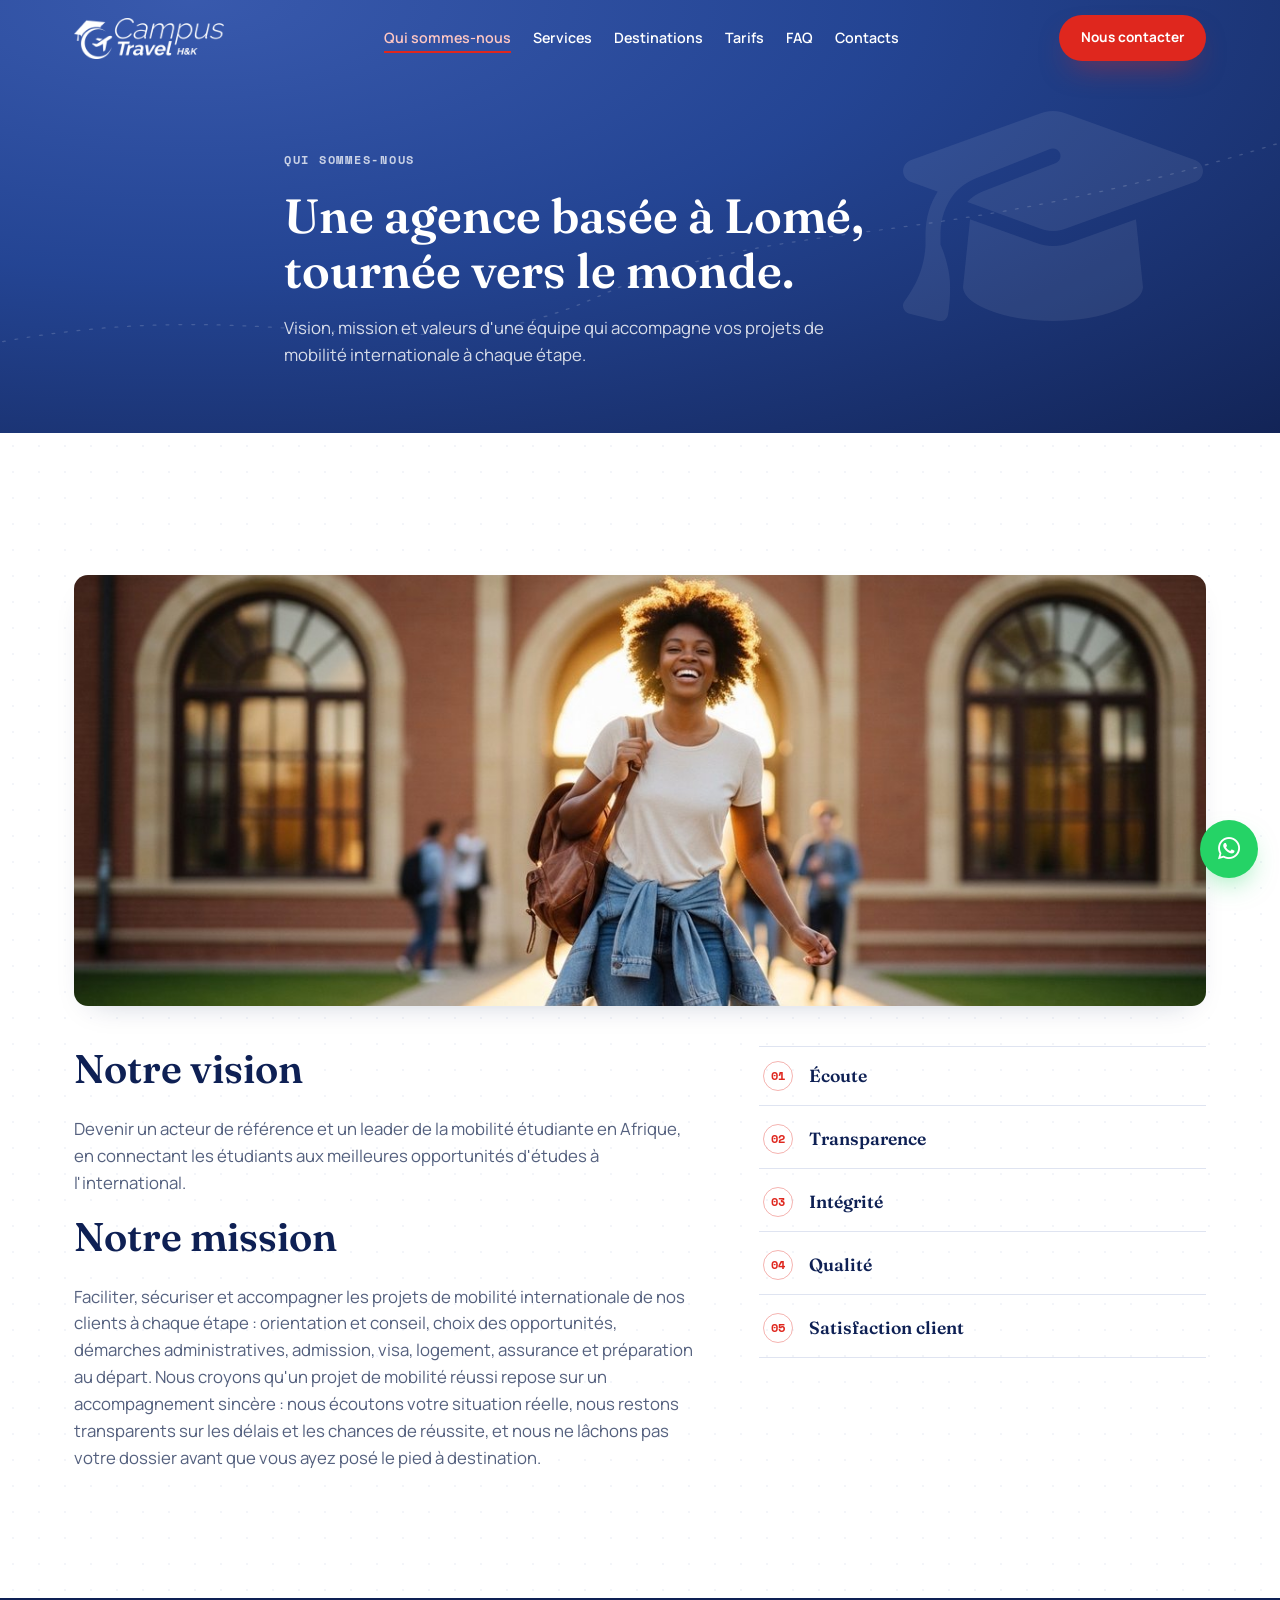
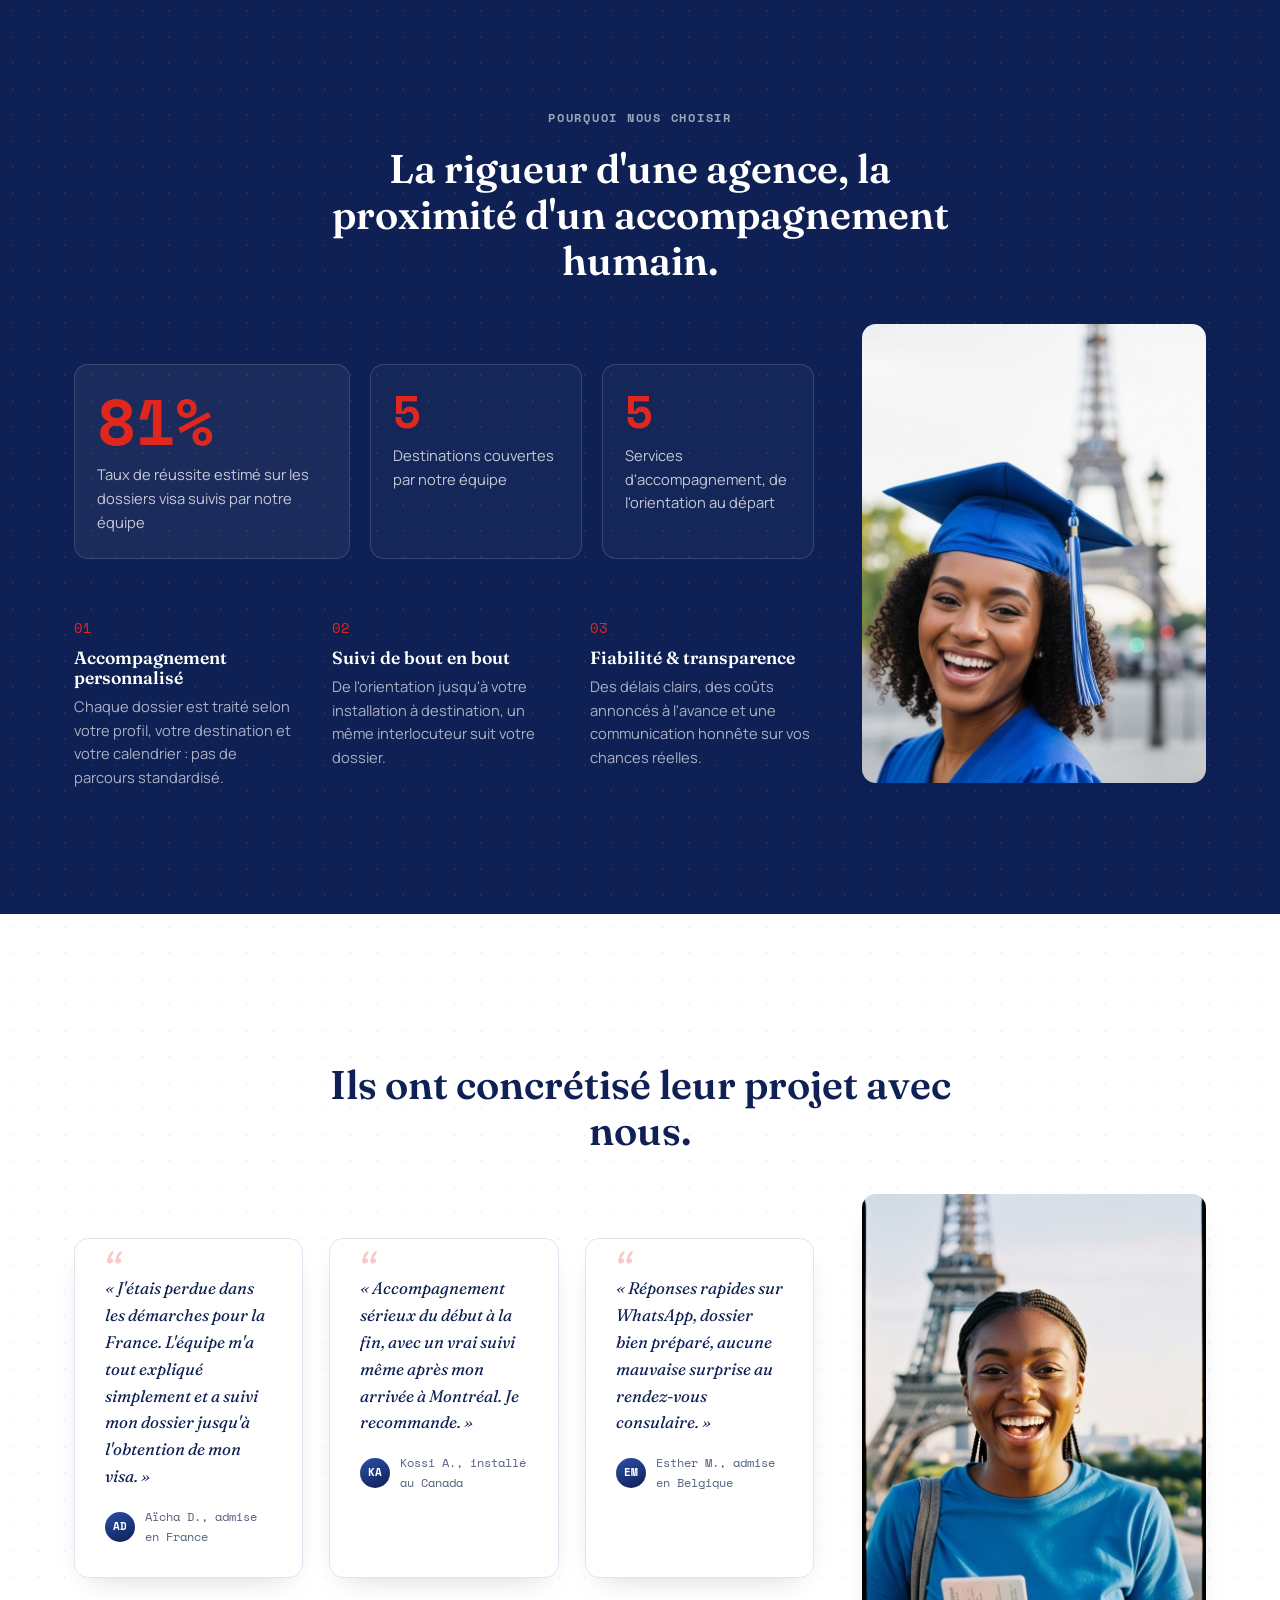
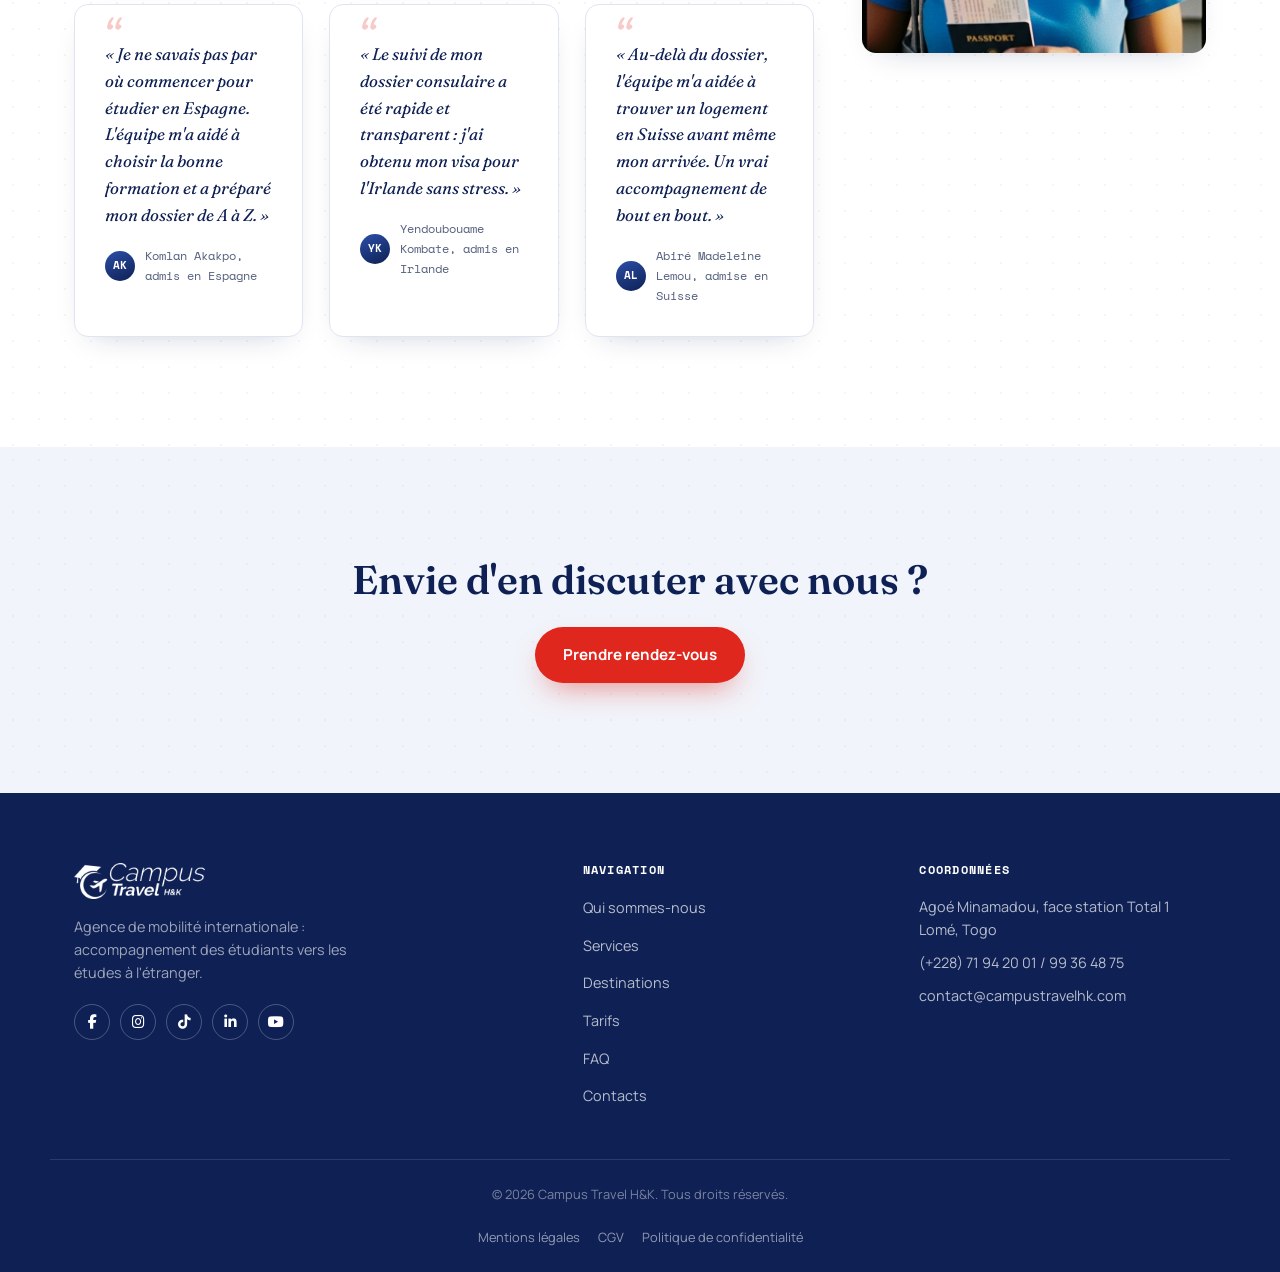
<file: a-propos.html>
<!DOCTYPE html>
<html lang="fr">
<head>
<meta charset="UTF-8">
<meta name="viewport" content="width=device-width, initial-scale=1.0">
<title>Qui sommes-nous · Campus Travel H&amp;K</title>
<meta name="description" content="Découvrez Campus Travel H&K : vision, mission, valeurs, notre taux de réussite visa et les témoignages de nos clients accompagnés vers l'étranger.">
<meta name="author" content="Campus Travel H&K">

<meta property="og:type" content="website">
<meta property="og:title" content="Qui sommes-nous · Campus Travel H&K">
<meta property="og:description" content="Vision, mission, valeurs et engagements d'une agence de mobilité internationale.">
<meta property="og:image" content="https://campustravelhk.com/assets/og-image.jpg">
<meta property="og:image:width" content="1200">
<meta property="og:image:height" content="630">
<meta property="og:locale" content="fr_FR">

<link rel="icon" type="image/png" href="assets/favicon.png">

<link rel="preconnect" href="https://fonts.googleapis.com">
<link rel="preconnect" href="https://fonts.gstatic.com" crossorigin>
<link href="https://fonts.googleapis.com/css2?family=Fraunces:opsz,wght@9..144,400;9..144,500;9..144,600;9..144,700&family=Manrope:wght@400;500;600;700;800&family=Space+Mono:wght@400;700&family=Caveat:wght@600;700&display=swap" rel="stylesheet">

<link rel="stylesheet" href="https://cdnjs.cloudflare.com/ajax/libs/font-awesome/6.5.1/css/all.min.css" integrity="sha512-DTOQO9RWCH3ppGqcWaEA1BIZOC6xxalwEsw9c2QQeAIftl+Vegovlnee1c9QX4TctnWMn13TZye+giMm8e2LwA==" crossorigin="anonymous" referrerpolicy="no-referrer">
<link rel="stylesheet" href="css/style.css">
</head>
<body>

<a class="skip-link" href="#main">Aller au contenu</a>

<!-- header -->
<header class="site-header" id="siteHeader">
  <div class="wrap header-inner">
    <a href="index.html" class="brand">
      <img src="assets/logo.png" alt="Campus Travel H&amp;K" class="brand-mark" width="150" height="41">
    </a>

    <nav class="main-nav" id="mainNav" aria-label="Navigation principale">
      <ul>
        <li><a href="a-propos.html" aria-current="page">Qui sommes-nous</a></li>
        <li><a href="services.html">Services</a></li>
        <li><a href="destinations.html">Destinations</a></li>
        <li><a href="tarifs.html">Tarifs</a></li>
        <li><a href="faq.html">FAQ</a></li>
        <li><a href="contact.html">Contacts</a></li>
      </ul>
      <a href="contact.html" class="btn btn-primary nav-cta-mobile">Nous contacter</a>
    </nav>

    <div class="header-actions">
      <a href="contact.html" class="btn btn-primary btn-sm">Nous contacter</a>
      <button class="nav-toggle" id="navToggle" aria-expanded="false" aria-controls="mainNav" aria-label="Ouvrir le menu">
        <span></span><span></span><span></span>
      </button>
    </div>
  </div>
</header>

<main id="main">

  <!-- en-tete de page -->
  <section class="page-header">
    <div class="hero-bg" aria-hidden="true">
      <svg class="route-lines" viewBox="0 0 1200 700" preserveAspectRatio="none">
        <path d="M-20,560 C260,460 380,620 560,480 C740,340 860,420 1220,220" />
      </svg>
    </div>
    <i class="page-header-icon fa-solid fa-graduation-cap" aria-hidden="true"></i>
    <div class="wrap">
      <p class="eyebrow eyebrow-light" data-reveal>Qui sommes-nous</p>
      <h1 data-reveal>Une agence basée à Lomé, tournée vers le monde.</h1>
      <p class="page-header-sub" data-reveal>Vision, mission et valeurs d'une équipe qui accompagne vos projets de mobilité internationale à chaque étape.</p>
    </div>
  </section>

  <!-- vision / mission -->
  <section class="section">
    <div class="wrap">
      <div class="about-photo" data-reveal>
        <img src="assets/photos/about-campus.jpg" alt="Étudiante souriante traversant le campus, sac à dos sur l'épaule" loading="lazy" width="1200" height="654">
      </div>

      <div class="about-grid">
        <div class="about-text" data-reveal>
          <h2>Notre vision</h2>
          <p>
            Devenir un acteur de référence et un leader de la mobilité étudiante en Afrique, en connectant
            les étudiants aux meilleures opportunités d'études à l'international.
          </p>
          <h2>Notre mission</h2>
          <p>
            Faciliter, sécuriser et accompagner les projets de mobilité internationale de nos clients à
            chaque étape : orientation et conseil, choix des opportunités, démarches administratives,
            admission, visa, logement, assurance et préparation au départ. Nous croyons qu'un projet de
            mobilité réussi repose sur un accompagnement sincère : nous écoutons votre situation réelle,
            nous restons transparents sur les délais et les chances de réussite, et nous ne lâchons pas
            votre dossier avant que vous ayez posé le pied à destination.
          </p>
        </div>

        <ul class="values-list" data-reveal>
          <li><span class="value-num">01</span><span>Écoute</span></li>
          <li><span class="value-num">02</span><span>Transparence</span></li>
          <li><span class="value-num">03</span><span>Intégrité</span></li>
          <li><span class="value-num">04</span><span>Qualité</span></li>
          <li><span class="value-num">05</span><span>Satisfaction client</span></li>
        </ul>
      </div>
    </div>
  </section>

  <!-- pourquoi nous -->
  <section class="section section-dark" id="pourquoi">
    <div class="wrap">
      <div class="text-center">
        <p class="eyebrow eyebrow-light" data-reveal>Pourquoi nous choisir</p>
        <h2 class="h-light" data-reveal>La rigueur d'une agence, la proximité d'un accompagnement humain.</h2>
      </div>

      <div class="split-layout">
        <div class="split-content">
          <div class="stats-row" data-reveal>
            <div class="stat-tile stat-tile-main">
              <span class="stat-number" data-target="96" data-suffix="%">96%</span>
              <p class="stat-label">Taux de réussite estimé sur les dossiers visa suivis par notre équipe</p>
            </div>
            <div class="stat-tile">
              <span class="stat-number" data-target="6">6</span>
              <p class="stat-label">Destinations couvertes par notre équipe</p>
            </div>
            <div class="stat-tile">
              <span class="stat-number" data-target="6">6</span>
              <p class="stat-label">Services d'accompagnement, de l'orientation au départ</p>
            </div>
          </div>

          <div class="reasons-grid" data-reveal>
            <div class="reason">
              <span class="reason-num">01</span>
              <h3>Accompagnement personnalisé</h3>
              <p>Chaque dossier est traité selon votre profil, votre destination et votre calendrier : pas de parcours standardisé.</p>
            </div>
            <div class="reason">
              <span class="reason-num">02</span>
              <h3>Suivi de bout en bout</h3>
              <p>De l'orientation jusqu'à votre installation à destination, un même interlocuteur suit votre dossier.</p>
            </div>
            <div class="reason">
              <span class="reason-num">03</span>
              <h3>Fiabilité &amp; transparence</h3>
              <p>Des délais clairs, des coûts annoncés à l'avance et une communication honnête sur vos chances réelles.</p>
            </div>
          </div>
        </div>

        <figure class="split-photo" data-reveal>
          <img src="assets/photos/success-graduate-eiffel.jpg" alt="Jeune diplômée souriante, tour Eiffel en arrière-plan, après un accompagnement réussi vers la France" loading="lazy" width="700" height="1283">
        </figure>
      </div>
    </div>
  </section>

  <!-- temoignages -->
  <section class="section" id="temoignages">
    <div class="wrap">
      <div class="text-center">
        <p class="eyebrow" data-reveal>Témoignages</p>
        <h2 data-reveal>Ils ont concrétisé leur projet avec nous.</h2>
      </div>

      <div class="split-layout">
        <div class="split-content">
          <div class="cards-grid testimonials-grid">
            <blockquote class="testimonial" data-reveal>
              <p>« J'étais perdue dans les démarches pour la France. L'équipe m'a tout expliqué simplement et a suivi mon dossier jusqu'à l'obtention de mon visa. »</p>
              <footer><span class="avatar-initials" aria-hidden="true">AD</span> Aïcha D., admise en France</footer>
            </blockquote>
            <blockquote class="testimonial" data-reveal>
              <p>« Accompagnement sérieux du début à la fin, avec un vrai suivi même après mon arrivée à Montréal. Je recommande. »</p>
              <footer><span class="avatar-initials" aria-hidden="true">KA</span> Kossi A., installé au Canada</footer>
            </blockquote>
            <blockquote class="testimonial" data-reveal>
              <p>« Réponses rapides sur WhatsApp, dossier bien préparé, aucune mauvaise surprise au rendez-vous consulaire. »</p>
              <footer><span class="avatar-initials" aria-hidden="true">EM</span> Esther M., admise en Belgique</footer>
            </blockquote>
            <blockquote class="testimonial" data-reveal>
              <p>« Je ne savais pas par où commencer pour étudier en Espagne. L'équipe m'a aidé à choisir la bonne formation et a préparé mon dossier de A à Z. »</p>
              <footer><span class="avatar-initials" aria-hidden="true">AK</span> Komlan Akakpo, admis en Espagne</footer>
            </blockquote>
            <blockquote class="testimonial" data-reveal>
              <p>« Le suivi de mon dossier consulaire a été rapide et transparent : j'ai obtenu mon visa pour l'Irlande sans stress. »</p>
              <footer><span class="avatar-initials" aria-hidden="true">YK</span> Yendoubouame Kombate, admis en Irlande</footer>
            </blockquote>
            <blockquote class="testimonial" data-reveal>
              <p>« Au-delà du dossier, l'équipe m'a aidée à trouver un logement en Suisse avant même mon arrivée. Un vrai accompagnement de bout en bout. »</p>
              <footer><span class="avatar-initials" aria-hidden="true">AL</span> Abiré Madeleine Lemou, admise en Suisse</footer>
            </blockquote>
          </div>
        </div>
        <figure class="split-photo" data-reveal>
          <img src="assets/photos/apropos-temoignage.jpg" alt="Jeune voyageuse joyeuse, passeport en main, tour Eiffel en arrière-plan" loading="lazy" width="700" height="1283">
        </figure>
      </div>
    </div>
  </section>

  <!-- cta -->
  <section class="section section-alt text-center">
    <div class="wrap">
      <h2>Envie d'en discuter avec nous ?</h2>
      <a href="contact.html" class="btn btn-primary">Prendre rendez-vous</a>
    </div>
  </section>

</main>

<!-- footer -->
<footer class="site-footer">
  <div class="wrap footer-inner">
    <div class="footer-brand">
      <a href="index.html" class="brand brand-footer">
        <img src="assets/logo-white.png" alt="Campus Travel H&amp;K" class="brand-mark brand-mark-footer" width="131" height="36">
      </a>
      <p>Agence de mobilité internationale : accompagnement des étudiants vers les études à l'étranger.</p>
      <div class="social-row">
        <a href="https://www.facebook.com/share/1EqnQUUzoS/" aria-label="Facebook" class="social-icon" target="_blank" rel="noopener"><i class="fa-brands fa-facebook-f" aria-hidden="true"></i></a>
        <a href="https://www.instagram.com/campustravel_hk/" aria-label="Instagram" class="social-icon" target="_blank" rel="noopener"><i class="fa-brands fa-instagram" aria-hidden="true"></i></a>
        <a href="https://www.tiktok.com/@campustravel_hk" aria-label="TikTok" class="social-icon" target="_blank" rel="noopener"><i class="fa-brands fa-tiktok" aria-hidden="true"></i></a>
        <a href="https://www.linkedin.com/company/campus-travel-h-k" aria-label="LinkedIn" class="social-icon" target="_blank" rel="noopener"><i class="fa-brands fa-linkedin-in" aria-hidden="true"></i></a>
        <a href="https://www.youtube.com/@campustravel_hk" aria-label="YouTube" class="social-icon" target="_blank" rel="noopener"><i class="fa-brands fa-youtube" aria-hidden="true"></i></a>
      </div>
    </div>

    <div class="footer-links">
      <h3>Navigation</h3>
      <ul>
        <li><a href="a-propos.html">Qui sommes-nous</a></li>
        <li><a href="services.html">Services</a></li>
        <li><a href="destinations.html">Destinations</a></li>
        <li><a href="tarifs.html">Tarifs</a></li>
        <li><a href="faq.html">FAQ</a></li>
        <li><a href="contact.html">Contacts</a></li>
      </ul>
    </div>

    <div class="footer-contact">
      <h3>Coordonnées</h3>
      <p>Agoé Minamadou, face station Total 1<br>Lomé, Togo</p>
      <p><a href="tel:+22871942001">(+228) 71 94 20 01</a> / <a href="tel:+22899364875">99 36 48 75</a></p>
      <p><a href="mailto:contact@campustravelhk.com">contact@campustravelhk.com</a></p>
    </div>
  </div>

  <div class="wrap footer-legal">
    <p>© <span id="year"></span> Campus Travel H&amp;K. Tous droits réservés.</p>
    <nav class="footer-legal-nav" aria-label="Mentions légales">
      <a href="mentions-legales.html">Mentions légales</a>
      <a href="cgv.html">CGV</a>
      <a href="confidentialite.html">Politique de confidentialité</a>
    </nav>
  </div>
</footer>

<!-- whatsapp flottant -->
<a class="whatsapp-float" href="https://wa.me/22899364875?text=Bonjour%20Campus%20Travel%20H%26K%2C%20je%20souhaite%20des%20informations%20sur%20mon%20projet%20de%20mobilit%C3%A9%20internationale." target="_blank" rel="noopener" aria-label="Contacter Campus Travel H&K sur WhatsApp">
  <i class="fa-brands fa-whatsapp" aria-hidden="true"></i>
</a>

<script src="js/script.js" defer></script>
</body>
</html>
</file>
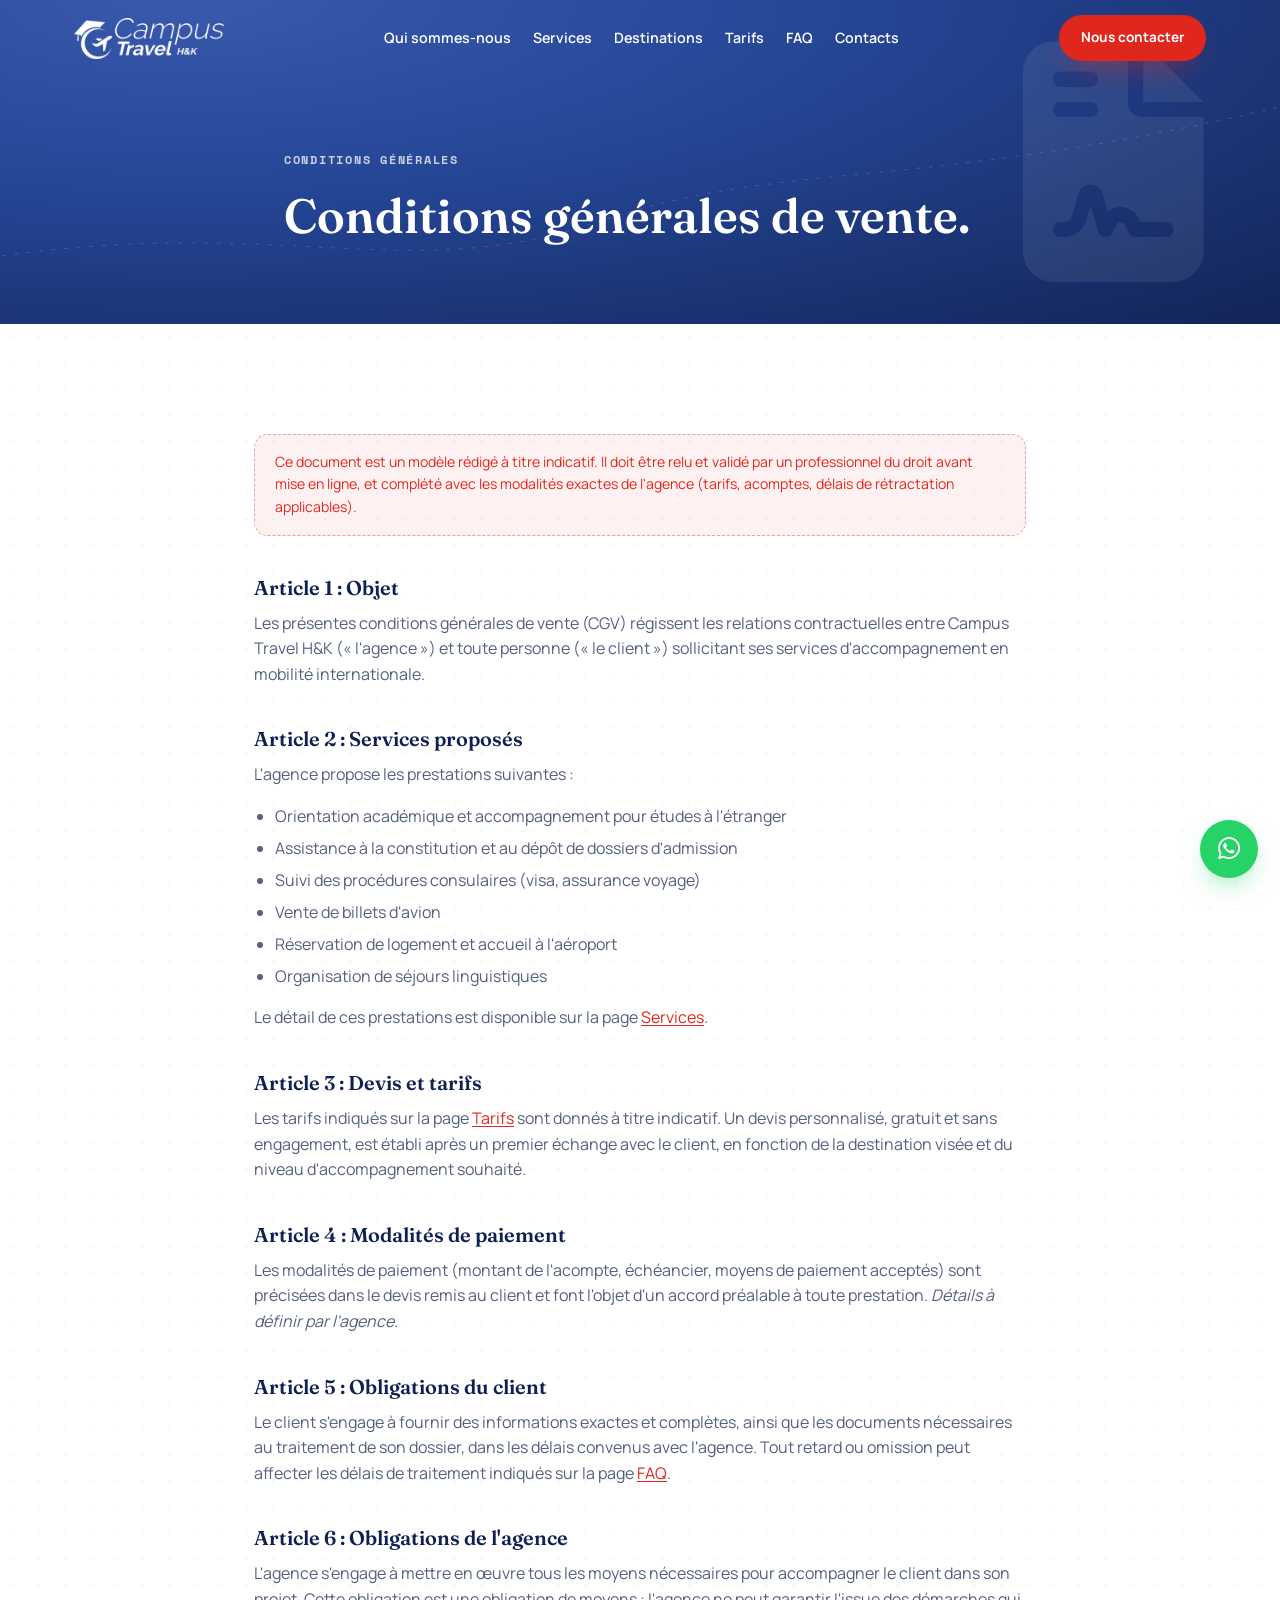
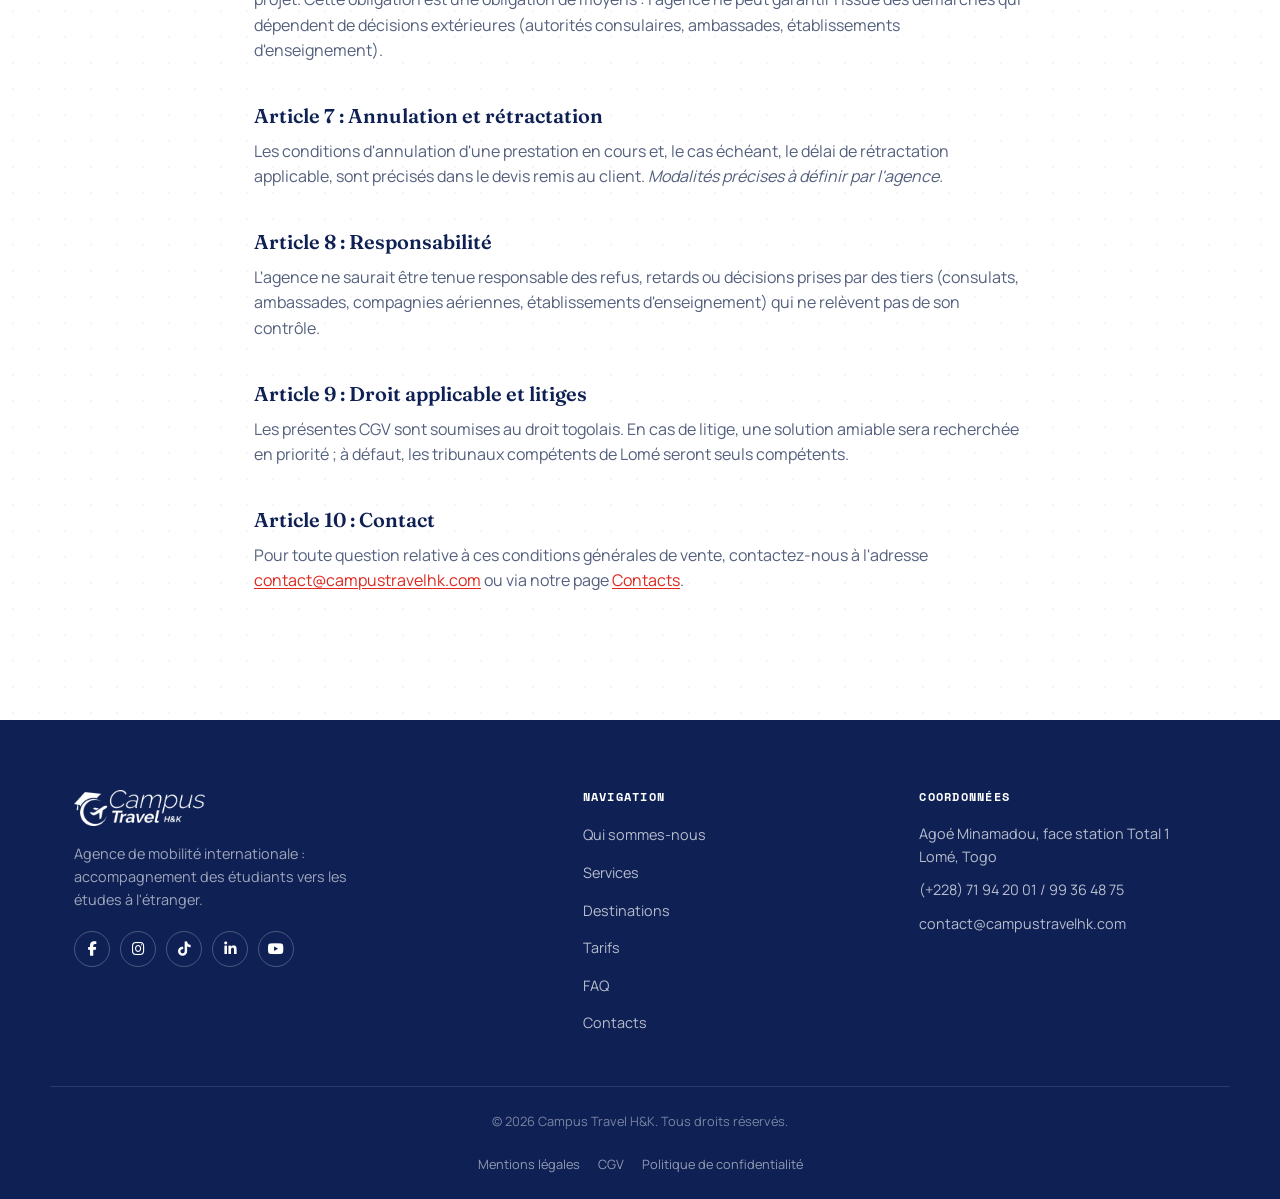
<file: cgv.html>
<!DOCTYPE html>
<html lang="fr">
<head>
<meta charset="UTF-8">
<meta name="viewport" content="width=device-width, initial-scale=1.0">
<title>Conditions générales de vente · Campus Travel H&amp;K</title>
<meta name="description" content="Conditions générales de vente des prestations d'accompagnement de Campus Travel H&K.">
<meta name="robots" content="noindex, follow">
<meta name="author" content="Campus Travel H&K">

<meta property="og:type" content="website">
<meta property="og:title" content="Conditions générales de vente · Campus Travel H&K">
<meta property="og:description" content="Conditions générales de vente des prestations d'accompagnement de Campus Travel H&K.">
<meta property="og:image" content="https://campustravelhk.com/assets/og-image.jpg">
<meta property="og:image:width" content="1200">
<meta property="og:image:height" content="630">
<meta property="og:locale" content="fr_FR">

<link rel="icon" type="image/png" href="assets/favicon.png">

<link rel="preconnect" href="https://fonts.googleapis.com">
<link rel="preconnect" href="https://fonts.gstatic.com" crossorigin>
<link href="https://fonts.googleapis.com/css2?family=Fraunces:opsz,wght@9..144,400;9..144,500;9..144,600;9..144,700&family=Manrope:wght@400;500;600;700;800&family=Space+Mono:wght@400;700&family=Caveat:wght@600;700&display=swap" rel="stylesheet">

<link rel="stylesheet" href="https://cdnjs.cloudflare.com/ajax/libs/font-awesome/6.5.1/css/all.min.css" integrity="sha512-DTOQO9RWCH3ppGqcWaEA1BIZOC6xxalwEsw9c2QQeAIftl+Vegovlnee1c9QX4TctnWMn13TZye+giMm8e2LwA==" crossorigin="anonymous" referrerpolicy="no-referrer">
<link rel="stylesheet" href="css/style.css">
</head>
<body>

<a class="skip-link" href="#main">Aller au contenu</a>

<!-- header -->
<header class="site-header" id="siteHeader">
  <div class="wrap header-inner">
    <a href="index.html" class="brand">
      <img src="assets/logo.png" alt="Campus Travel H&amp;K" class="brand-mark" width="150" height="41">
    </a>

    <nav class="main-nav" id="mainNav" aria-label="Navigation principale">
      <ul>
        <li><a href="a-propos.html">Qui sommes-nous</a></li>
        <li><a href="services.html">Services</a></li>
        <li><a href="destinations.html">Destinations</a></li>
        <li><a href="tarifs.html">Tarifs</a></li>
        <li><a href="faq.html">FAQ</a></li>
        <li><a href="contact.html">Contacts</a></li>
      </ul>
      <a href="contact.html" class="btn btn-primary nav-cta-mobile">Nous contacter</a>
    </nav>

    <div class="header-actions">
      <a href="contact.html" class="btn btn-primary btn-sm">Nous contacter</a>
      <button class="nav-toggle" id="navToggle" aria-expanded="false" aria-controls="mainNav" aria-label="Ouvrir le menu">
        <span></span><span></span><span></span>
      </button>
    </div>
  </div>
</header>

<main id="main">

  <!-- en-tete de page -->
  <section class="page-header">
    <div class="hero-bg" aria-hidden="true">
      <svg class="route-lines" viewBox="0 0 1200 700" preserveAspectRatio="none">
        <path d="M-20,560 C260,460 380,620 560,480 C740,340 860,420 1220,220" />
      </svg>
    </div>
    <i class="page-header-icon fa-solid fa-file-contract" aria-hidden="true"></i>
    <div class="wrap">
      <p class="eyebrow eyebrow-light" data-reveal>Conditions générales</p>
      <h1 data-reveal>Conditions générales de vente.</h1>
    </div>
  </section>

  <!-- contenu -->
  <section class="section">
    <div class="wrap wrap-narrow">
      <p class="legal-disclaimer">
        Ce document est un modèle rédigé à titre indicatif. Il doit être relu et validé par un
        professionnel du droit avant mise en ligne, et complété avec les modalités exactes de
        l'agence (tarifs, acomptes, délais de rétractation applicables).
      </p>

      <div class="legal-content">
        <h2>Article 1 : Objet</h2>
        <p>
          Les présentes conditions générales de vente (CGV) régissent les relations contractuelles
          entre Campus Travel H&amp;K (« l'agence ») et toute personne (« le client ») sollicitant
          ses services d'accompagnement en mobilité internationale.
        </p>

        <h2>Article 2 : Services proposés</h2>
        <p>L'agence propose les prestations suivantes :</p>
        <ul>
          <li>Orientation académique et accompagnement pour études à l'étranger</li>
          <li>Assistance à la constitution et au dépôt de dossiers d'admission</li>
          <li>Suivi des procédures consulaires (visa, assurance voyage)</li>
          <li>Vente de billets d'avion</li>
          <li>Réservation de logement et accueil à l'aéroport</li>
          <li>Organisation de séjours linguistiques</li>
        </ul>
        <p>Le détail de ces prestations est disponible sur la page <a href="services.html">Services</a>.</p>

        <h2>Article 3 : Devis et tarifs</h2>
        <p>
          Les tarifs indiqués sur la page <a href="tarifs.html">Tarifs</a> sont donnés à titre
          indicatif. Un devis personnalisé, gratuit et sans engagement, est établi après un premier
          échange avec le client, en fonction de la destination visée et du niveau d'accompagnement
          souhaité.
        </p>

        <h2>Article 4 : Modalités de paiement</h2>
        <p>
          Les modalités de paiement (montant de l'acompte, échéancier, moyens de paiement acceptés)
          sont précisées dans le devis remis au client et font l'objet d'un accord préalable à toute
          prestation. <em>Détails à définir par l'agence.</em>
        </p>

        <h2>Article 5 : Obligations du client</h2>
        <p>
          Le client s'engage à fournir des informations exactes et complètes, ainsi que les documents
          nécessaires au traitement de son dossier, dans les délais convenus avec l'agence. Tout
          retard ou omission peut affecter les délais de traitement indiqués sur la page
          <a href="faq.html">FAQ</a>.
        </p>

        <h2>Article 6 : Obligations de l'agence</h2>
        <p>
          L'agence s'engage à mettre en œuvre tous les moyens nécessaires pour accompagner le client
          dans son projet. Cette obligation est une obligation de moyens : l'agence ne peut garantir
          l'issue des démarches qui dépendent de décisions extérieures (autorités consulaires,
          ambassades, établissements d'enseignement).
        </p>

        <h2>Article 7 : Annulation et rétractation</h2>
        <p>
          Les conditions d'annulation d'une prestation en cours et, le cas échéant, le délai de
          rétractation applicable, sont précisés dans le devis remis au client.
          <em>Modalités précises à définir par l'agence.</em>
        </p>

        <h2>Article 8 : Responsabilité</h2>
        <p>
          L'agence ne saurait être tenue responsable des refus, retards ou décisions prises par des
          tiers (consulats, ambassades, compagnies aériennes, établissements d'enseignement) qui ne
          relèvent pas de son contrôle.
        </p>

        <h2>Article 9 : Droit applicable et litiges</h2>
        <p>
          Les présentes CGV sont soumises au droit togolais. En cas de litige, une solution amiable
          sera recherchée en priorité ; à défaut, les tribunaux compétents de Lomé seront seuls
          compétents.
        </p>

        <h2>Article 10 : Contact</h2>
        <p>
          Pour toute question relative à ces conditions générales de vente, contactez-nous à
          l'adresse <a href="mailto:contact@campustravelhk.com">contact@campustravelhk.com</a> ou via
          notre page <a href="contact.html">Contacts</a>.
        </p>
      </div>
    </div>
  </section>

</main>

<!-- footer -->
<footer class="site-footer">
  <div class="wrap footer-inner">
    <div class="footer-brand">
      <a href="index.html" class="brand brand-footer">
        <img src="assets/logo-white.png" alt="Campus Travel H&amp;K" class="brand-mark brand-mark-footer" width="131" height="36">
      </a>
      <p>Agence de mobilité internationale : accompagnement des étudiants vers les études à l'étranger.</p>
      <div class="social-row">
        <a href="https://www.facebook.com/share/1EqnQUUzoS/" aria-label="Facebook" class="social-icon" target="_blank" rel="noopener"><i class="fa-brands fa-facebook-f" aria-hidden="true"></i></a>
        <a href="https://www.instagram.com/campustravel_hk/" aria-label="Instagram" class="social-icon" target="_blank" rel="noopener"><i class="fa-brands fa-instagram" aria-hidden="true"></i></a>
        <a href="https://www.tiktok.com/@campustravel_hk" aria-label="TikTok" class="social-icon" target="_blank" rel="noopener"><i class="fa-brands fa-tiktok" aria-hidden="true"></i></a>
        <a href="https://www.linkedin.com/company/campus-travel-h-k" aria-label="LinkedIn" class="social-icon" target="_blank" rel="noopener"><i class="fa-brands fa-linkedin-in" aria-hidden="true"></i></a>
        <a href="https://www.youtube.com/@campustravel_hk" aria-label="YouTube" class="social-icon" target="_blank" rel="noopener"><i class="fa-brands fa-youtube" aria-hidden="true"></i></a>
      </div>
    </div>

    <div class="footer-links">
      <h3>Navigation</h3>
      <ul>
        <li><a href="a-propos.html">Qui sommes-nous</a></li>
        <li><a href="services.html">Services</a></li>
        <li><a href="destinations.html">Destinations</a></li>
        <li><a href="tarifs.html">Tarifs</a></li>
        <li><a href="faq.html">FAQ</a></li>
        <li><a href="contact.html">Contacts</a></li>
      </ul>
    </div>

    <div class="footer-contact">
      <h3>Coordonnées</h3>
      <p>Agoé Minamadou, face station Total 1<br>Lomé, Togo</p>
      <p><a href="tel:+22871942001">(+228) 71 94 20 01</a> / <a href="tel:+22899364875">99 36 48 75</a></p>
      <p><a href="mailto:contact@campustravelhk.com">contact@campustravelhk.com</a></p>
    </div>
  </div>

  <div class="wrap footer-legal">
    <p>© <span id="year"></span> Campus Travel H&amp;K. Tous droits réservés.</p>
    <nav class="footer-legal-nav" aria-label="Mentions légales">
      <a href="mentions-legales.html">Mentions légales</a>
      <a href="cgv.html" aria-current="page">CGV</a>
      <a href="confidentialite.html">Politique de confidentialité</a>
    </nav>
  </div>
</footer>

<!-- whatsapp flottant -->
<a class="whatsapp-float" href="https://wa.me/22899364875?text=Bonjour%20Campus%20Travel%20H%26K%2C%20je%20souhaite%20des%20informations%20sur%20mon%20projet%20de%20mobilit%C3%A9%20internationale." target="_blank" rel="noopener" aria-label="Contacter Campus Travel H&K sur WhatsApp">
  <i class="fa-brands fa-whatsapp" aria-hidden="true"></i>
</a>

<script src="js/script.js" defer></script>
</body>
</html>
</file>
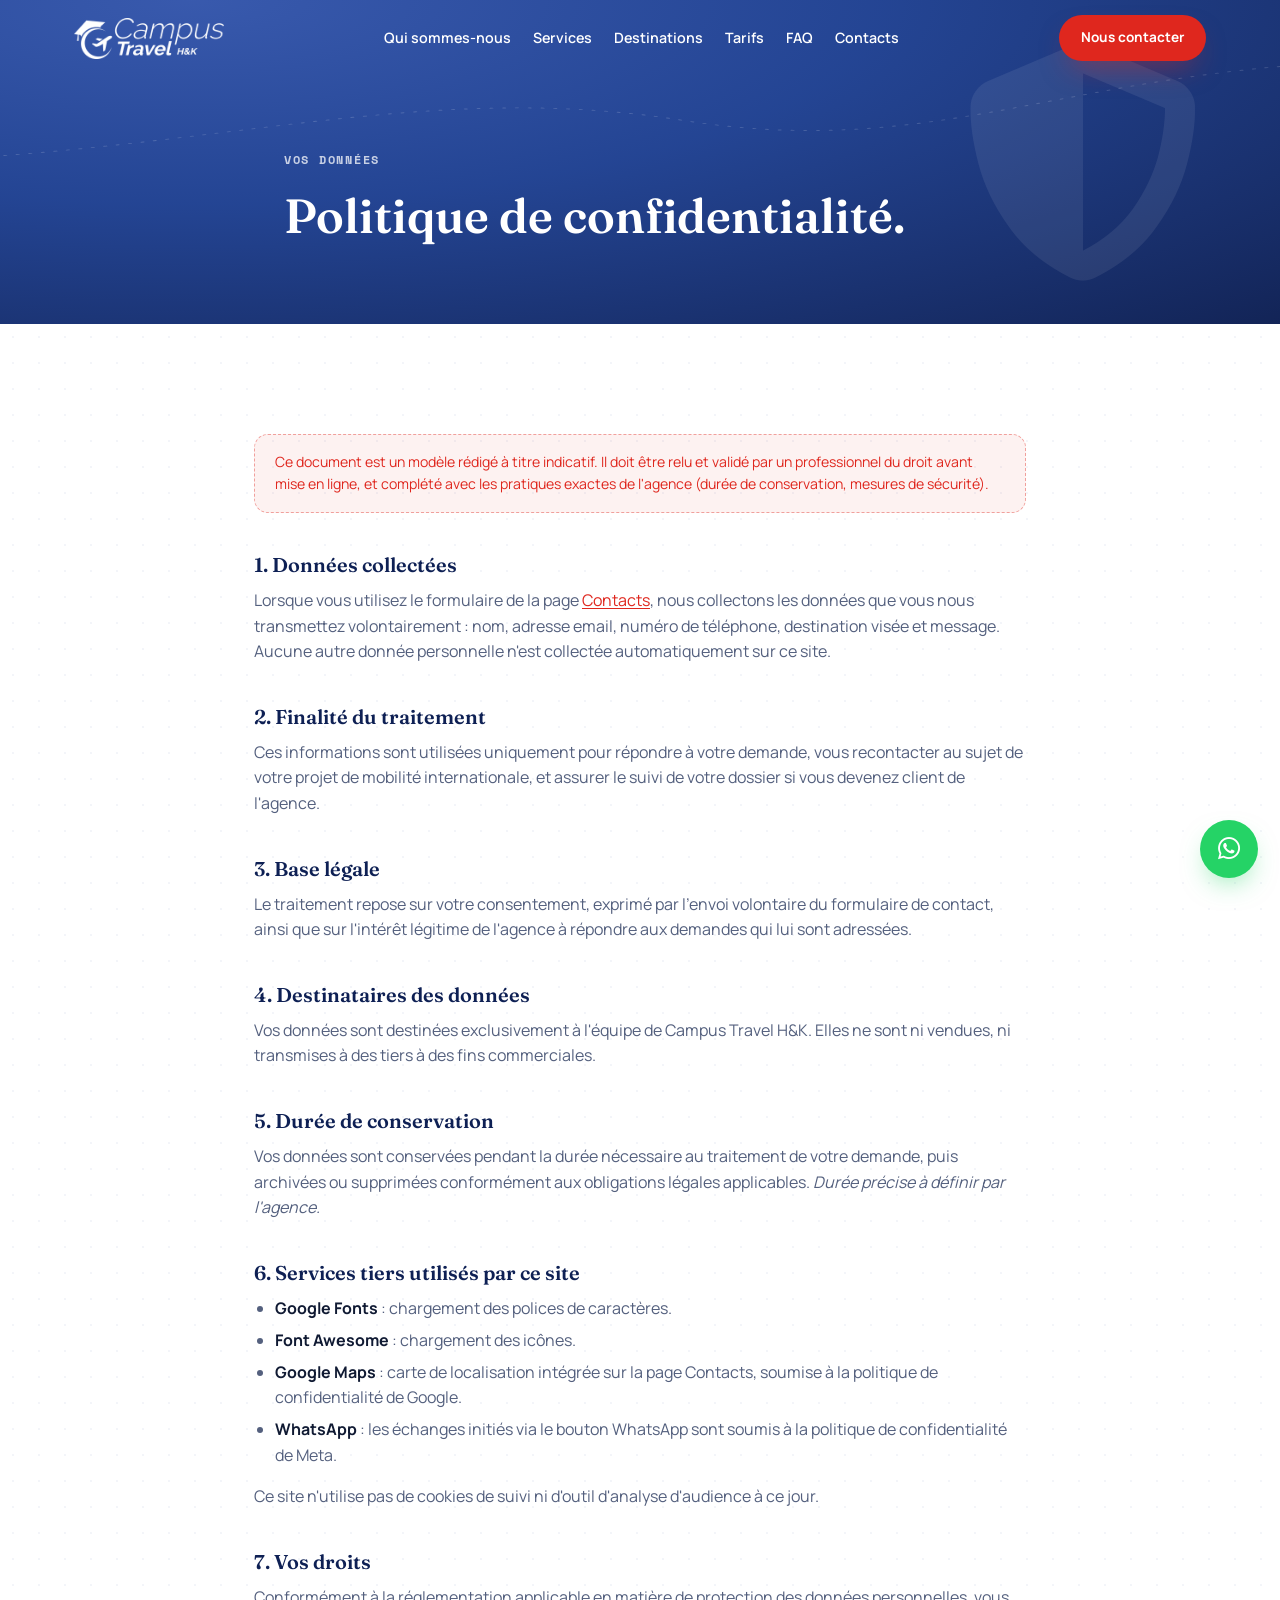
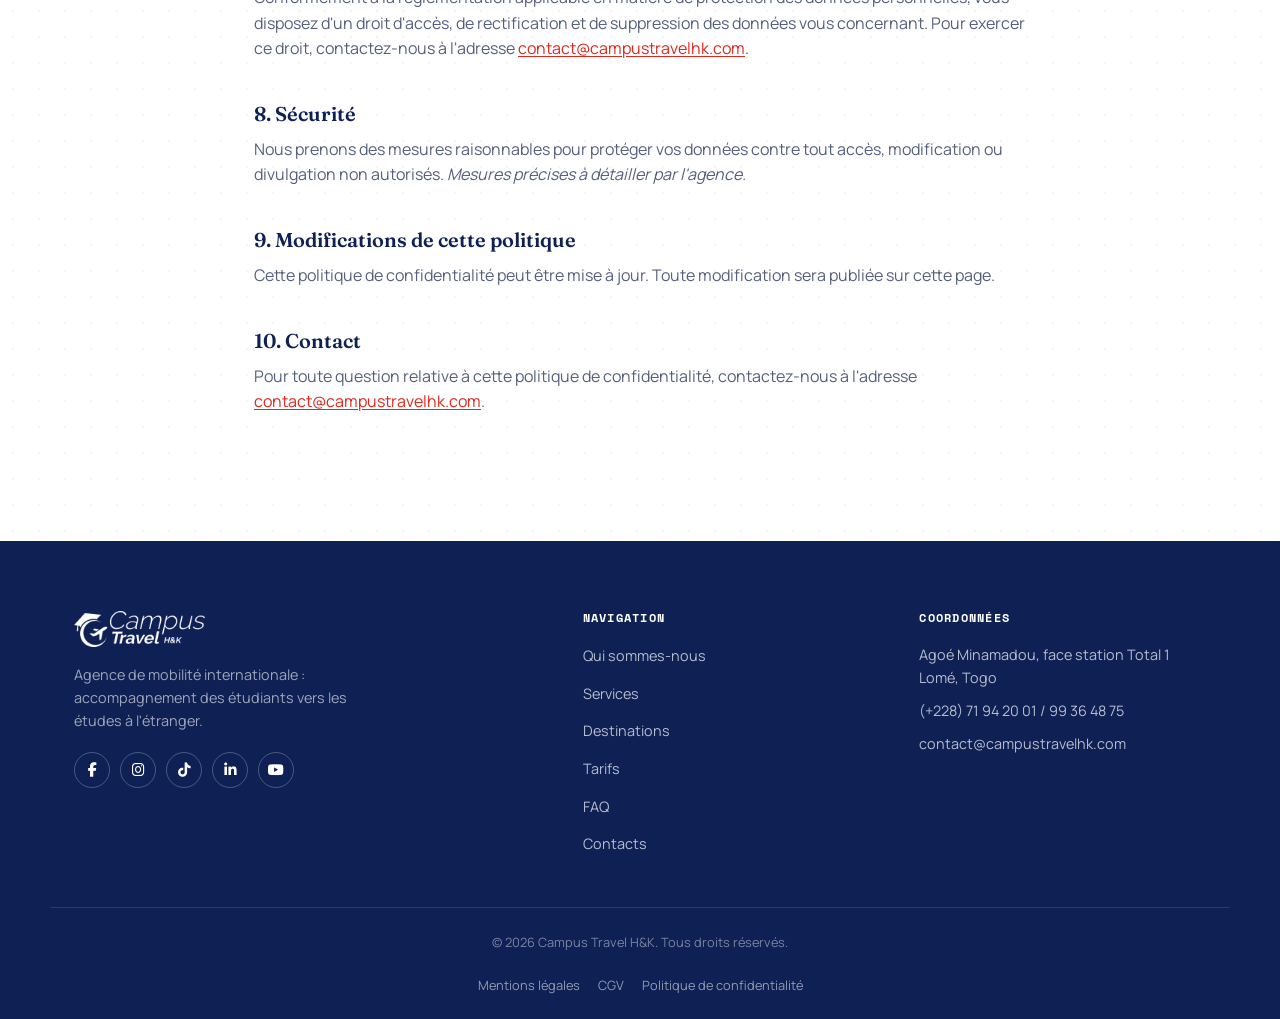
<file: confidentialite.html>
<!DOCTYPE html>
<html lang="fr">
<head>
<meta charset="UTF-8">
<meta name="viewport" content="width=device-width, initial-scale=1.0">
<title>Politique de confidentialité · Campus Travel H&amp;K</title>
<meta name="description" content="Politique de confidentialité du site Campus Travel H&K : données collectées, finalités, droits des utilisateurs.">
<meta name="robots" content="noindex, follow">
<meta name="author" content="Campus Travel H&K">

<meta property="og:type" content="website">
<meta property="og:title" content="Politique de confidentialité · Campus Travel H&K">
<meta property="og:description" content="Politique de confidentialité du site Campus Travel H&K : données collectées, finalités, droits des utilisateurs.">
<meta property="og:image" content="https://campustravelhk.com/assets/og-image.jpg">
<meta property="og:image:width" content="1200">
<meta property="og:image:height" content="630">
<meta property="og:locale" content="fr_FR">

<link rel="icon" type="image/png" href="assets/favicon.png">

<link rel="preconnect" href="https://fonts.googleapis.com">
<link rel="preconnect" href="https://fonts.gstatic.com" crossorigin>
<link href="https://fonts.googleapis.com/css2?family=Fraunces:opsz,wght@9..144,400;9..144,500;9..144,600;9..144,700&family=Manrope:wght@400;500;600;700;800&family=Space+Mono:wght@400;700&family=Caveat:wght@600;700&display=swap" rel="stylesheet">

<link rel="stylesheet" href="https://cdnjs.cloudflare.com/ajax/libs/font-awesome/6.5.1/css/all.min.css" integrity="sha512-DTOQO9RWCH3ppGqcWaEA1BIZOC6xxalwEsw9c2QQeAIftl+Vegovlnee1c9QX4TctnWMn13TZye+giMm8e2LwA==" crossorigin="anonymous" referrerpolicy="no-referrer">
<link rel="stylesheet" href="css/style.css">
</head>
<body>

<a class="skip-link" href="#main">Aller au contenu</a>

<!-- header -->
<header class="site-header" id="siteHeader">
  <div class="wrap header-inner">
    <a href="index.html" class="brand">
      <img src="assets/logo.png" alt="Campus Travel H&amp;K" class="brand-mark" width="150" height="41">
    </a>

    <nav class="main-nav" id="mainNav" aria-label="Navigation principale">
      <ul>
        <li><a href="a-propos.html">Qui sommes-nous</a></li>
        <li><a href="services.html">Services</a></li>
        <li><a href="destinations.html">Destinations</a></li>
        <li><a href="tarifs.html">Tarifs</a></li>
        <li><a href="faq.html">FAQ</a></li>
        <li><a href="contact.html">Contacts</a></li>
      </ul>
      <a href="contact.html" class="btn btn-primary nav-cta-mobile">Nous contacter</a>
    </nav>

    <div class="header-actions">
      <a href="contact.html" class="btn btn-primary btn-sm">Nous contacter</a>
      <button class="nav-toggle" id="navToggle" aria-expanded="false" aria-controls="mainNav" aria-label="Ouvrir le menu">
        <span></span><span></span><span></span>
      </button>
    </div>
  </div>
</header>

<main id="main">

  <!-- en-tete de page -->
  <section class="page-header">
    <div class="hero-bg" aria-hidden="true">
      <svg class="route-lines" viewBox="0 0 1200 700" preserveAspectRatio="none">
        <path d="M-20,340 C240,300 420,180 640,260 C860,340 980,180 1220,140" />
      </svg>
    </div>
    <i class="page-header-icon fa-solid fa-shield-halved" aria-hidden="true"></i>
    <div class="wrap">
      <p class="eyebrow eyebrow-light" data-reveal>Vos données</p>
      <h1 data-reveal>Politique de confidentialité.</h1>
    </div>
  </section>

  <!-- contenu -->
  <section class="section">
    <div class="wrap wrap-narrow">
      <p class="legal-disclaimer">
        Ce document est un modèle rédigé à titre indicatif. Il doit être relu et validé par un
        professionnel du droit avant mise en ligne, et complété avec les pratiques exactes de
        l'agence (durée de conservation, mesures de sécurité).
      </p>

      <div class="legal-content">
        <h2>1. Données collectées</h2>
        <p>
          Lorsque vous utilisez le formulaire de la page <a href="contact.html">Contacts</a>, nous
          collectons les données que vous nous transmettez volontairement : nom, adresse email,
          numéro de téléphone, destination visée et message. Aucune autre donnée personnelle n'est
          collectée automatiquement sur ce site.
        </p>

        <h2>2. Finalité du traitement</h2>
        <p>
          Ces informations sont utilisées uniquement pour répondre à votre demande, vous recontacter
          au sujet de votre projet de mobilité internationale, et assurer le suivi de votre dossier
          si vous devenez client de l'agence.
        </p>

        <h2>3. Base légale</h2>
        <p>
          Le traitement repose sur votre consentement, exprimé par l'envoi volontaire du formulaire
          de contact, ainsi que sur l'intérêt légitime de l'agence à répondre aux demandes qui lui
          sont adressées.
        </p>

        <h2>4. Destinataires des données</h2>
        <p>
          Vos données sont destinées exclusivement à l'équipe de Campus Travel H&amp;K. Elles ne sont
          ni vendues, ni transmises à des tiers à des fins commerciales.
        </p>

        <h2>5. Durée de conservation</h2>
        <p>
          Vos données sont conservées pendant la durée nécessaire au traitement de votre demande,
          puis archivées ou supprimées conformément aux obligations légales applicables.
          <em>Durée précise à définir par l'agence.</em>
        </p>

        <h2>6. Services tiers utilisés par ce site</h2>
        <ul>
          <li><strong>Google Fonts</strong> : chargement des polices de caractères.</li>
          <li><strong>Font Awesome</strong> : chargement des icônes.</li>
          <li><strong>Google Maps</strong> : carte de localisation intégrée sur la page Contacts, soumise à la politique de confidentialité de Google.</li>
          <li><strong>WhatsApp</strong> : les échanges initiés via le bouton WhatsApp sont soumis à la politique de confidentialité de Meta.</li>
        </ul>
        <p>Ce site n'utilise pas de cookies de suivi ni d'outil d'analyse d'audience à ce jour.</p>

        <h2>7. Vos droits</h2>
        <p>
          Conformément à la réglementation applicable en matière de protection des données
          personnelles, vous disposez d'un droit d'accès, de rectification et de suppression des
          données vous concernant. Pour exercer ce droit, contactez-nous à l'adresse
          <a href="mailto:contact@campustravelhk.com">contact@campustravelhk.com</a>.
        </p>

        <h2>8. Sécurité</h2>
        <p>
          Nous prenons des mesures raisonnables pour protéger vos données contre tout accès,
          modification ou divulgation non autorisés. <em>Mesures précises à détailler par l'agence.</em>
        </p>

        <h2>9. Modifications de cette politique</h2>
        <p>
          Cette politique de confidentialité peut être mise à jour. Toute modification sera publiée
          sur cette page.
        </p>

        <h2>10. Contact</h2>
        <p>
          Pour toute question relative à cette politique de confidentialité, contactez-nous à
          l'adresse <a href="mailto:contact@campustravelhk.com">contact@campustravelhk.com</a>.
        </p>
      </div>
    </div>
  </section>

</main>

<!-- footer -->
<footer class="site-footer">
  <div class="wrap footer-inner">
    <div class="footer-brand">
      <a href="index.html" class="brand brand-footer">
        <img src="assets/logo-white.png" alt="Campus Travel H&amp;K" class="brand-mark brand-mark-footer" width="131" height="36">
      </a>
      <p>Agence de mobilité internationale : accompagnement des étudiants vers les études à l'étranger.</p>
      <div class="social-row">
        <a href="https://www.facebook.com/share/1EqnQUUzoS/" aria-label="Facebook" class="social-icon" target="_blank" rel="noopener"><i class="fa-brands fa-facebook-f" aria-hidden="true"></i></a>
        <a href="https://www.instagram.com/campustravel_hk/" aria-label="Instagram" class="social-icon" target="_blank" rel="noopener"><i class="fa-brands fa-instagram" aria-hidden="true"></i></a>
        <a href="https://www.tiktok.com/@campustravel_hk" aria-label="TikTok" class="social-icon" target="_blank" rel="noopener"><i class="fa-brands fa-tiktok" aria-hidden="true"></i></a>
        <a href="https://www.linkedin.com/company/campus-travel-h-k" aria-label="LinkedIn" class="social-icon" target="_blank" rel="noopener"><i class="fa-brands fa-linkedin-in" aria-hidden="true"></i></a>
        <a href="https://www.youtube.com/@campustravel_hk" aria-label="YouTube" class="social-icon" target="_blank" rel="noopener"><i class="fa-brands fa-youtube" aria-hidden="true"></i></a>
      </div>
    </div>

    <div class="footer-links">
      <h3>Navigation</h3>
      <ul>
        <li><a href="a-propos.html">Qui sommes-nous</a></li>
        <li><a href="services.html">Services</a></li>
        <li><a href="destinations.html">Destinations</a></li>
        <li><a href="tarifs.html">Tarifs</a></li>
        <li><a href="faq.html">FAQ</a></li>
        <li><a href="contact.html">Contacts</a></li>
      </ul>
    </div>

    <div class="footer-contact">
      <h3>Coordonnées</h3>
      <p>Agoé Minamadou, face station Total 1<br>Lomé, Togo</p>
      <p><a href="tel:+22871942001">(+228) 71 94 20 01</a> / <a href="tel:+22899364875">99 36 48 75</a></p>
      <p><a href="mailto:contact@campustravelhk.com">contact@campustravelhk.com</a></p>
    </div>
  </div>

  <div class="wrap footer-legal">
    <p>© <span id="year"></span> Campus Travel H&amp;K. Tous droits réservés.</p>
    <nav class="footer-legal-nav" aria-label="Mentions légales">
      <a href="mentions-legales.html">Mentions légales</a>
      <a href="cgv.html">CGV</a>
      <a href="confidentialite.html" aria-current="page">Politique de confidentialité</a>
    </nav>
  </div>
</footer>

<!-- whatsapp flottant -->
<a class="whatsapp-float" href="https://wa.me/22899364875?text=Bonjour%20Campus%20Travel%20H%26K%2C%20je%20souhaite%20des%20informations%20sur%20mon%20projet%20de%20mobilit%C3%A9%20internationale." target="_blank" rel="noopener" aria-label="Contacter Campus Travel H&K sur WhatsApp">
  <i class="fa-brands fa-whatsapp" aria-hidden="true"></i>
</a>

<script src="js/script.js" defer></script>
</body>
</html>
</file>
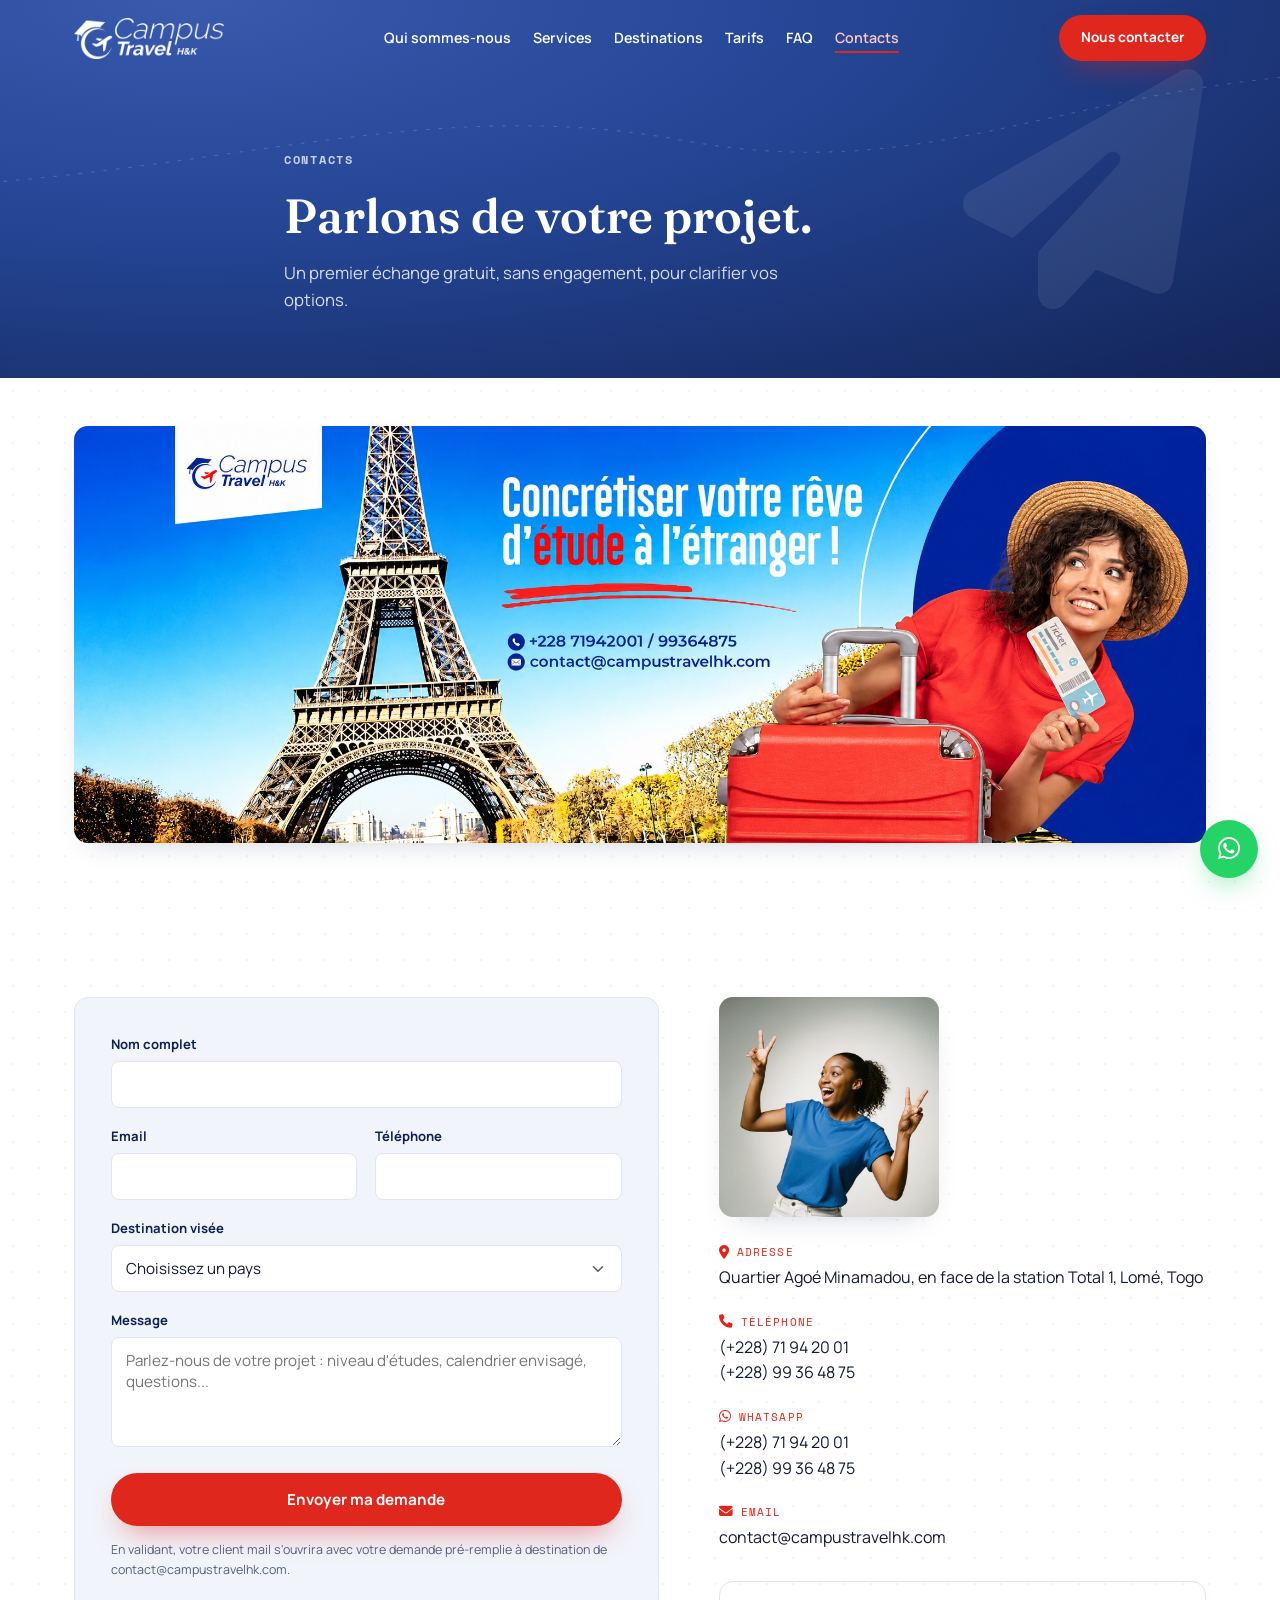
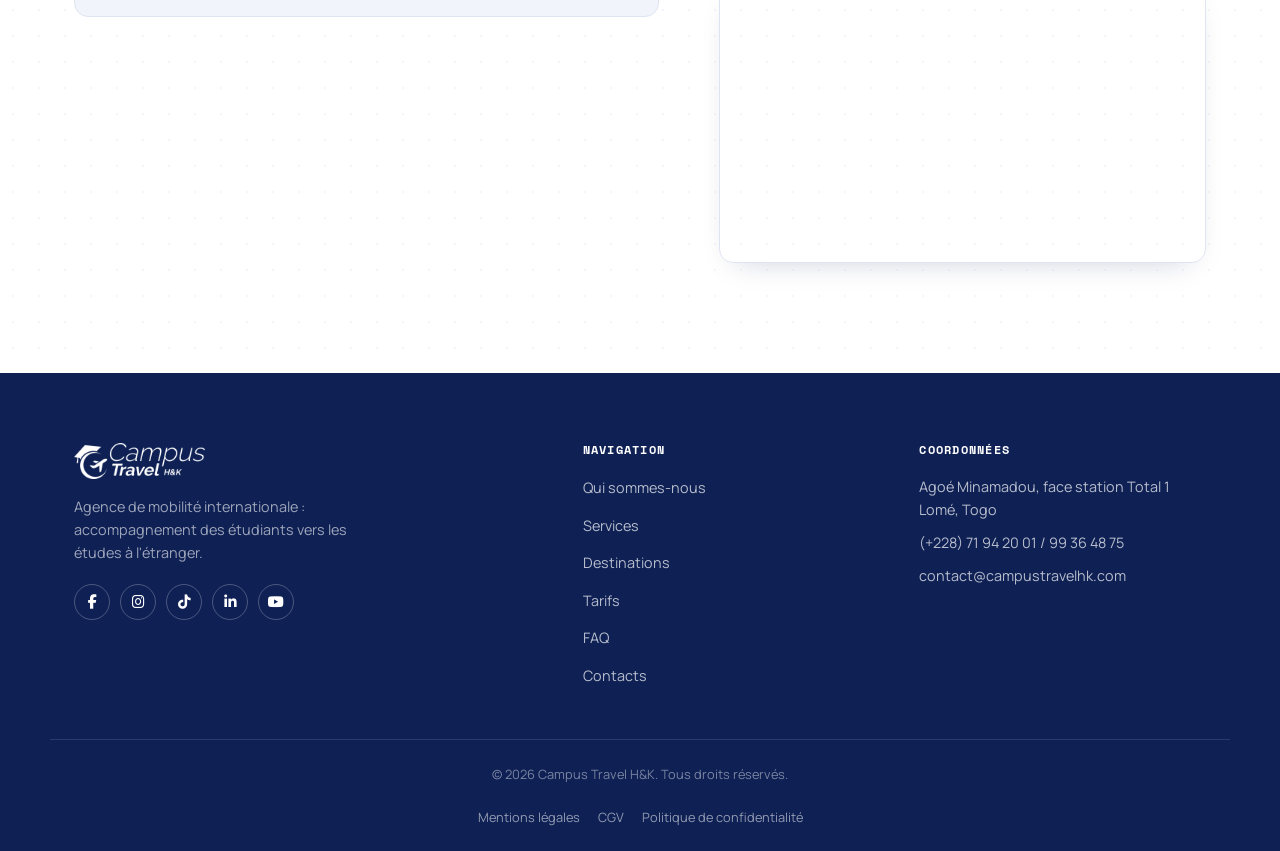
<file: contact.html>
<!DOCTYPE html>
<html lang="fr">
<head>
<meta charset="UTF-8">
<meta name="viewport" content="width=device-width, initial-scale=1.0">
<title>Contacts · Campus Travel H&amp;K</title>
<meta name="description" content="Contactez Campus Travel H&K à Lomé : formulaire de demande, téléphone, WhatsApp, email et localisation à Agoé Minamadou.">
<meta name="author" content="Campus Travel H&K">

<meta property="og:type" content="website">
<meta property="og:title" content="Contacts · Campus Travel H&K">
<meta property="og:description" content="Parlons de votre projet de mobilité internationale.">
<meta property="og:image" content="https://campustravelhk.com/assets/og-image.jpg">
<meta property="og:image:width" content="1200">
<meta property="og:image:height" content="630">
<meta property="og:locale" content="fr_FR">

<link rel="icon" type="image/png" href="assets/favicon.png">

<link rel="preconnect" href="https://fonts.googleapis.com">
<link rel="preconnect" href="https://fonts.gstatic.com" crossorigin>
<link href="https://fonts.googleapis.com/css2?family=Fraunces:opsz,wght@9..144,400;9..144,500;9..144,600;9..144,700&family=Manrope:wght@400;500;600;700;800&family=Space+Mono:wght@400;700&family=Caveat:wght@600;700&display=swap" rel="stylesheet">

<link rel="stylesheet" href="https://cdnjs.cloudflare.com/ajax/libs/font-awesome/6.5.1/css/all.min.css" integrity="sha512-DTOQO9RWCH3ppGqcWaEA1BIZOC6xxalwEsw9c2QQeAIftl+Vegovlnee1c9QX4TctnWMn13TZye+giMm8e2LwA==" crossorigin="anonymous" referrerpolicy="no-referrer">
<link rel="stylesheet" href="css/style.css">

<script type="application/ld+json">
{
  "@context": "https://schema.org",
  "@type": "TravelAgency",
  "name": "Campus Travel H&K",
  "description": "Agence de mobilité internationale : orientation académique, dossiers, visa, logement, billetterie et séjours linguistiques.",
  "email": "contact@campustravelhk.com",
  "telephone": ["+22871942001", "+22899364875"],
  "address": {
    "@type": "PostalAddress",
    "streetAddress": "Quartier Agoé Minamadou, en face de la station Total 1",
    "addressLocality": "Lomé",
    "addressCountry": "TG"
  },
  "areaServed": "TG",
  "priceRange": "$$"
}
</script>
</head>
<body>

<a class="skip-link" href="#main">Aller au contenu</a>

<!-- header -->
<header class="site-header" id="siteHeader">
  <div class="wrap header-inner">
    <a href="index.html" class="brand">
      <img src="assets/logo.png" alt="Campus Travel H&amp;K" class="brand-mark" width="150" height="41">
    </a>

    <nav class="main-nav" id="mainNav" aria-label="Navigation principale">
      <ul>
        <li><a href="a-propos.html">Qui sommes-nous</a></li>
        <li><a href="services.html">Services</a></li>
        <li><a href="destinations.html">Destinations</a></li>
        <li><a href="tarifs.html">Tarifs</a></li>
        <li><a href="faq.html">FAQ</a></li>
        <li><a href="contact.html" aria-current="page">Contacts</a></li>
      </ul>
      <a href="contact.html" class="btn btn-primary nav-cta-mobile">Nous contacter</a>
    </nav>

    <div class="header-actions">
      <a href="contact.html" class="btn btn-primary btn-sm">Nous contacter</a>
      <button class="nav-toggle" id="navToggle" aria-expanded="false" aria-controls="mainNav" aria-label="Ouvrir le menu">
        <span></span><span></span><span></span>
      </button>
    </div>
  </div>
</header>

<main id="main">

  <!-- en-tete de page -->
  <section class="page-header">
    <div class="hero-bg" aria-hidden="true">
      <svg class="route-lines" viewBox="0 0 1200 700" preserveAspectRatio="none">
        <path d="M-20,340 C240,300 420,180 640,260 C860,340 980,180 1220,140" />
      </svg>
    </div>
    <i class="page-header-icon fa-solid fa-paper-plane" aria-hidden="true"></i>
    <div class="wrap">
      <p class="eyebrow eyebrow-light" data-reveal>Contacts</p>
      <h1 data-reveal>Parlons de votre projet.</h1>
      <p class="page-header-sub" data-reveal>Un premier échange gratuit, sans engagement, pour clarifier vos options.</p>
    </div>
  </section>

  <!-- banniere promo -->
  <section class="section section-tight">
    <div class="wrap">
      <img class="promo-banner" src="assets/photos/brochure.jpg" alt="Bannière Campus Travel H&amp;K : concrétiser votre rêve d'étude à l'étranger, contacts (+228) 71 94 20 01 / 99 36 48 75, contact@campustravelhk.com" loading="lazy" width="2065" height="762">
    </div>
  </section>

  <!-- contact -->
  <section class="section">
    <div class="wrap">
      <h2 class="sr-only">Formulaire de contact et coordonnées</h2>
      <div class="contact-grid">
        <form class="contact-form" id="contactForm" data-reveal novalidate>
          <div class="form-row">
            <label for="cf-name">Nom complet</label>
            <input type="text" id="cf-name" name="name" required autocomplete="name">
          </div>
          <div class="form-row form-row-2">
            <div>
              <label for="cf-email">Email</label>
              <input type="email" id="cf-email" name="email" required autocomplete="email">
            </div>
            <div>
              <label for="cf-phone">Téléphone</label>
              <input type="tel" id="cf-phone" name="phone" required autocomplete="tel">
            </div>
          </div>
          <div class="form-row">
            <label for="cf-dest">Destination visée</label>
            <select id="cf-dest" name="destination" required>
              <option value="" disabled selected>Choisissez un pays</option>
              <option>France</option>
              <option>Espagne</option>
              <option>Irlande</option>
              <option>Canada</option>
              <option>Belgique</option>
              <option>Suisse</option>
              <option>Autre / je ne sais pas encore</option>
            </select>
          </div>
          <div class="form-row">
            <label for="cf-message">Message</label>
            <textarea id="cf-message" name="message" rows="4" required placeholder="Parlez-nous de votre projet : niveau d'études, calendrier envisagé, questions..."></textarea>
          </div>
          <button type="submit" class="btn btn-primary btn-wide">Envoyer ma demande</button>
          <p class="form-note" id="formNote">En validant, votre client mail s'ouvrira avec votre demande pré-remplie à destination de contact@campustravelhk.com.</p>
        </form>

        <div class="contact-info" data-reveal>
          <figure class="contact-mood-photo">
            <img src="assets/photos/contact-energie.jpg" alt="Jeune femme joyeuse, énergique, prête à démarrer son projet" loading="lazy" width="700" height="700">
          </figure>
          <ul class="info-list">
            <li>
              <span class="info-label"><i class="fa-solid fa-location-dot" aria-hidden="true"></i> Adresse</span>
              <span>Quartier Agoé Minamadou, en face de la station Total 1, Lomé, Togo</span>
            </li>
            <li>
              <span class="info-label"><i class="fa-solid fa-phone" aria-hidden="true"></i> Téléphone</span>
              <span><a href="tel:+22871942001">(+228) 71 94 20 01</a><br><a href="tel:+22899364875">(+228) 99 36 48 75</a></span>
            </li>
            <li>
              <span class="info-label"><i class="fa-brands fa-whatsapp" aria-hidden="true"></i> WhatsApp</span>
              <span><a href="https://wa.me/22871942001?text=Bonjour%20Campus%20Travel%20H%26K%2C%20je%20souhaite%20des%20informations%20sur%20mon%20projet%20de%20mobilit%C3%A9%20internationale." target="_blank" rel="noopener">(+228) 71 94 20 01</a><br><a href="https://wa.me/22899364875?text=Bonjour%20Campus%20Travel%20H%26K%2C%20je%20souhaite%20des%20informations%20sur%20mon%20projet%20de%20mobilit%C3%A9%20internationale." target="_blank" rel="noopener">(+228) 99 36 48 75</a></span>
            </li>
            <li>
              <span class="info-label"><i class="fa-solid fa-envelope" aria-hidden="true"></i> Email</span>
              <span><a href="mailto:contact@campustravelhk.com">contact@campustravelhk.com</a></span>
            </li>
          </ul>

          <div class="map-embed">
            <iframe
              title="Localisation de Campus Travel H&K à Lomé"
              src="https://www.google.com/maps?q=6.2256522,1.1930539&output=embed"
              loading="lazy"
              referrerpolicy="no-referrer-when-downgrade">
            </iframe>
          </div>
        </div>
      </div>
    </div>
  </section>

</main>

<!-- footer -->
<footer class="site-footer">
  <div class="wrap footer-inner">
    <div class="footer-brand">
      <a href="index.html" class="brand brand-footer">
        <img src="assets/logo-white.png" alt="Campus Travel H&amp;K" class="brand-mark brand-mark-footer" width="131" height="36">
      </a>
      <p>Agence de mobilité internationale : accompagnement des étudiants vers les études à l'étranger.</p>
      <div class="social-row">
        <a href="https://www.facebook.com/share/1EqnQUUzoS/" aria-label="Facebook" class="social-icon" target="_blank" rel="noopener"><i class="fa-brands fa-facebook-f" aria-hidden="true"></i></a>
        <a href="https://www.instagram.com/campustravel_hk/" aria-label="Instagram" class="social-icon" target="_blank" rel="noopener"><i class="fa-brands fa-instagram" aria-hidden="true"></i></a>
        <a href="https://www.tiktok.com/@campustravel_hk" aria-label="TikTok" class="social-icon" target="_blank" rel="noopener"><i class="fa-brands fa-tiktok" aria-hidden="true"></i></a>
        <a href="https://www.linkedin.com/company/campus-travel-h-k" aria-label="LinkedIn" class="social-icon" target="_blank" rel="noopener"><i class="fa-brands fa-linkedin-in" aria-hidden="true"></i></a>
        <a href="https://www.youtube.com/@campustravel_hk" aria-label="YouTube" class="social-icon" target="_blank" rel="noopener"><i class="fa-brands fa-youtube" aria-hidden="true"></i></a>
      </div>
    </div>

    <div class="footer-links">
      <h3>Navigation</h3>
      <ul>
        <li><a href="a-propos.html">Qui sommes-nous</a></li>
        <li><a href="services.html">Services</a></li>
        <li><a href="destinations.html">Destinations</a></li>
        <li><a href="tarifs.html">Tarifs</a></li>
        <li><a href="faq.html">FAQ</a></li>
        <li><a href="contact.html">Contacts</a></li>
      </ul>
    </div>

    <div class="footer-contact">
      <h3>Coordonnées</h3>
      <p>Agoé Minamadou, face station Total 1<br>Lomé, Togo</p>
      <p><a href="tel:+22871942001">(+228) 71 94 20 01</a> / <a href="tel:+22899364875">99 36 48 75</a></p>
      <p><a href="mailto:contact@campustravelhk.com">contact@campustravelhk.com</a></p>
    </div>
  </div>

  <div class="wrap footer-legal">
    <p>© <span id="year"></span> Campus Travel H&amp;K. Tous droits réservés.</p>
    <nav class="footer-legal-nav" aria-label="Mentions légales">
      <a href="mentions-legales.html">Mentions légales</a>
      <a href="cgv.html">CGV</a>
      <a href="confidentialite.html">Politique de confidentialité</a>
    </nav>
  </div>
</footer>

<!-- whatsapp flottant -->
<a class="whatsapp-float" href="https://wa.me/22899364875?text=Bonjour%20Campus%20Travel%20H%26K%2C%20je%20souhaite%20des%20informations%20sur%20mon%20projet%20de%20mobilit%C3%A9%20internationale." target="_blank" rel="noopener" aria-label="Contacter Campus Travel H&K sur WhatsApp">
  <i class="fa-brands fa-whatsapp" aria-hidden="true"></i>
</a>

<script src="js/script.js" defer></script>
</body>
</html>
</file>
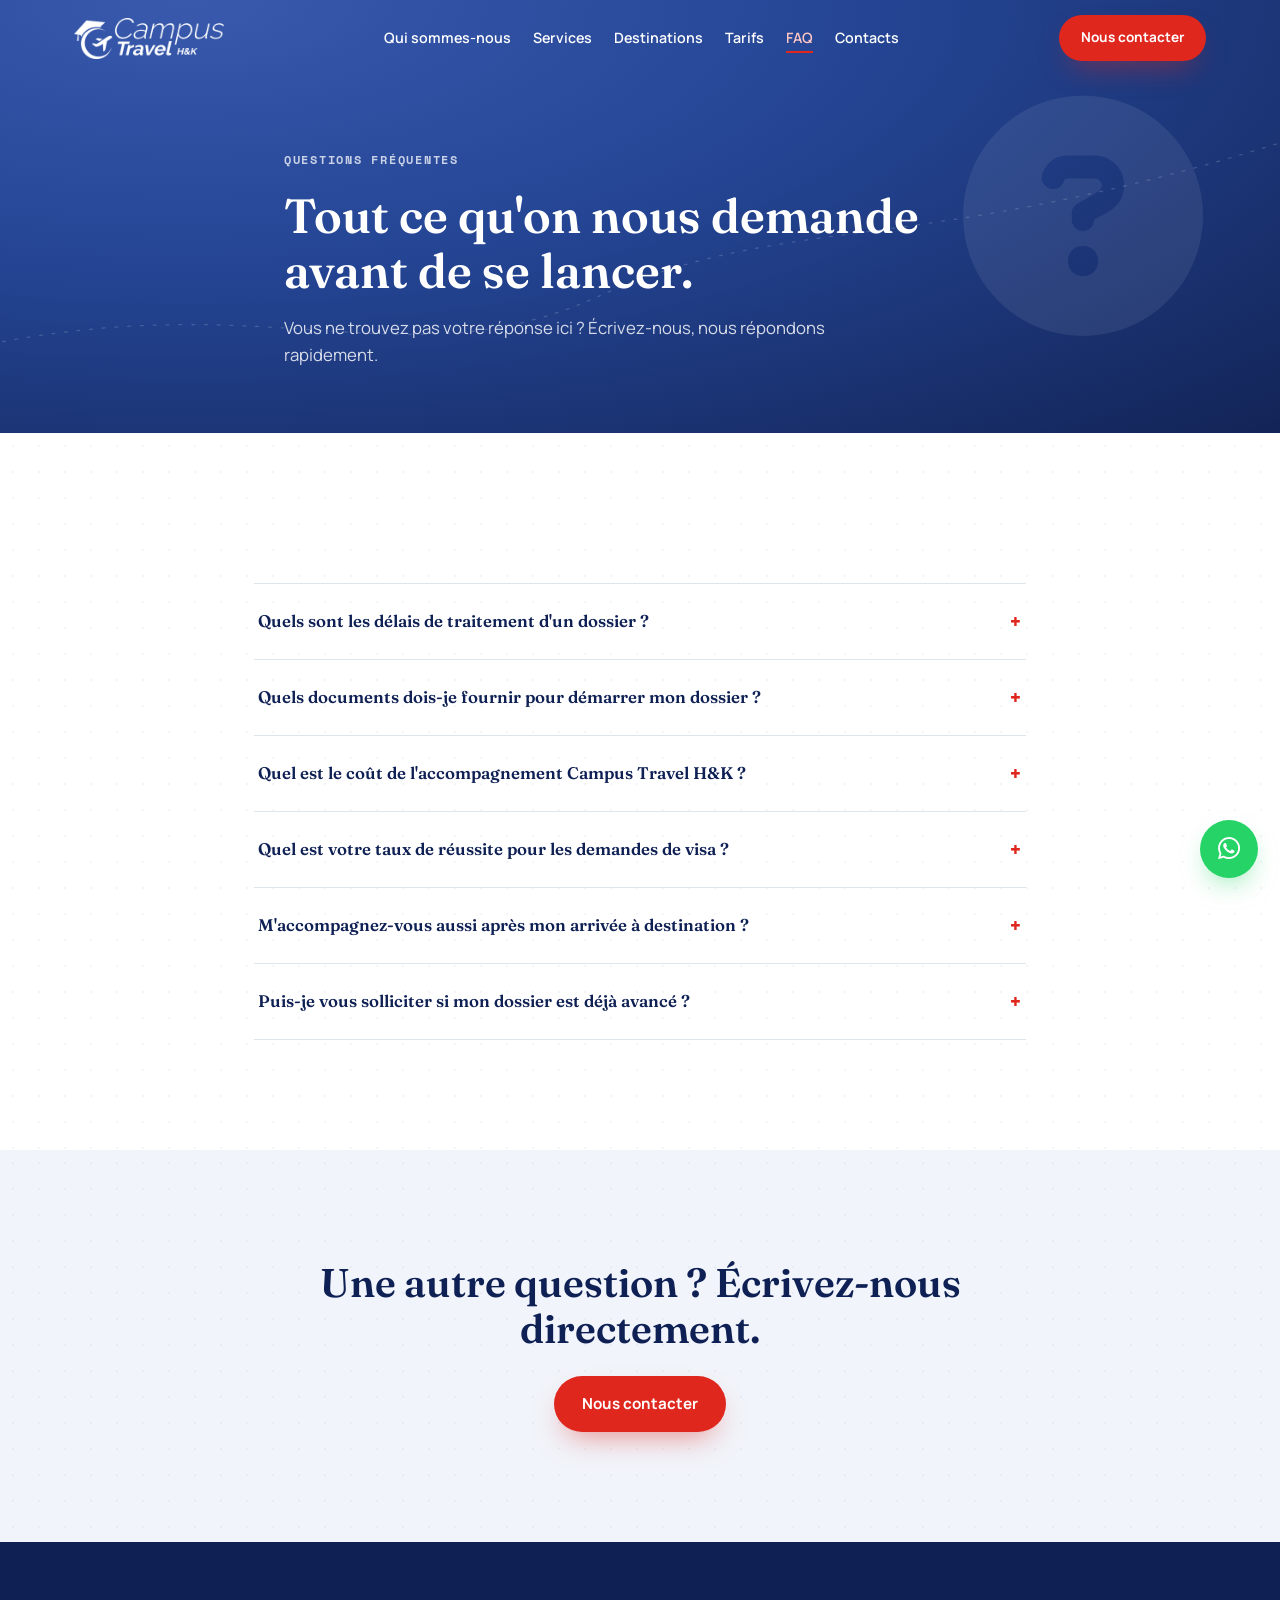
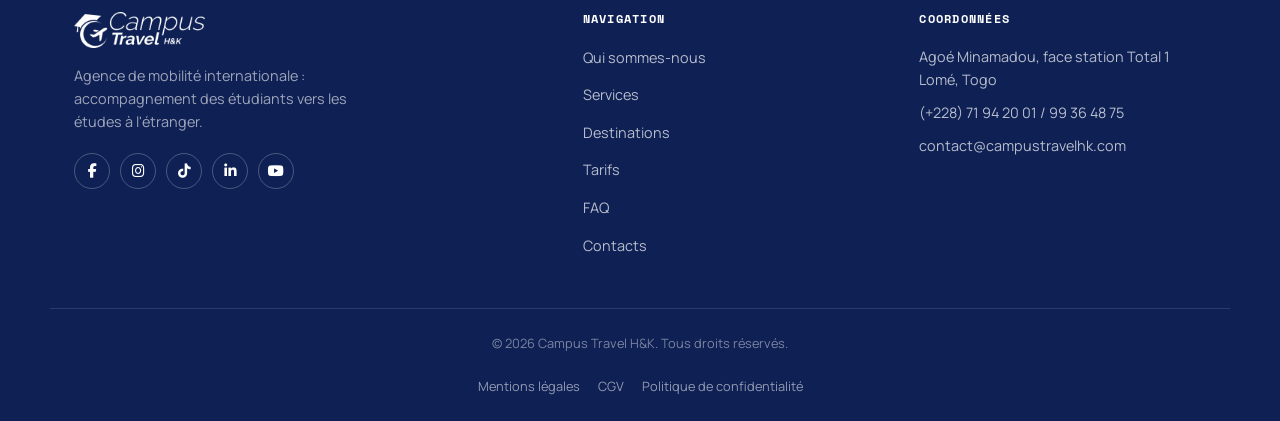
<file: faq.html>
<!DOCTYPE html>
<html lang="fr">
<head>
<meta charset="UTF-8">
<meta name="viewport" content="width=device-width, initial-scale=1.0">
<title>Questions fréquentes · Campus Travel H&amp;K</title>
<meta name="description" content="Délais de traitement, documents requis, coûts, taux de réussite : les réponses aux questions les plus fréquentes sur l'accompagnement Campus Travel H&K.">
<meta name="author" content="Campus Travel H&K">

<meta property="og:type" content="website">
<meta property="og:title" content="Questions fréquentes · Campus Travel H&K">
<meta property="og:description" content="Tout ce qu'on nous demande avant de se lancer.">
<meta property="og:image" content="https://campustravelhk.com/assets/og-image.jpg">
<meta property="og:image:width" content="1200">
<meta property="og:image:height" content="630">
<meta property="og:locale" content="fr_FR">

<link rel="icon" type="image/png" href="assets/favicon.png">

<link rel="preconnect" href="https://fonts.googleapis.com">
<link rel="preconnect" href="https://fonts.gstatic.com" crossorigin>
<link href="https://fonts.googleapis.com/css2?family=Fraunces:opsz,wght@9..144,400;9..144,500;9..144,600;9..144,700&family=Manrope:wght@400;500;600;700;800&family=Space+Mono:wght@400;700&family=Caveat:wght@600;700&display=swap" rel="stylesheet">

<link rel="stylesheet" href="https://cdnjs.cloudflare.com/ajax/libs/font-awesome/6.5.1/css/all.min.css" integrity="sha512-DTOQO9RWCH3ppGqcWaEA1BIZOC6xxalwEsw9c2QQeAIftl+Vegovlnee1c9QX4TctnWMn13TZye+giMm8e2LwA==" crossorigin="anonymous" referrerpolicy="no-referrer">
<link rel="stylesheet" href="css/style.css">
</head>
<body>

<a class="skip-link" href="#main">Aller au contenu</a>

<!-- header -->
<header class="site-header" id="siteHeader">
  <div class="wrap header-inner">
    <a href="index.html" class="brand">
      <img src="assets/logo.png" alt="Campus Travel H&amp;K" class="brand-mark" width="150" height="41">
    </a>

    <nav class="main-nav" id="mainNav" aria-label="Navigation principale">
      <ul>
        <li><a href="a-propos.html">Qui sommes-nous</a></li>
        <li><a href="services.html">Services</a></li>
        <li><a href="destinations.html">Destinations</a></li>
        <li><a href="tarifs.html">Tarifs</a></li>
        <li><a href="faq.html" aria-current="page">FAQ</a></li>
        <li><a href="contact.html">Contacts</a></li>
      </ul>
      <a href="contact.html" class="btn btn-primary nav-cta-mobile">Nous contacter</a>
    </nav>

    <div class="header-actions">
      <a href="contact.html" class="btn btn-primary btn-sm">Nous contacter</a>
      <button class="nav-toggle" id="navToggle" aria-expanded="false" aria-controls="mainNav" aria-label="Ouvrir le menu">
        <span></span><span></span><span></span>
      </button>
    </div>
  </div>
</header>

<main id="main">

  <!-- en-tete de page -->
  <section class="page-header">
    <div class="hero-bg" aria-hidden="true">
      <svg class="route-lines" viewBox="0 0 1200 700" preserveAspectRatio="none">
        <path d="M-20,560 C260,460 380,620 560,480 C740,340 860,420 1220,220" />
      </svg>
    </div>
    <i class="page-header-icon fa-solid fa-circle-question" aria-hidden="true"></i>
    <div class="wrap">
      <p class="eyebrow eyebrow-light" data-reveal>Questions fréquentes</p>
      <h1 data-reveal>Tout ce qu'on nous demande avant de se lancer.</h1>
      <p class="page-header-sub" data-reveal>Vous ne trouvez pas votre réponse ici ? Écrivez-nous, nous répondons rapidement.</p>
    </div>
  </section>

  <!-- faq -->
  <section class="section">
    <div class="wrap wrap-narrow">
      <div class="accordion" data-reveal>
        <div class="acc-item">
          <button class="acc-trigger" aria-expanded="false">
            <span>Quels sont les délais de traitement d'un dossier ?</span>
            <span class="acc-icon" aria-hidden="true">+</span>
          </button>
          <div class="acc-panel">
            <div><p>Les délais varient selon le pays et la période de dépôt, généralement entre 6 et 16 semaines entre le début de la constitution du dossier et la décision consulaire. Nous vous communiquons un calendrier réaliste dès notre premier échange.</p></div>
          </div>
        </div>
        <div class="acc-item">
          <button class="acc-trigger" aria-expanded="false">
            <span>Quels documents dois-je fournir pour démarrer mon dossier ?</span>
            <span class="acc-icon" aria-hidden="true">+</span>
          </button>
          <div class="acc-panel">
            <div><p>Généralement : pièce d'identité, diplômes et relevés de notes, justificatifs financiers, et lettre de motivation. La liste précise dépend de votre destination et de votre projet ; nous vous remettons une checklist personnalisée dès le premier rendez-vous.</p></div>
          </div>
        </div>
        <div class="acc-item">
          <button class="acc-trigger" aria-expanded="false">
            <span>Quel est le coût de l'accompagnement Campus Travel H&amp;K ?</span>
            <span class="acc-icon" aria-hidden="true">+</span>
          </button>
          <div class="acc-panel">
            <div><p>Le coût dépend du niveau d'accompagnement souhaité et de la destination visée. Retrouvez nos formules indicatives sur la page <a href="tarifs.html">Tarifs</a> : nous établissons ensuite un devis clair et détaillé après un premier échange gratuit sur votre projet, sans engagement.</p></div>
          </div>
        </div>
        <div class="acc-item">
          <button class="acc-trigger" aria-expanded="false">
            <span>Quel est votre taux de réussite pour les demandes de visa ?</span>
            <span class="acc-icon" aria-hidden="true">+</span>
          </button>
          <div class="acc-panel">
            <div><p>Notre taux de réussite est élevé sur les dossiers que nous accompagnons de bout en bout, car nous ne déposons un dossier qu'une fois qu'il est solide. Le chiffre précis vous est communiqué lors de votre entretien avec notre équipe.</p></div>
          </div>
        </div>
        <div class="acc-item">
          <button class="acc-trigger" aria-expanded="false">
            <span>M'accompagnez-vous aussi après mon arrivée à destination ?</span>
            <span class="acc-icon" aria-hidden="true">+</span>
          </button>
          <div class="acc-panel">
            <div><p>Oui. Selon la formule choisie, nous pouvons organiser votre accueil à l'aéroport et votre logement, et rester disponibles pour vos questions durant les premières semaines sur place.</p></div>
          </div>
        </div>
        <div class="acc-item">
          <button class="acc-trigger" aria-expanded="false">
            <span>Puis-je vous solliciter si mon dossier est déjà avancé ?</span>
            <span class="acc-icon" aria-hidden="true">+</span>
          </button>
          <div class="acc-panel">
            <div><p>Tout à fait. Nous pouvons reprendre un dossier en cours pour en vérifier la solidité, compléter les pièces manquantes ou vous accompagner uniquement sur la partie visa, logement ou billetterie.</p></div>
          </div>
        </div>
      </div>
    </div>
  </section>

  <!-- cta -->
  <section class="section section-alt text-center">
    <div class="wrap">
      <h2>Une autre question ? Écrivez-nous directement.</h2>
      <a href="contact.html" class="btn btn-primary">Nous contacter</a>
    </div>
  </section>

</main>

<!-- footer -->
<footer class="site-footer">
  <div class="wrap footer-inner">
    <div class="footer-brand">
      <a href="index.html" class="brand brand-footer">
        <img src="assets/logo-white.png" alt="Campus Travel H&amp;K" class="brand-mark brand-mark-footer" width="131" height="36">
      </a>
      <p>Agence de mobilité internationale : accompagnement des étudiants vers les études à l'étranger.</p>
      <div class="social-row">
        <a href="https://www.facebook.com/share/1EqnQUUzoS/" aria-label="Facebook" class="social-icon" target="_blank" rel="noopener"><i class="fa-brands fa-facebook-f" aria-hidden="true"></i></a>
        <a href="https://www.instagram.com/campustravel_hk/" aria-label="Instagram" class="social-icon" target="_blank" rel="noopener"><i class="fa-brands fa-instagram" aria-hidden="true"></i></a>
        <a href="https://www.tiktok.com/@campustravel_hk" aria-label="TikTok" class="social-icon" target="_blank" rel="noopener"><i class="fa-brands fa-tiktok" aria-hidden="true"></i></a>
        <a href="https://www.linkedin.com/company/campus-travel-h-k" aria-label="LinkedIn" class="social-icon" target="_blank" rel="noopener"><i class="fa-brands fa-linkedin-in" aria-hidden="true"></i></a>
        <a href="https://www.youtube.com/@campustravel_hk" aria-label="YouTube" class="social-icon" target="_blank" rel="noopener"><i class="fa-brands fa-youtube" aria-hidden="true"></i></a>
      </div>
    </div>

    <div class="footer-links">
      <h3>Navigation</h3>
      <ul>
        <li><a href="a-propos.html">Qui sommes-nous</a></li>
        <li><a href="services.html">Services</a></li>
        <li><a href="destinations.html">Destinations</a></li>
        <li><a href="tarifs.html">Tarifs</a></li>
        <li><a href="faq.html">FAQ</a></li>
        <li><a href="contact.html">Contacts</a></li>
      </ul>
    </div>

    <div class="footer-contact">
      <h3>Coordonnées</h3>
      <p>Agoé Minamadou, face station Total 1<br>Lomé, Togo</p>
      <p><a href="tel:+22871942001">(+228) 71 94 20 01</a> / <a href="tel:+22899364875">99 36 48 75</a></p>
      <p><a href="mailto:contact@campustravelhk.com">contact@campustravelhk.com</a></p>
    </div>
  </div>

  <div class="wrap footer-legal">
    <p>© <span id="year"></span> Campus Travel H&amp;K. Tous droits réservés.</p>
    <nav class="footer-legal-nav" aria-label="Mentions légales">
      <a href="mentions-legales.html">Mentions légales</a>
      <a href="cgv.html">CGV</a>
      <a href="confidentialite.html">Politique de confidentialité</a>
    </nav>
  </div>
</footer>

<!-- whatsapp flottant -->
<a class="whatsapp-float" href="https://wa.me/22899364875?text=Bonjour%20Campus%20Travel%20H%26K%2C%20je%20souhaite%20des%20informations%20sur%20mon%20projet%20de%20mobilit%C3%A9%20internationale." target="_blank" rel="noopener" aria-label="Contacter Campus Travel H&K sur WhatsApp">
  <i class="fa-brands fa-whatsapp" aria-hidden="true"></i>
</a>

<script src="js/script.js" defer></script>
</body>
</html>
</file>
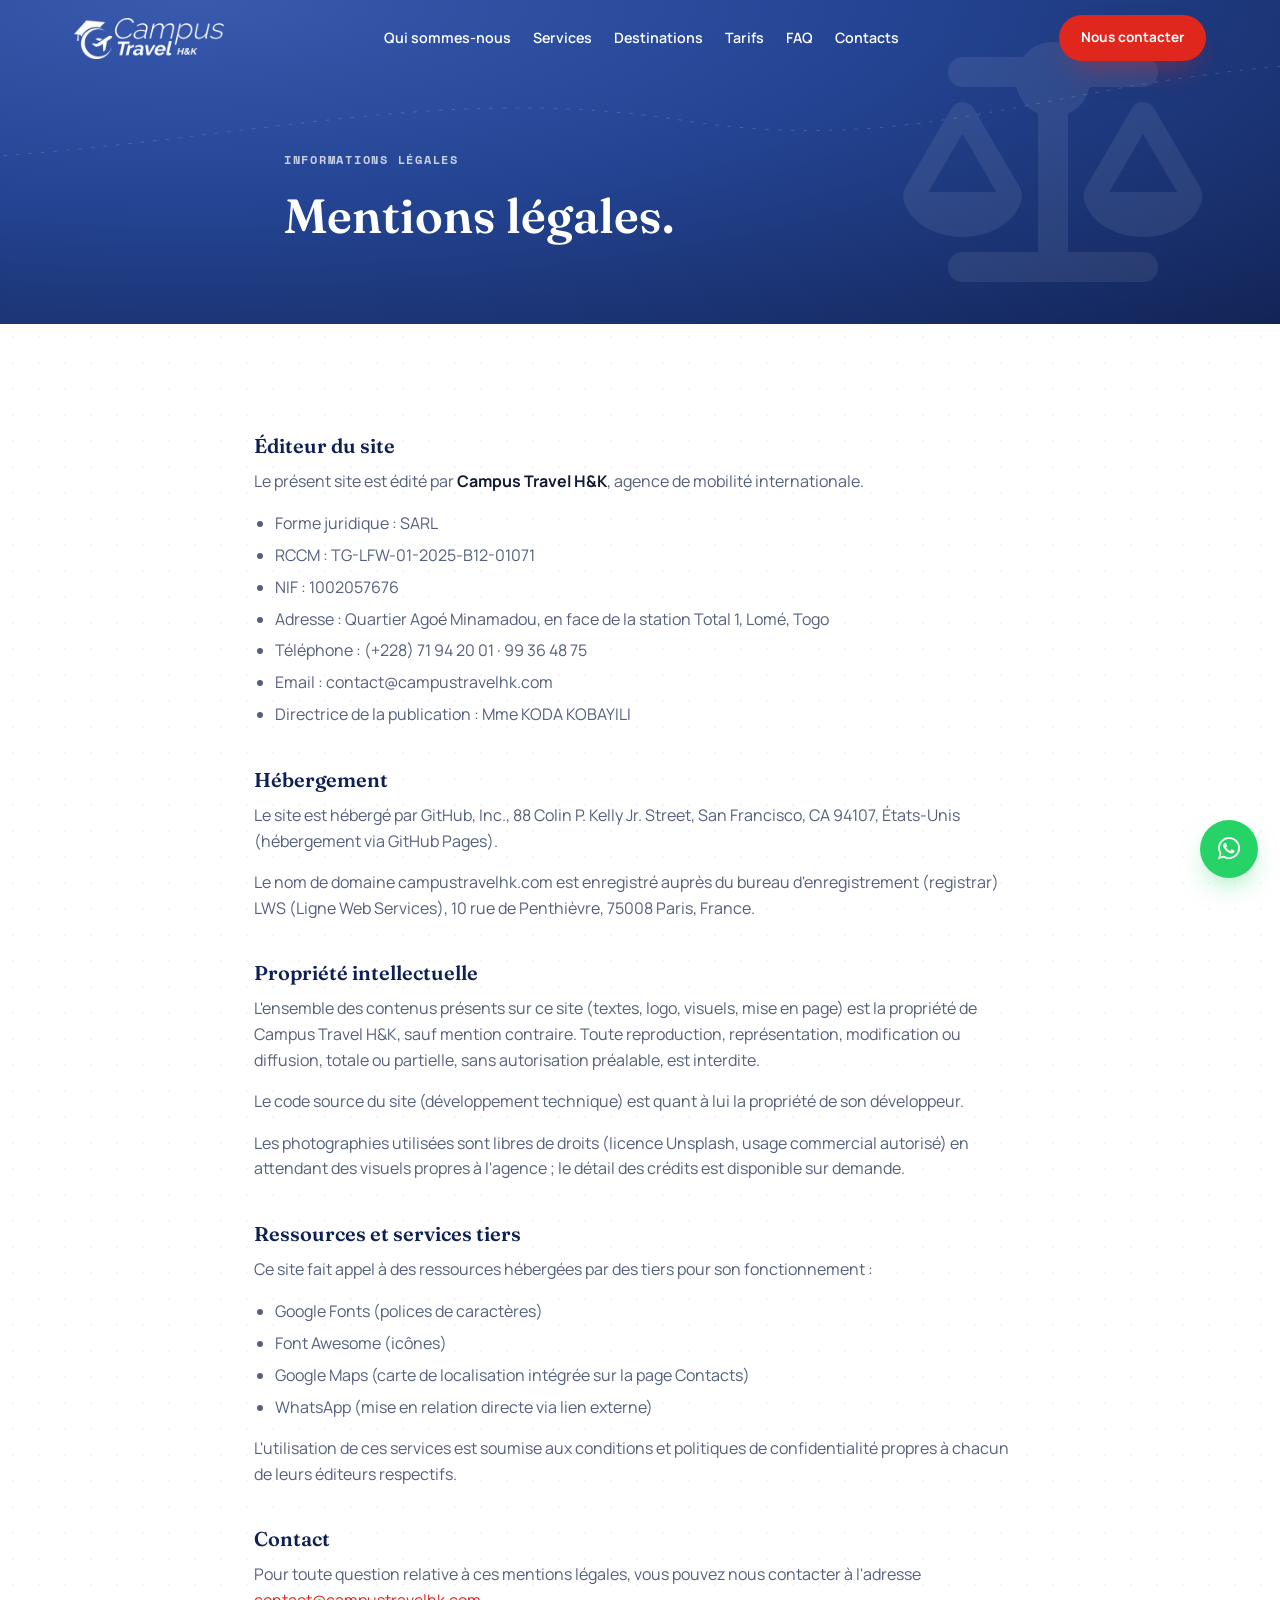
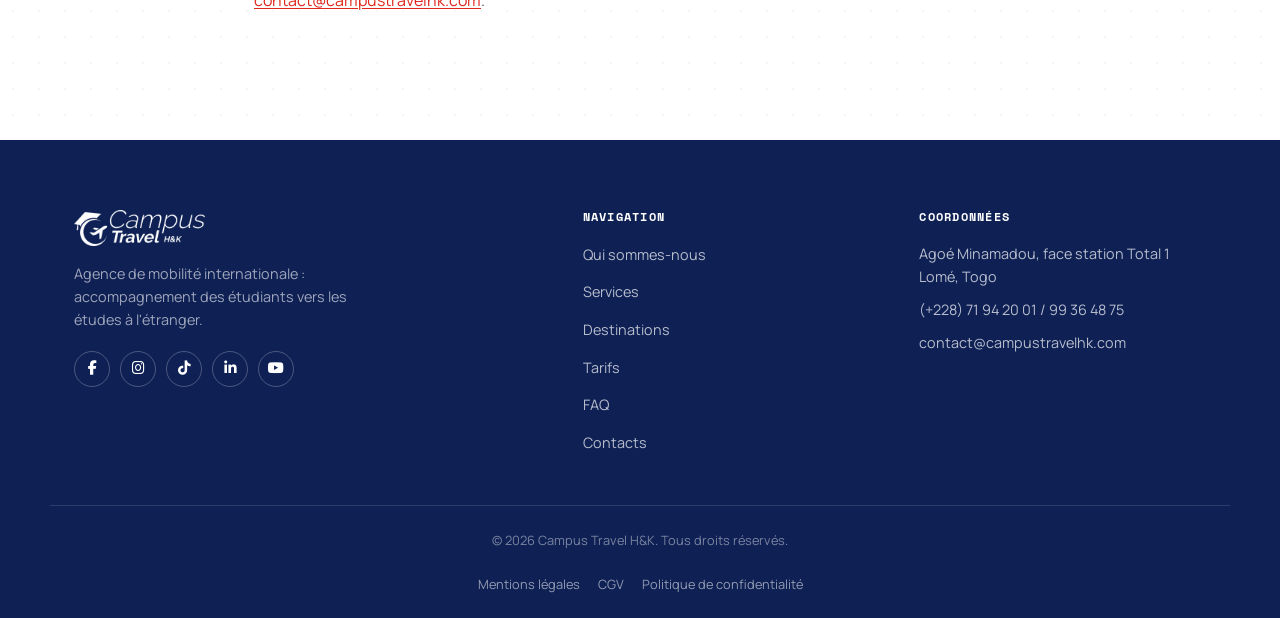
<file: mentions-legales.html>
<!DOCTYPE html>
<html lang="fr">
<head>
<meta charset="UTF-8">
<meta name="viewport" content="width=device-width, initial-scale=1.0">
<title>Mentions légales · Campus Travel H&amp;K</title>
<meta name="description" content="Mentions légales du site Campus Travel H&K : éditeur, hébergement, propriété intellectuelle.">
<meta name="robots" content="noindex, follow">
<meta name="author" content="Campus Travel H&K">

<meta property="og:type" content="website">
<meta property="og:title" content="Mentions légales · Campus Travel H&K">
<meta property="og:description" content="Mentions légales du site Campus Travel H&K : éditeur, hébergement, propriété intellectuelle.">
<meta property="og:image" content="https://campustravelhk.com/assets/og-image.jpg">
<meta property="og:image:width" content="1200">
<meta property="og:image:height" content="630">
<meta property="og:locale" content="fr_FR">

<link rel="icon" type="image/png" href="assets/favicon.png">

<link rel="preconnect" href="https://fonts.googleapis.com">
<link rel="preconnect" href="https://fonts.gstatic.com" crossorigin>
<link href="https://fonts.googleapis.com/css2?family=Fraunces:opsz,wght@9..144,400;9..144,500;9..144,600;9..144,700&family=Manrope:wght@400;500;600;700;800&family=Space+Mono:wght@400;700&family=Caveat:wght@600;700&display=swap" rel="stylesheet">

<link rel="stylesheet" href="https://cdnjs.cloudflare.com/ajax/libs/font-awesome/6.5.1/css/all.min.css" integrity="sha512-DTOQO9RWCH3ppGqcWaEA1BIZOC6xxalwEsw9c2QQeAIftl+Vegovlnee1c9QX4TctnWMn13TZye+giMm8e2LwA==" crossorigin="anonymous" referrerpolicy="no-referrer">
<link rel="stylesheet" href="css/style.css">
</head>
<body>

<a class="skip-link" href="#main">Aller au contenu</a>

<!-- header -->
<header class="site-header" id="siteHeader">
  <div class="wrap header-inner">
    <a href="index.html" class="brand">
      <img src="assets/logo.png" alt="Campus Travel H&amp;K" class="brand-mark" width="150" height="41">
    </a>

    <nav class="main-nav" id="mainNav" aria-label="Navigation principale">
      <ul>
        <li><a href="a-propos.html">Qui sommes-nous</a></li>
        <li><a href="services.html">Services</a></li>
        <li><a href="destinations.html">Destinations</a></li>
        <li><a href="tarifs.html">Tarifs</a></li>
        <li><a href="faq.html">FAQ</a></li>
        <li><a href="contact.html">Contacts</a></li>
      </ul>
      <a href="contact.html" class="btn btn-primary nav-cta-mobile">Nous contacter</a>
    </nav>

    <div class="header-actions">
      <a href="contact.html" class="btn btn-primary btn-sm">Nous contacter</a>
      <button class="nav-toggle" id="navToggle" aria-expanded="false" aria-controls="mainNav" aria-label="Ouvrir le menu">
        <span></span><span></span><span></span>
      </button>
    </div>
  </div>
</header>

<main id="main">

  <!-- en-tete de page -->
  <section class="page-header">
    <div class="hero-bg" aria-hidden="true">
      <svg class="route-lines" viewBox="0 0 1200 700" preserveAspectRatio="none">
        <path d="M-20,340 C240,300 420,180 640,260 C860,340 980,180 1220,140" />
      </svg>
    </div>
    <i class="page-header-icon fa-solid fa-scale-balanced" aria-hidden="true"></i>
    <div class="wrap">
      <p class="eyebrow eyebrow-light" data-reveal>Informations légales</p>
      <h1 data-reveal>Mentions légales.</h1>
    </div>
  </section>

  <!-- contenu -->
  <section class="section">
    <div class="wrap wrap-narrow">
      <div class="legal-content">
        <h2>Éditeur du site</h2>
        <p>
          Le présent site est édité par <strong>Campus Travel H&amp;K</strong>, agence de mobilité
          internationale.
        </p>
        <ul>
          <li>Forme juridique : SARL</li>
          <li>RCCM : TG-LFW-01-2025-B12-01071</li>
          <li>NIF : 1002057676</li>
          <li>Adresse : Quartier Agoé Minamadou, en face de la station Total 1, Lomé, Togo</li>
          <li>Téléphone : <a href="tel:+22871942001">(+228) 71 94 20 01</a> · <a href="tel:+22899364875">99 36 48 75</a></li>
          <li>Email : <a href="mailto:contact@campustravelhk.com">contact@campustravelhk.com</a></li>
          <li>Directrice de la publication : Mme KODA KOBAYILI</li>
        </ul>

        <h2>Hébergement</h2>
        <p>
          Le site est hébergé par GitHub, Inc., 88 Colin P. Kelly Jr. Street, San Francisco, CA
          94107, États-Unis (hébergement via GitHub Pages).
        </p>
        <p>
          Le nom de domaine campustravelhk.com est enregistré auprès du bureau d'enregistrement
          (registrar) LWS (Ligne Web Services), 10 rue de Penthièvre, 75008 Paris, France.
        </p>

        <h2>Propriété intellectuelle</h2>
        <p>
          L'ensemble des contenus présents sur ce site (textes, logo, visuels, mise en page) est la
          propriété de Campus Travel H&amp;K, sauf mention contraire. Toute reproduction,
          représentation, modification ou diffusion, totale ou partielle, sans autorisation
          préalable, est interdite.
        </p>
        <p>
          Le code source du site (développement technique) est quant à lui la propriété de son
          développeur.
        </p>
        <p>
          Les photographies utilisées sont libres de droits (licence Unsplash, usage commercial
          autorisé) en attendant des visuels propres à l'agence ; le détail des crédits est disponible
          sur demande.
        </p>

        <h2>Ressources et services tiers</h2>
        <p>
          Ce site fait appel à des ressources hébergées par des tiers pour son fonctionnement :
        </p>
        <ul>
          <li>Google Fonts (polices de caractères)</li>
          <li>Font Awesome (icônes)</li>
          <li>Google Maps (carte de localisation intégrée sur la page Contacts)</li>
          <li>WhatsApp (mise en relation directe via lien externe)</li>
        </ul>
        <p>
          L'utilisation de ces services est soumise aux conditions et politiques de confidentialité
          propres à chacun de leurs éditeurs respectifs.
        </p>

        <h2>Contact</h2>
        <p>
          Pour toute question relative à ces mentions légales, vous pouvez nous contacter à
          l'adresse <a href="mailto:contact@campustravelhk.com">contact@campustravelhk.com</a>.
        </p>
      </div>
    </div>
  </section>

</main>

<!-- footer -->
<footer class="site-footer">
  <div class="wrap footer-inner">
    <div class="footer-brand">
      <a href="index.html" class="brand brand-footer">
        <img src="assets/logo-white.png" alt="Campus Travel H&amp;K" class="brand-mark brand-mark-footer" width="131" height="36">
      </a>
      <p>Agence de mobilité internationale : accompagnement des étudiants vers les études à l'étranger.</p>
      <div class="social-row">
        <a href="https://www.facebook.com/share/1EqnQUUzoS/" aria-label="Facebook" class="social-icon" target="_blank" rel="noopener"><i class="fa-brands fa-facebook-f" aria-hidden="true"></i></a>
        <a href="https://www.instagram.com/campustravel_hk/" aria-label="Instagram" class="social-icon" target="_blank" rel="noopener"><i class="fa-brands fa-instagram" aria-hidden="true"></i></a>
        <a href="https://www.tiktok.com/@campustravel_hk" aria-label="TikTok" class="social-icon" target="_blank" rel="noopener"><i class="fa-brands fa-tiktok" aria-hidden="true"></i></a>
        <a href="https://www.linkedin.com/company/campus-travel-h-k" aria-label="LinkedIn" class="social-icon" target="_blank" rel="noopener"><i class="fa-brands fa-linkedin-in" aria-hidden="true"></i></a>
        <a href="https://www.youtube.com/@campustravel_hk" aria-label="YouTube" class="social-icon" target="_blank" rel="noopener"><i class="fa-brands fa-youtube" aria-hidden="true"></i></a>
      </div>
    </div>

    <div class="footer-links">
      <h3>Navigation</h3>
      <ul>
        <li><a href="a-propos.html">Qui sommes-nous</a></li>
        <li><a href="services.html">Services</a></li>
        <li><a href="destinations.html">Destinations</a></li>
        <li><a href="tarifs.html">Tarifs</a></li>
        <li><a href="faq.html">FAQ</a></li>
        <li><a href="contact.html">Contacts</a></li>
      </ul>
    </div>

    <div class="footer-contact">
      <h3>Coordonnées</h3>
      <p>Agoé Minamadou, face station Total 1<br>Lomé, Togo</p>
      <p><a href="tel:+22871942001">(+228) 71 94 20 01</a> / <a href="tel:+22899364875">99 36 48 75</a></p>
      <p><a href="mailto:contact@campustravelhk.com">contact@campustravelhk.com</a></p>
    </div>
  </div>

  <div class="wrap footer-legal">
    <p>© <span id="year"></span> Campus Travel H&amp;K. Tous droits réservés.</p>
    <nav class="footer-legal-nav" aria-label="Mentions légales">
      <a href="mentions-legales.html" aria-current="page">Mentions légales</a>
      <a href="cgv.html">CGV</a>
      <a href="confidentialite.html">Politique de confidentialité</a>
    </nav>
  </div>
</footer>

<!-- whatsapp flottant -->
<a class="whatsapp-float" href="https://wa.me/22899364875?text=Bonjour%20Campus%20Travel%20H%26K%2C%20je%20souhaite%20des%20informations%20sur%20mon%20projet%20de%20mobilit%C3%A9%20internationale." target="_blank" rel="noopener" aria-label="Contacter Campus Travel H&K sur WhatsApp">
  <i class="fa-brands fa-whatsapp" aria-hidden="true"></i>
</a>

<script src="js/script.js" defer></script>
</body>
</html>
</file>
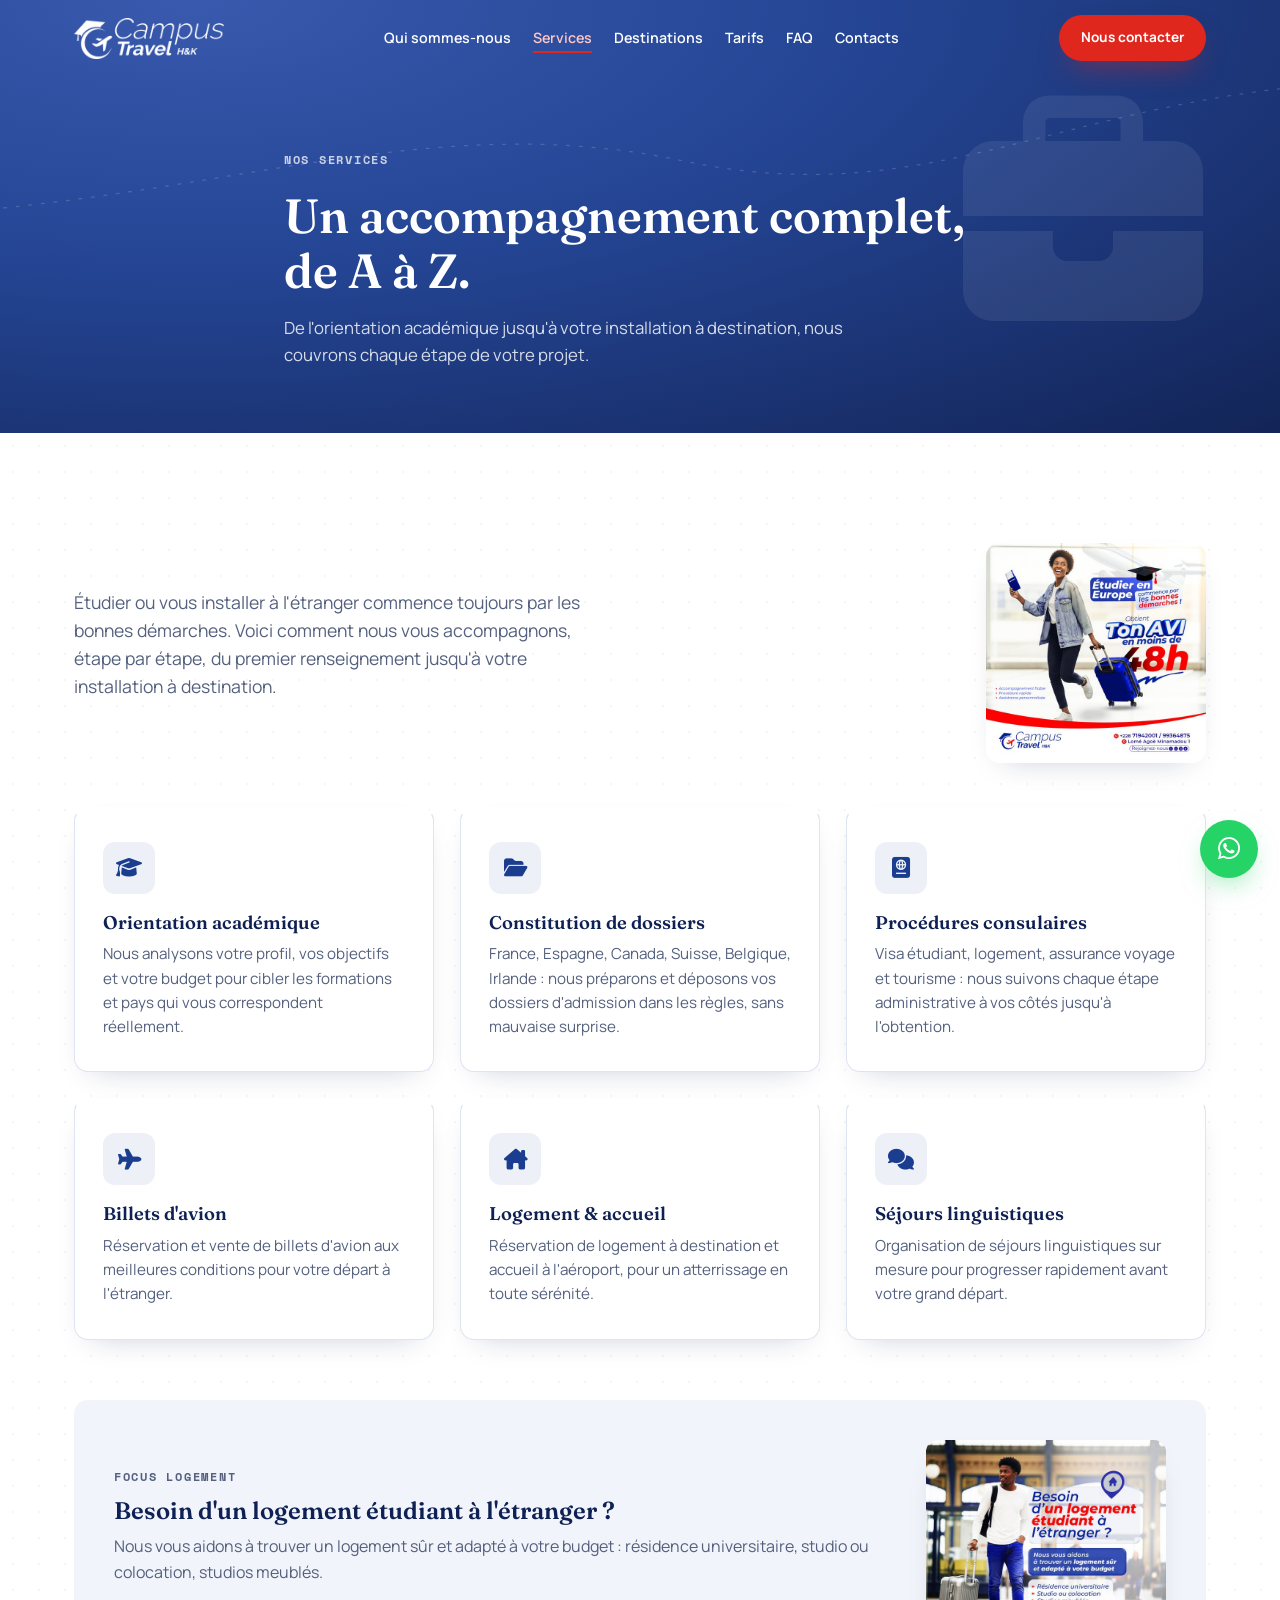
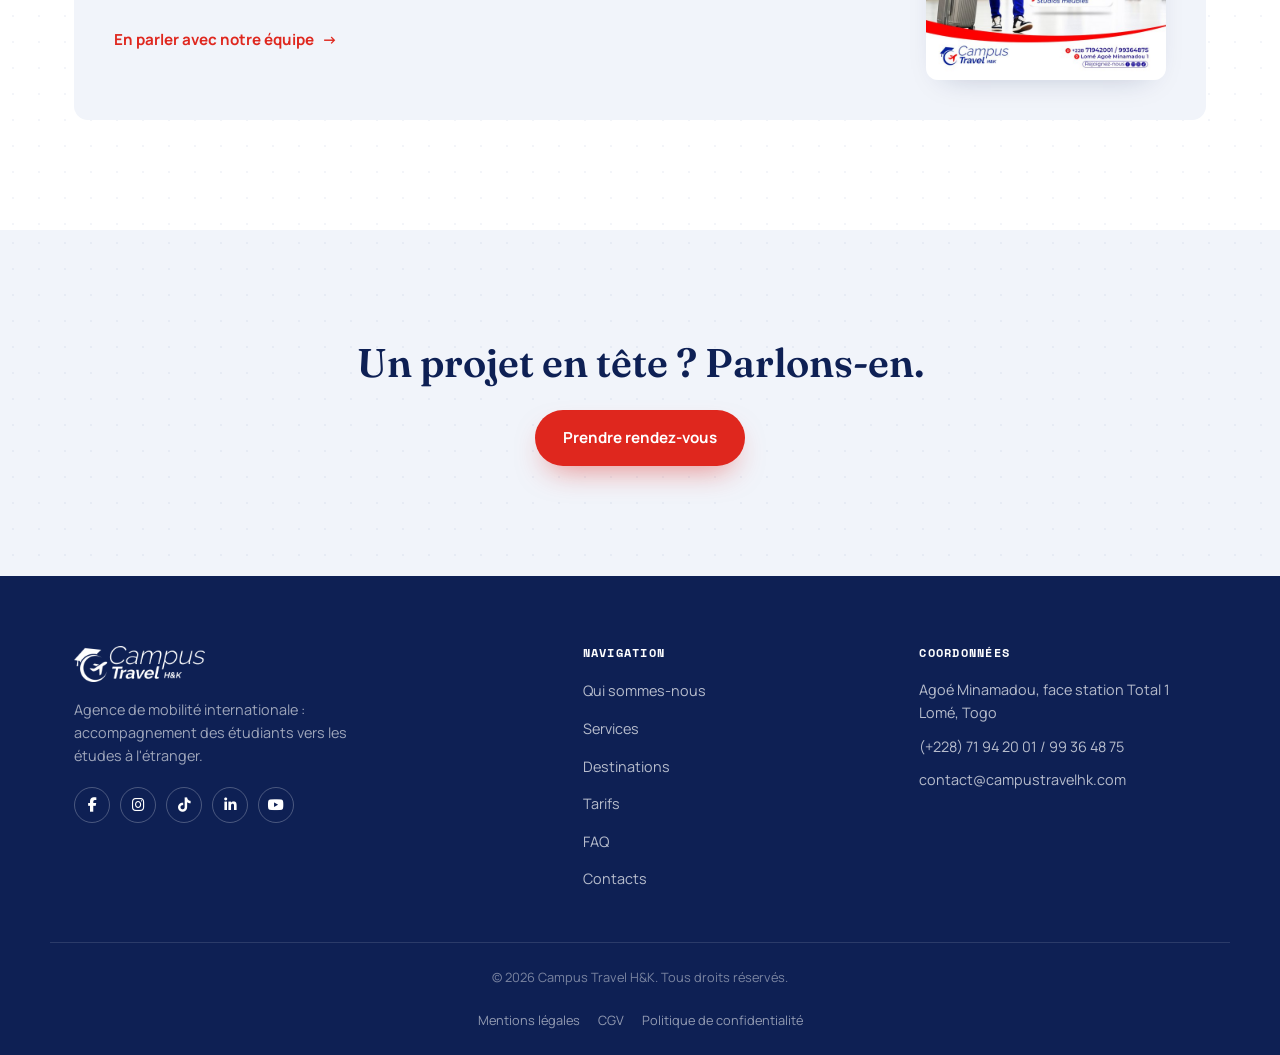
<file: services.html>
<!DOCTYPE html>
<html lang="fr">
<head>
<meta charset="UTF-8">
<meta name="viewport" content="width=device-width, initial-scale=1.0">
<title>Nos services · Campus Travel H&amp;K</title>
<meta name="description" content="Orientation académique, dossiers, procédures consulaires, billets d'avion, logement et séjours linguistiques : les 6 services de Campus Travel H&K.">
<meta name="author" content="Campus Travel H&K">

<meta property="og:type" content="website">
<meta property="og:title" content="Nos services · Campus Travel H&K">
<meta property="og:description" content="Un accompagnement complet, de l'orientation académique au jour du départ.">
<meta property="og:image" content="https://campustravelhk.com/assets/og-image.jpg">
<meta property="og:image:width" content="1200">
<meta property="og:image:height" content="630">
<meta property="og:locale" content="fr_FR">

<link rel="icon" type="image/png" href="assets/favicon.png">

<link rel="preconnect" href="https://fonts.googleapis.com">
<link rel="preconnect" href="https://fonts.gstatic.com" crossorigin>
<link href="https://fonts.googleapis.com/css2?family=Fraunces:opsz,wght@9..144,400;9..144,500;9..144,600;9..144,700&family=Manrope:wght@400;500;600;700;800&family=Space+Mono:wght@400;700&family=Caveat:wght@600;700&display=swap" rel="stylesheet">

<link rel="stylesheet" href="https://cdnjs.cloudflare.com/ajax/libs/font-awesome/6.5.1/css/all.min.css" integrity="sha512-DTOQO9RWCH3ppGqcWaEA1BIZOC6xxalwEsw9c2QQeAIftl+Vegovlnee1c9QX4TctnWMn13TZye+giMm8e2LwA==" crossorigin="anonymous" referrerpolicy="no-referrer">
<link rel="stylesheet" href="css/style.css">
</head>
<body>

<a class="skip-link" href="#main">Aller au contenu</a>

<!-- header -->
<header class="site-header" id="siteHeader">
  <div class="wrap header-inner">
    <a href="index.html" class="brand">
      <img src="assets/logo.png" alt="Campus Travel H&amp;K" class="brand-mark" width="150" height="41">
    </a>

    <nav class="main-nav" id="mainNav" aria-label="Navigation principale">
      <ul>
        <li><a href="a-propos.html">Qui sommes-nous</a></li>
        <li><a href="services.html" aria-current="page">Services</a></li>
        <li><a href="destinations.html">Destinations</a></li>
        <li><a href="tarifs.html">Tarifs</a></li>
        <li><a href="faq.html">FAQ</a></li>
        <li><a href="contact.html">Contacts</a></li>
      </ul>
      <a href="contact.html" class="btn btn-primary nav-cta-mobile">Nous contacter</a>
    </nav>

    <div class="header-actions">
      <a href="contact.html" class="btn btn-primary btn-sm">Nous contacter</a>
      <button class="nav-toggle" id="navToggle" aria-expanded="false" aria-controls="mainNav" aria-label="Ouvrir le menu">
        <span></span><span></span><span></span>
      </button>
    </div>
  </div>
</header>

<main id="main">

  <!-- en-tete de page -->
  <section class="page-header">
    <div class="hero-bg" aria-hidden="true">
      <svg class="route-lines" viewBox="0 0 1200 700" preserveAspectRatio="none">
        <path d="M-20,340 C240,300 420,180 640,260 C860,340 980,180 1220,140" />
      </svg>
    </div>
    <i class="page-header-icon fa-solid fa-briefcase" aria-hidden="true"></i>
    <div class="wrap">
      <p class="eyebrow eyebrow-light" data-reveal>Nos services</p>
      <h1 data-reveal>Un accompagnement complet, de A à Z.</h1>
      <p class="page-header-sub" data-reveal>De l'orientation académique jusqu'à votre installation à destination, nous couvrons chaque étape de votre projet.</p>
    </div>
  </section>

  <!-- services -->
  <section class="section">
    <div class="wrap">
      <div class="page-intro">
        <p class="page-intro-text" data-reveal>
          Étudier ou vous installer à l'étranger commence toujours par les bonnes démarches. Voici
          comment nous vous accompagnons, étape par étape, du premier renseignement jusqu'à votre
          installation à destination.
        </p>
        <figure class="page-intro-photo is-square" data-reveal>
          <img src="assets/photos/social-etudier-europe.jpg" alt="Étudiante valise et passeport en main, prête à partir étudier en Europe" loading="lazy" width="600" height="600">
        </figure>
      </div>

      <div class="cards-grid services-grid">
        <article class="card" data-reveal>
          <div class="card-icon" aria-hidden="true"><i class="fa-solid fa-graduation-cap"></i></div>
          <h2>Orientation académique</h2>
          <p>Nous analysons votre profil, vos objectifs et votre budget pour cibler les formations et pays qui vous correspondent réellement.</p>
        </article>
        <article class="card" data-reveal>
          <div class="card-icon" aria-hidden="true"><i class="fa-solid fa-folder-open"></i></div>
          <h2>Constitution de dossiers</h2>
          <p>France, Espagne, Canada, Suisse, Belgique, Irlande : nous préparons et déposons vos dossiers d'admission dans les règles, sans mauvaise surprise.</p>
        </article>
        <article class="card" data-reveal>
          <div class="card-icon" aria-hidden="true"><i class="fa-solid fa-passport"></i></div>
          <h2>Procédures consulaires</h2>
          <p>Visa étudiant, logement, assurance voyage et tourisme : nous suivons chaque étape administrative à vos côtés jusqu'à l'obtention.</p>
        </article>
        <article class="card" data-reveal>
          <div class="card-icon" aria-hidden="true"><i class="fa-solid fa-plane"></i></div>
          <h2>Billets d'avion</h2>
          <p>Réservation et vente de billets d'avion aux meilleures conditions pour votre départ à l'étranger.</p>
        </article>
        <article class="card" data-reveal>
          <div class="card-icon" aria-hidden="true"><i class="fa-solid fa-house-chimney"></i></div>
          <h2>Logement &amp; accueil</h2>
          <p>Réservation de logement à destination et accueil à l'aéroport, pour un atterrissage en toute sérénité.</p>
        </article>
        <article class="card" data-reveal>
          <div class="card-icon" aria-hidden="true"><i class="fa-solid fa-comments"></i></div>
          <h2>Séjours linguistiques</h2>
          <p>Organisation de séjours linguistiques sur mesure pour progresser rapidement avant votre grand départ.</p>
        </article>
      </div>

      <div class="highlight-block" data-reveal>
        <div class="highlight-block-text">
          <p class="eyebrow">Focus logement</p>
          <h2>Besoin d'un logement étudiant à l'étranger ?</h2>
          <p>Nous vous aidons à trouver un logement sûr et adapté à votre budget : résidence universitaire, studio ou colocation, studios meublés.</p>
          <a href="contact.html" class="teaser-link">En parler avec notre équipe</a>
        </div>
        <figure class="highlight-block-photo">
          <img src="assets/photos/social-logement.jpg" alt="Étudiant avec sa valise dans une gare, en recherche de logement à l'étranger" loading="lazy" width="600" height="600">
        </figure>
      </div>
    </div>
  </section>

  <!-- cta -->
  <section class="section section-alt text-center">
    <div class="wrap">
      <h2>Un projet en tête ? Parlons-en.</h2>
      <a href="contact.html" class="btn btn-primary">Prendre rendez-vous</a>
    </div>
  </section>

</main>

<!-- footer -->
<footer class="site-footer">
  <div class="wrap footer-inner">
    <div class="footer-brand">
      <a href="index.html" class="brand brand-footer">
        <img src="assets/logo-white.png" alt="Campus Travel H&amp;K" class="brand-mark brand-mark-footer" width="131" height="36">
      </a>
      <p>Agence de mobilité internationale : accompagnement des étudiants vers les études à l'étranger.</p>
      <div class="social-row">
        <a href="https://www.facebook.com/share/1EqnQUUzoS/" aria-label="Facebook" class="social-icon" target="_blank" rel="noopener"><i class="fa-brands fa-facebook-f" aria-hidden="true"></i></a>
        <a href="https://www.instagram.com/campustravel_hk/" aria-label="Instagram" class="social-icon" target="_blank" rel="noopener"><i class="fa-brands fa-instagram" aria-hidden="true"></i></a>
        <a href="https://www.tiktok.com/@campustravel_hk" aria-label="TikTok" class="social-icon" target="_blank" rel="noopener"><i class="fa-brands fa-tiktok" aria-hidden="true"></i></a>
        <a href="https://www.linkedin.com/company/campus-travel-h-k" aria-label="LinkedIn" class="social-icon" target="_blank" rel="noopener"><i class="fa-brands fa-linkedin-in" aria-hidden="true"></i></a>
        <a href="https://www.youtube.com/@campustravel_hk" aria-label="YouTube" class="social-icon" target="_blank" rel="noopener"><i class="fa-brands fa-youtube" aria-hidden="true"></i></a>
      </div>
    </div>

    <div class="footer-links">
      <h3>Navigation</h3>
      <ul>
        <li><a href="a-propos.html">Qui sommes-nous</a></li>
        <li><a href="services.html">Services</a></li>
        <li><a href="destinations.html">Destinations</a></li>
        <li><a href="tarifs.html">Tarifs</a></li>
        <li><a href="faq.html">FAQ</a></li>
        <li><a href="contact.html">Contacts</a></li>
      </ul>
    </div>

    <div class="footer-contact">
      <h3>Coordonnées</h3>
      <p>Agoé Minamadou, face station Total 1<br>Lomé, Togo</p>
      <p><a href="tel:+22871942001">(+228) 71 94 20 01</a> / <a href="tel:+22899364875">99 36 48 75</a></p>
      <p><a href="mailto:contact@campustravelhk.com">contact@campustravelhk.com</a></p>
    </div>
  </div>

  <div class="wrap footer-legal">
    <p>© <span id="year"></span> Campus Travel H&amp;K. Tous droits réservés.</p>
    <nav class="footer-legal-nav" aria-label="Mentions légales">
      <a href="mentions-legales.html">Mentions légales</a>
      <a href="cgv.html">CGV</a>
      <a href="confidentialite.html">Politique de confidentialité</a>
    </nav>
  </div>
</footer>

<!-- whatsapp flottant -->
<a class="whatsapp-float" href="https://wa.me/22899364875?text=Bonjour%20Campus%20Travel%20H%26K%2C%20je%20souhaite%20des%20informations%20sur%20mon%20projet%20de%20mobilit%C3%A9%20internationale." target="_blank" rel="noopener" aria-label="Contacter Campus Travel H&K sur WhatsApp">
  <i class="fa-brands fa-whatsapp" aria-hidden="true"></i>
</a>

<script src="js/script.js" defer></script>
</body>
</html>
</file>
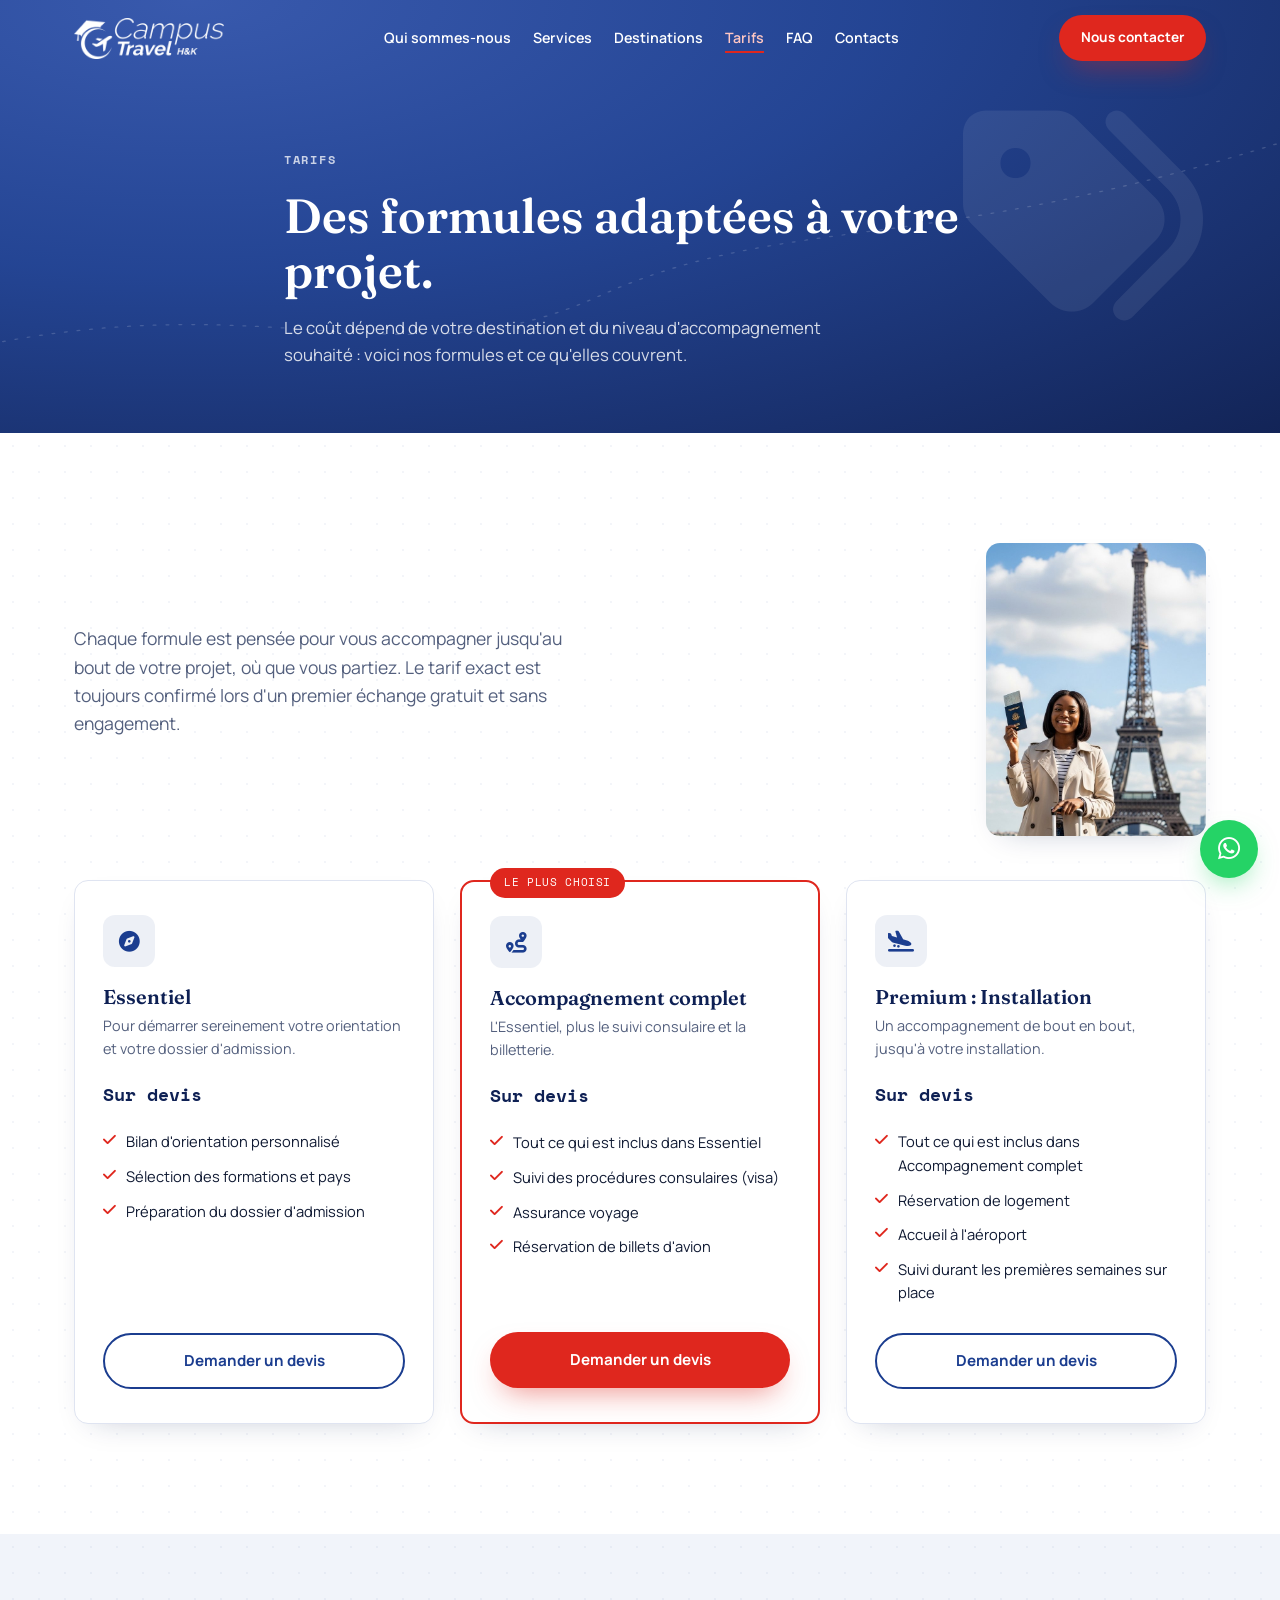
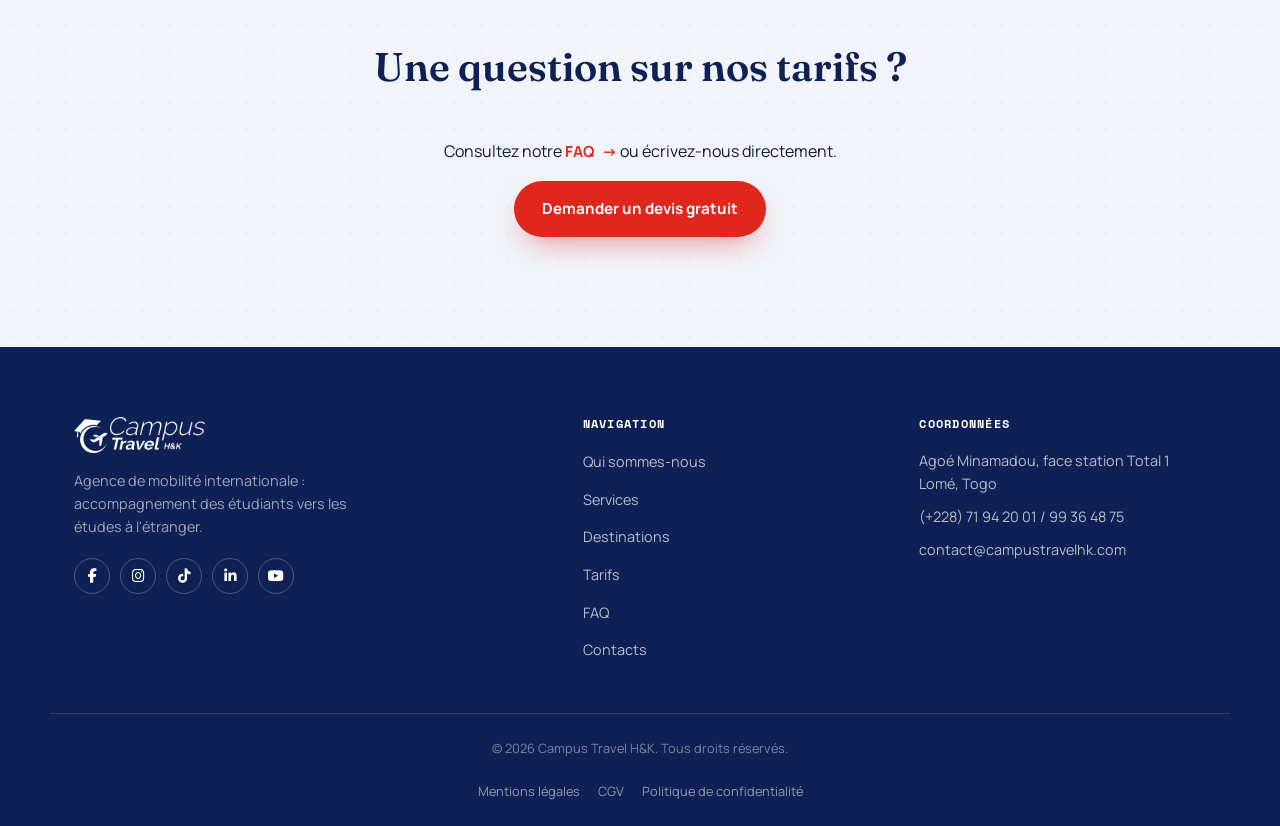
<file: tarifs.html>
<!DOCTYPE html>
<html lang="fr">
<head>
<meta charset="UTF-8">
<meta name="viewport" content="width=device-width, initial-scale=1.0">
<title>Tarifs · Campus Travel H&amp;K</title>
<meta name="description" content="Découvrez les formules d'accompagnement de Campus Travel H&K : orientation, dossier et visa, ou accompagnement complet jusqu'à l'installation. Devis gratuit.">
<meta name="author" content="Campus Travel H&K">

<meta property="og:type" content="website">
<meta property="og:title" content="Tarifs · Campus Travel H&K">
<meta property="og:description" content="Des formules adaptées à votre projet de mobilité internationale.">
<meta property="og:image" content="https://campustravelhk.com/assets/og-image.jpg">
<meta property="og:image:width" content="1200">
<meta property="og:image:height" content="630">
<meta property="og:locale" content="fr_FR">

<link rel="icon" type="image/png" href="assets/favicon.png">

<link rel="preconnect" href="https://fonts.googleapis.com">
<link rel="preconnect" href="https://fonts.gstatic.com" crossorigin>
<link href="https://fonts.googleapis.com/css2?family=Fraunces:opsz,wght@9..144,400;9..144,500;9..144,600;9..144,700&family=Manrope:wght@400;500;600;700;800&family=Space+Mono:wght@400;700&family=Caveat:wght@600;700&display=swap" rel="stylesheet">

<link rel="stylesheet" href="https://cdnjs.cloudflare.com/ajax/libs/font-awesome/6.5.1/css/all.min.css" integrity="sha512-DTOQO9RWCH3ppGqcWaEA1BIZOC6xxalwEsw9c2QQeAIftl+Vegovlnee1c9QX4TctnWMn13TZye+giMm8e2LwA==" crossorigin="anonymous" referrerpolicy="no-referrer">
<link rel="stylesheet" href="css/style.css">
</head>
<body>

<a class="skip-link" href="#main">Aller au contenu</a>

<!-- header -->
<header class="site-header" id="siteHeader">
  <div class="wrap header-inner">
    <a href="index.html" class="brand">
      <img src="assets/logo.png" alt="Campus Travel H&amp;K" class="brand-mark" width="150" height="41">
    </a>

    <nav class="main-nav" id="mainNav" aria-label="Navigation principale">
      <ul>
        <li><a href="a-propos.html">Qui sommes-nous</a></li>
        <li><a href="services.html">Services</a></li>
        <li><a href="destinations.html">Destinations</a></li>
        <li><a href="tarifs.html" aria-current="page">Tarifs</a></li>
        <li><a href="faq.html">FAQ</a></li>
        <li><a href="contact.html">Contacts</a></li>
      </ul>
      <a href="contact.html" class="btn btn-primary nav-cta-mobile">Nous contacter</a>
    </nav>

    <div class="header-actions">
      <a href="contact.html" class="btn btn-primary btn-sm">Nous contacter</a>
      <button class="nav-toggle" id="navToggle" aria-expanded="false" aria-controls="mainNav" aria-label="Ouvrir le menu">
        <span></span><span></span><span></span>
      </button>
    </div>
  </div>
</header>

<main id="main">

  <!-- en-tete de page -->
  <section class="page-header">
    <div class="hero-bg" aria-hidden="true">
      <svg class="route-lines" viewBox="0 0 1200 700" preserveAspectRatio="none">
        <path d="M-20,560 C260,460 380,620 560,480 C740,340 860,420 1220,220" />
      </svg>
    </div>
    <i class="page-header-icon fa-solid fa-tags" aria-hidden="true"></i>
    <div class="wrap">
      <p class="eyebrow eyebrow-light" data-reveal>Tarifs</p>
      <h1 data-reveal>Des formules adaptées à votre projet.</h1>
      <p class="page-header-sub" data-reveal>Le coût dépend de votre destination et du niveau d'accompagnement souhaité : voici nos formules et ce qu'elles couvrent.</p>
    </div>
  </section>

  <!-- formules -->
  <section class="section">
    <div class="wrap">
      <div class="page-intro">
        <p class="page-intro-text" data-reveal>
          Chaque formule est pensée pour vous accompagner jusqu'au bout de votre projet, où que vous
          partiez. Le tarif exact est toujours confirmé lors d'un premier échange gratuit et sans
          engagement.
        </p>
        <figure class="page-intro-photo" data-reveal>
          <img src="assets/photos/apropos-vision.jpg" alt="Voyageuse valise et passeport en main devant la tour Eiffel" loading="lazy" width="700" height="1283">
        </figure>
      </div>

      <div class="pricing-grid">
        <article class="price-card" data-reveal>
          <div class="price-icon" aria-hidden="true"><i class="fa-solid fa-compass"></i></div>
          <h2>Essentiel</h2>
          <p class="price-tagline">Pour démarrer sereinement votre orientation et votre dossier d'admission.</p>
          <p class="price-amount">Sur devis</p>
          <ul class="price-features">
            <li><i class="fa-solid fa-check" aria-hidden="true"></i> Bilan d'orientation personnalisé</li>
            <li><i class="fa-solid fa-check" aria-hidden="true"></i> Sélection des formations et pays</li>
            <li><i class="fa-solid fa-check" aria-hidden="true"></i> Préparation du dossier d'admission</li>
          </ul>
          <a href="contact.html" class="btn btn-outline-navy">Demander un devis</a>
        </article>

        <article class="price-card price-card-featured" data-reveal>
          <span class="price-badge">Le plus choisi</span>
          <div class="price-icon" aria-hidden="true"><i class="fa-solid fa-route"></i></div>
          <h2>Accompagnement complet</h2>
          <p class="price-tagline">L'Essentiel, plus le suivi consulaire et la billetterie.</p>
          <p class="price-amount">Sur devis</p>
          <ul class="price-features">
            <li><i class="fa-solid fa-check" aria-hidden="true"></i> Tout ce qui est inclus dans Essentiel</li>
            <li><i class="fa-solid fa-check" aria-hidden="true"></i> Suivi des procédures consulaires (visa)</li>
            <li><i class="fa-solid fa-check" aria-hidden="true"></i> Assurance voyage</li>
            <li><i class="fa-solid fa-check" aria-hidden="true"></i> Réservation de billets d'avion</li>
          </ul>
          <a href="contact.html" class="btn btn-primary">Demander un devis</a>
        </article>

        <article class="price-card" data-reveal>
          <div class="price-icon" aria-hidden="true"><i class="fa-solid fa-plane-arrival"></i></div>
          <h2>Premium : Installation</h2>
          <p class="price-tagline">Un accompagnement de bout en bout, jusqu'à votre installation.</p>
          <p class="price-amount">Sur devis</p>
          <ul class="price-features">
            <li><i class="fa-solid fa-check" aria-hidden="true"></i> Tout ce qui est inclus dans Accompagnement complet</li>
            <li><i class="fa-solid fa-check" aria-hidden="true"></i> Réservation de logement</li>
            <li><i class="fa-solid fa-check" aria-hidden="true"></i> Accueil à l'aéroport</li>
            <li><i class="fa-solid fa-check" aria-hidden="true"></i> Suivi durant les premières semaines sur place</li>
          </ul>
          <a href="contact.html" class="btn btn-outline-navy">Demander un devis</a>
        </article>
      </div>
    </div>
  </section>

  <!-- cta -->
  <section class="section section-alt text-center">
    <div class="wrap">
      <h2>Une question sur nos tarifs ?</h2>
      <p>Consultez notre <a href="faq.html" class="teaser-link">FAQ</a> ou écrivez-nous directement.</p>
      <a href="contact.html" class="btn btn-primary">Demander un devis gratuit</a>
    </div>
  </section>

</main>

<!-- footer -->
<footer class="site-footer">
  <div class="wrap footer-inner">
    <div class="footer-brand">
      <a href="index.html" class="brand brand-footer">
        <img src="assets/logo-white.png" alt="Campus Travel H&amp;K" class="brand-mark brand-mark-footer" width="131" height="36">
      </a>
      <p>Agence de mobilité internationale : accompagnement des étudiants vers les études à l'étranger.</p>
      <div class="social-row">
        <a href="https://www.facebook.com/share/1EqnQUUzoS/" aria-label="Facebook" class="social-icon" target="_blank" rel="noopener"><i class="fa-brands fa-facebook-f" aria-hidden="true"></i></a>
        <a href="https://www.instagram.com/campustravel_hk/" aria-label="Instagram" class="social-icon" target="_blank" rel="noopener"><i class="fa-brands fa-instagram" aria-hidden="true"></i></a>
        <a href="https://www.tiktok.com/@campustravel_hk" aria-label="TikTok" class="social-icon" target="_blank" rel="noopener"><i class="fa-brands fa-tiktok" aria-hidden="true"></i></a>
        <a href="https://www.linkedin.com/company/campus-travel-h-k" aria-label="LinkedIn" class="social-icon" target="_blank" rel="noopener"><i class="fa-brands fa-linkedin-in" aria-hidden="true"></i></a>
        <a href="https://www.youtube.com/@campustravel_hk" aria-label="YouTube" class="social-icon" target="_blank" rel="noopener"><i class="fa-brands fa-youtube" aria-hidden="true"></i></a>
      </div>
    </div>

    <div class="footer-links">
      <h3>Navigation</h3>
      <ul>
        <li><a href="a-propos.html">Qui sommes-nous</a></li>
        <li><a href="services.html">Services</a></li>
        <li><a href="destinations.html">Destinations</a></li>
        <li><a href="tarifs.html">Tarifs</a></li>
        <li><a href="faq.html">FAQ</a></li>
        <li><a href="contact.html">Contacts</a></li>
      </ul>
    </div>

    <div class="footer-contact">
      <h3>Coordonnées</h3>
      <p>Agoé Minamadou, face station Total 1<br>Lomé, Togo</p>
      <p><a href="tel:+22871942001">(+228) 71 94 20 01</a> / <a href="tel:+22899364875">99 36 48 75</a></p>
      <p><a href="mailto:contact@campustravelhk.com">contact@campustravelhk.com</a></p>
    </div>
  </div>

  <div class="wrap footer-legal">
    <p>© <span id="year"></span> Campus Travel H&amp;K. Tous droits réservés.</p>
    <nav class="footer-legal-nav" aria-label="Mentions légales">
      <a href="mentions-legales.html">Mentions légales</a>
      <a href="cgv.html">CGV</a>
      <a href="confidentialite.html">Politique de confidentialité</a>
    </nav>
  </div>
</footer>

<!-- whatsapp flottant -->
<a class="whatsapp-float" href="https://wa.me/22899364875?text=Bonjour%20Campus%20Travel%20H%26K%2C%20je%20souhaite%20des%20informations%20sur%20mon%20projet%20de%20mobilit%C3%A9%20internationale." target="_blank" rel="noopener" aria-label="Contacter Campus Travel H&K sur WhatsApp">
  <i class="fa-brands fa-whatsapp" aria-hidden="true"></i>
</a>

<script src="js/script.js" defer></script>
</body>
</html>
</file>
<file: css/style.css>
/* ==========================================================================
   Campus Travel H&K : feuille de style
   Direction : "carte d'embarquement / tableau des départs", navy + rouge,
   Fraunces (titres) / Manrope (texte) / Space Mono (codes, chiffres) / Caveat (accent script)
   ========================================================================== */

:root{
  --navy:        #1B3D8F;
  --navy-deep:   #0E2054;
  --navy-soft:   #2C4FA8;
  --red:         #DF271E;
  --red-deep:    #B81E16;
  --white:       #FFFFFF;
  --mist:        #F1F4FA;
  --ink:         #101A33;
  --muted:       #54607E;
  --line:        #DFE4F1;

  --font-display: "Fraunces", "Georgia", serif;
  --font-body: "Manrope", "Segoe UI", sans-serif;
  --font-mono: "Space Mono", ui-monospace, monospace;
  --font-script: "Caveat", cursive;

  --container: 1180px;
  --radius: 14px;
  --shadow-soft: 0 20px 45px -25px rgba(14, 32, 84, 0.35);
  --shadow-card: 0 12px 30px -18px rgba(14, 32, 84, 0.28);
}

/* ---------- Reset ---------- */
*, *::before, *::after{ box-sizing: border-box; }
html{ scroll-behavior: smooth; }
body{
  margin: 0;
  font-family: var(--font-body);
  color: var(--ink);
  background: var(--white);
  line-height: 1.6;
  -webkit-font-smoothing: antialiased;
}
img{ max-width: 100%; display: block; }
a{ color: inherit; text-decoration: none; }
ul{ list-style: none; margin: 0; padding: 0; }
h1, h2, h3, h4{ font-family: var(--font-display); font-weight: 600; line-height: 1.15; margin: 0 0 .5em; color: var(--navy-deep); }
p{ margin: 0 0 1em; }
button{ font-family: inherit; }
.wrap{ max-width: var(--container); margin: 0 auto; padding: 0 24px; }
.wrap-narrow{ max-width: 820px; }

.skip-link{
  position: absolute; left: -999px; top: 0; background: var(--navy); color: var(--white);
  padding: 12px 18px; z-index: 999; border-radius: 0 0 8px 0;
}
.skip-link:focus{ left: 0; }

/* Present to screen readers/heading navigation only, removed from visual flow. */
.sr-only{
  position: absolute; width: 1px; height: 1px; padding: 0; margin: -1px;
  overflow: hidden; clip: rect(0,0,0,0); white-space: nowrap; border: 0;
}

@media (prefers-reduced-motion: reduce){
  *{ animation-duration: 0.001ms !important; animation-iteration-count: 1 !important; transition-duration: 0.001ms !important; scroll-behavior: auto !important; }
}

/* ---------- Reveal on scroll ---------- */
[data-reveal]{
  opacity: 0;
  transform: translateY(22px);
  transition: opacity .7s ease, transform .7s ease;
}
[data-reveal].in-view{ opacity: 1; transform: translateY(0); }

/* ---------- Buttons ---------- */
.btn{
  display: inline-flex; align-items: center; justify-content: center; gap: 8px;
  padding: 14px 26px; border-radius: 999px; font-weight: 700; font-size: .95rem;
  border: 2px solid transparent; cursor: pointer; transition: transform .25s ease, box-shadow .25s ease, background .25s ease, border-color .25s ease;
  white-space: nowrap;
}
.btn:hover{ transform: translateY(-2px); }
.btn-primary{ background: var(--red); color: var(--white); box-shadow: 0 14px 30px -12px rgba(223,39,30,.55); }
.btn-primary:hover{ background: var(--red-deep); }
.btn-outline{ border-color: rgba(255,255,255,.6); color: var(--white); }
.btn-outline:hover{ background: rgba(255,255,255,.12); border-color: var(--white); }
.btn-outline-navy{ border-color: var(--navy); color: var(--navy); }
.btn-outline-navy:hover{ background: var(--navy); color: var(--white); }
.btn-sm{ padding: 10px 20px; font-size: .85rem; }
.btn-wide{ width: 100%; }

/* ---------- Header ---------- */
.site-header{
  position: fixed; top: 0; left: 0; right: 0; z-index: 100;
  border-bottom: 1px solid rgba(255,255,255,.35);
  transition: border-color .3s ease, box-shadow .3s ease;
}
/* Blur lives on a pseudo-element rather than the header itself: backdrop-filter
   on the header would create a new containing block and break the fixed-position
   mobile nav panel (it's a descendant of the header). */
.site-header::before{
  content: ""; position: absolute; inset: 0; z-index: -1;
  background: rgba(255,255,255,.55);
  backdrop-filter: blur(18px) saturate(180%);
  -webkit-backdrop-filter: blur(18px) saturate(180%);
  box-shadow: inset 0 1px 0 rgba(255,255,255,.5);
  transition: opacity .3s ease;
}
.site-header.scrolled{ box-shadow: 0 8px 24px -18px rgba(14,32,84,.4); }
.header-inner{
  display: flex; align-items: center; justify-content: space-between; gap: 20px;
  min-height: 76px; flex-wrap: nowrap;
}
.brand{ display: flex; align-items: center; gap: 10px; }
.brand-mark{ flex-shrink: 0; }

/* The header floats transparently over the hero/page-header (no white bar,
   fixed instead of sticky so the navy gradient runs all the way to the top
   edge underneath it) and only becomes a frosted glass bar once scrolled, so
   text stays legible once lighter sections pass underneath it. The white
   logo swap itself is handled in JS (a real image, not a CSS filter). */
.site-header:not(.scrolled){ border-bottom-color: transparent; }
.site-header:not(.scrolled)::before{ opacity: 0; }

.main-nav ul{ display: flex; gap: 22px; flex-wrap: nowrap; }
.main-nav ul a{
  font-size: .89rem; font-weight: 600; color: var(--ink); position: relative; padding: 6px 0;
  white-space: nowrap;
  transition: color .3s ease;
}
.main-nav ul a::after{
  content: ""; position: absolute; left: 0; bottom: 0; width: 0; height: 2px; background: var(--red);
  transition: width .25s ease;
}
@media (min-width: 1025px){
  .site-header:not(.scrolled) .main-nav ul a{ color: var(--white); }
  .site-header:not(.scrolled) .main-nav ul a[aria-current="page"]{ color: #FFC7C3; }
}
.main-nav ul a:hover::after{ width: 100%; }
.main-nav ul a[aria-current="page"]{ color: var(--red); }
.main-nav ul a[aria-current="page"]::after{ width: 100%; }

.header-actions{ display: flex; align-items: center; gap: 16px; }
.nav-cta-mobile{ display: none; }

.nav-toggle{
  display: none; flex-direction: column; align-items: center; justify-content: center; gap: 5px;
  position: relative; width: 46px; height: 46px; padding: 0; cursor: pointer;
  border-radius: 15px;
  border: 1px solid rgba(255,255,255,.35);
  background: rgba(255,255,255,.16);
  -webkit-backdrop-filter: blur(12px) saturate(160%);
  backdrop-filter: blur(12px) saturate(160%);
  box-shadow: 0 8px 24px -12px rgba(14,32,84,.35);
  transition: transform .18s ease, box-shadow .25s ease, background .3s ease, border-color .3s ease;
}
.nav-toggle:active{ transform: scale(.92); }
.nav-toggle span{
  width: 20px; height: 2px; background: var(--navy-deep); border-radius: 2px;
  transition: transform .25s ease, opacity .25s ease, background .25s ease;
}
.nav-toggle[aria-expanded="true"]{
  background: rgba(14,32,84,.35);
  border-color: rgba(255,255,255,.3);
  box-shadow: 0 8px 24px -10px rgba(14,32,84,.5);
}
.nav-toggle[aria-expanded="true"] span{ background: var(--white); }
.nav-toggle[aria-expanded="true"] span:nth-child(1){ transform: translateY(7px) rotate(45deg); }
.nav-toggle[aria-expanded="true"] span:nth-child(2){ opacity: 0; }
.nav-toggle[aria-expanded="true"] span:nth-child(3){ transform: translateY(-7px) rotate(-45deg); }

/* A white-tinted glass panel disappears once the header turns solid white on
   scroll, so give it a navy-tinted glass instead for that state. */
.site-header.scrolled .nav-toggle{
  background: rgba(27,61,143,.09); border-color: rgba(14,32,84,.16);
  box-shadow: 0 6px 16px -10px rgba(14,32,84,.25);
}
.site-header.scrolled .nav-toggle[aria-expanded="true"]{
  background: rgba(14,32,84,.9); border-color: rgba(14,32,84,.9);
}

/* ---------- Hero ---------- */
.hero{
  position: relative;
  background:
    radial-gradient(120% 140% at 15% 0%, rgba(44,79,168,.94) 0%, rgba(27,61,143,.96) 45%, rgba(14,32,84,.98) 100%),
    url("../assets/photos/hero-travel.jpg") center 30%/cover no-repeat;
  color: var(--white);
  overflow: hidden;
  padding-top: 84px;
}
.hero-bg{ position: absolute; inset: 0; overflow: hidden; pointer-events: none; }
.route-lines{ position: absolute; inset: 0; width: 100%; height: 100%; }
.route-lines path{ fill: none; stroke: rgba(255,255,255,.16); stroke-width: 2; stroke-dasharray: 2 10; stroke-linecap: round; }
/* Position and rotation are driven every frame by JS (see js/script.js),
   which moves each plane along an off-screen-to-off-screen SVG Bezier path
   and rotates it to match the path's tangent. top/left stay at 0 here; the
   actual placement is a single transform: translate3d(...) rotate(...) set
   in JS, kept GPU-composited via will-change instead of animating top/left. */
.plane-icon{
  position: absolute; top: 0; left: 0; font-size: 1.4rem; color: rgba(255,255,255,.5);
  will-change: transform;
}
/* Traînée pointillée : 9 points créés/positionnés par JS, un par avion et par
   segment de traînée ; l'opacité de chacun est recalculée chaque frame pour
   s'estomper vers l'arrière (voir js/script.js). */
.plane-trail-dot{
  position: absolute; top: 0; left: 0; width: 4px; height: 4px; border-radius: 50%;
  background: rgba(255,255,255,.7); pointer-events: none; will-change: transform, opacity;
}

.hero-layout{ position: relative; z-index: 2; }
.hero-inner{ padding: 84px 24px 120px; text-align: left; max-width: 760px; }

.hero-visual{ display: block; position: relative; width: 230px; height: 260px; margin: 8px auto 0; }

@media (max-width: 1024px){
  /* The 120px bottom padding above is sized for desktop, where the visual sits
     beside .hero-inner rather than below it. Trim it here since the image now
     stacks directly under the CTA buttons and its own margin handles spacing. */
  .hero-inner{ padding-bottom: 8px; }
  .hero-visual{ left: 44px; top: -14px; }
}

@media (min-width: 1025px){
  .hero-layout{ display: grid; grid-template-columns: 1fr 380px; align-items: center; gap: 20px; }
  .hero-visual{ width: 340px; height: 390px; margin: 0; justify-self: center; }
}

.hero-blob{
  position: absolute; inset: 0;
  width: 100%; height: 100%;
  object-fit: contain;
  filter: drop-shadow(0 22px 32px rgba(0,0,0,.45));
}

.hero-badge{
  position: absolute; z-index: 3; display: flex; flex-direction: column; align-items: center; justify-content: center;
  border-radius: 50%; text-align: center;
  background: rgba(255,255,255,.12);
  backdrop-filter: blur(14px) saturate(150%);
  -webkit-backdrop-filter: blur(14px) saturate(150%);
  border: 1px solid rgba(255,255,255,.28);
  box-shadow: 0 16px 32px -10px rgba(0,0,0,.45);
  color: var(--white);
}
.hero-badge-num{ font-family: var(--font-mono); font-weight: 700; line-height: 1; }
.hero-badge-label{ font-size: .6rem; text-transform: uppercase; letter-spacing: .05em; color: rgba(255,255,255,.78); margin-top: 3px; }

.hero-badge-1{ top: -20px; right: -6px; width: 112px; height: 112px; }
.hero-badge-1 .hero-badge-num{ font-size: 1.7rem; color: #FFC7C3; }
.hero-badge-2{ bottom: 26px; left: -34px; width: 84px; height: 84px; }
.hero-badge-2 .hero-badge-num{ font-size: 1.3rem; }
.hero-badge-3{ bottom: -22px; right: 46px; width: 78px; height: 78px; }
.hero-badge-3 .hero-badge-num{ font-size: 1.25rem; }

.hero-dot{ position: absolute; z-index: 1; border-radius: 50%; background: var(--red); opacity: .8; }
.hero-dot-1{ width: 16px; height: 16px; top: 34px; left: -18px; }
.hero-dot-2{ width: 10px; height: 10px; bottom: 90px; right: -12px; background: #FFC7C3; }
.eyebrow{
  font-family: var(--font-mono); text-transform: uppercase; letter-spacing: .14em; font-size: .78rem;
  color: var(--red); font-weight: 700; margin-bottom: 18px;
}
.eyebrow-light{ color: rgba(255,255,255,.75); }
.hero h1{
  color: var(--white); font-size: clamp(2.4rem, 5.4vw, 4rem); margin-bottom: .4em; letter-spacing: -.01em;
}
.script-accent{ font-family: inherit; font-style: italic; color: var(--white); font-weight: 700; }
.hero-sub{ font-size: clamp(1.02rem, 1.4vw, 1.18rem); color: rgba(255,255,255,.85); max-width: 560px; margin-bottom: 1.8em; }
.hero-cta{ display: flex; flex-wrap: wrap; gap: 16px; }

.departure-board{
  position: relative; z-index: 2; background: var(--navy-deep);
  border-top: 1px solid rgba(255,255,255,.12); box-shadow: inset 0 1px 0 rgba(255,255,255,.06), inset 0 -8px 16px -12px rgba(0,0,0,.5);
  overflow: hidden; padding: 17px 0;
  -webkit-mask-image: linear-gradient(to right, transparent 0, #000 64px, #000 calc(100% - 64px), transparent 100%);
  mask-image: linear-gradient(to right, transparent 0, #000 64px, #000 calc(100% - 64px), transparent 100%);
}
.departure-track{
  display: flex; gap: 44px; white-space: nowrap; width: max-content;
  font-family: var(--font-mono); font-size: .82rem; letter-spacing: .12em;
  animation: ticker 28s linear infinite;
}
.departure-track span{
  display: inline-flex; align-items: center; gap: 10px;
  color: #FFC875; text-shadow: 0 0 12px rgba(255,178,64,.45);
}
@keyframes ticker{ from{ transform: translateX(0); } to{ transform: translateX(-50%); } }

/* ---------- Page header (bannière compacte des pages internes) ---------- */
.page-header{
  position: relative; overflow: hidden; color: var(--white);
  background: radial-gradient(120% 140% at 15% 0%, rgba(44,79,168,.94) 0%, rgba(27,61,143,.96) 45%, rgba(14,32,84,.98) 100%);
  padding: 150px 0 64px;
}
.page-header .wrap{ position: relative; z-index: 2; max-width: 760px; }
.page-header-icon{
  position: absolute; top: 50%; right: 6%; transform: translateY(-50%);
  font-size: 15rem; color: rgba(255,255,255,.08); line-height: 1; pointer-events: none; z-index: 1;
}

@media (max-width: 900px){
  .page-header-icon{ font-size: 9rem; top: 6%; right: -8%; transform: none; }
}
@media (max-width: 560px){
  .page-header-icon{ font-size: 7rem; }
}
.page-header h1{ color: var(--white); font-size: clamp(2rem, 4.4vw, 3rem); margin-bottom: .35em; }
.page-header-sub{ color: rgba(255,255,255,.82); font-size: 1.05rem; max-width: 560px; margin: 0; }

@media (max-width: 760px){
  .page-header{ padding: 120px 0 48px; }
}

/* ---------- Sections ---------- */
.section{
  padding: 110px 0;
  background-image: radial-gradient(rgba(27,61,143,.05) 1px, transparent 1px);
  background-size: 26px 26px;
}
.section-alt{ background-color: var(--mist); }
.section-tight{ padding: 48px 0 0; }
.promo-banner{ width: 100%; height: auto; border-radius: var(--radius); box-shadow: var(--shadow-card); }
.promo-banner-block{ margin: 60px 0 0; }
.promo-banner-block .eyebrow{ margin-bottom: 14px; }
.section-dark{
  background-color: var(--navy-deep); color: rgba(255,255,255,.9);
  background-image: radial-gradient(rgba(255,255,255,.06) 1px, transparent 1px);
}
.section-dark .eyebrow{ color: rgba(255,255,255,.6); }
.h-light{ color: var(--white); }
.section h2{
  font-size: clamp(1.8rem, 3.2vw, 2.5rem); max-width: 680px; margin-bottom: .6em;
}
.section > .wrap > .eyebrow{ margin-bottom: 14px; }

/* ---------- About ---------- */
.about-photo{
  margin-top: 32px; border-radius: var(--radius); overflow: hidden; box-shadow: var(--shadow-card);
  aspect-ratio: 21 / 8;
}
.about-photo img{ width: 100%; height: 100%; object-fit: cover; object-position: center 15%; }
.about-grid{ display: grid; grid-template-columns: 1.4fr 1fr; gap: 60px; margin-top: 40px; align-items: start; position: relative; }
.about-text p{ color: var(--muted); font-size: 1.05rem; }
.values-list{ display: flex; flex-direction: column; gap: 4px; }
.values-list li{
  display: flex; align-items: center; gap: 16px; font-family: var(--font-display); font-size: 1.1rem;
  color: var(--navy-deep); font-weight: 600; padding: 14px 4px; border-bottom: 1px solid var(--line);
  transition: padding-left .25s ease, border-color .25s ease;
}
.values-list li:first-child{ border-top: 1px solid var(--line); }
.values-list li:hover{ padding-left: 10px; border-color: var(--red); }
.value-num{
  font-family: var(--font-mono); font-size: .74rem; color: var(--red); font-weight: 700;
  display: inline-flex; align-items: center; justify-content: center;
  width: 30px; height: 30px; border-radius: 50%; border: 1px solid rgba(223,39,30,.35); flex-shrink: 0;
}

/* ---------- Cards grids ---------- */
.cards-grid{ display: grid; grid-template-columns: repeat(3, 1fr); gap: 26px; margin-top: 44px; }

.card{
  background: var(--white); border: 1px solid var(--line); border-top: 3px solid transparent; border-radius: var(--radius);
  padding: 32px 28px; box-shadow: var(--shadow-card);
  transition: transform .3s ease, box-shadow .3s ease, border-top-color .3s ease;
}
.card:hover{ transform: translateY(-6px); box-shadow: 0 22px 45px -20px rgba(14,32,84,.32); border-top-color: var(--red); }
.card-icon{
  font-size: 1.3rem; color: var(--navy); margin-bottom: 18px; width: 52px; height: 52px; border-radius: 12px;
  background: rgba(27,61,143,.08); display: flex; align-items: center; justify-content: center;
}
.card h2{ font-size: 1.15rem; margin-bottom: .5em; }
.card p{ color: var(--muted); font-size: .95rem; margin-bottom: 0; }

/* ---------- Destinations ---------- */
.dest-card{
  position: relative; background: var(--white); border: 1px solid var(--line); border-radius: var(--radius);
  overflow: hidden; box-shadow: var(--shadow-card); transition: transform .3s ease, box-shadow .3s ease;
}
.dest-card:hover{ transform: translateY(-6px); box-shadow: 0 22px 45px -20px rgba(14,32,84,.32); }
.dest-photo{ position: relative; aspect-ratio: 4 / 3; overflow: hidden; background: var(--mist); }
.dest-photo img{ width: 100%; height: 100%; object-fit: cover; transition: transform .5s ease; }
.dest-card:hover .dest-photo img{ transform: scale(1.07); }
.dest-code{
  position: absolute; top: 12px; right: 12px; font-family: var(--font-mono); font-size: .7rem; letter-spacing: .08em;
  color: var(--white); background: rgba(14,32,84,.62); backdrop-filter: blur(3px);
  padding: 4px 10px; border-radius: 999px;
}
.dest-body{ padding: 22px 22px 26px; }
.dest-body .flag{ margin-bottom: 14px; }
.dest-card h2{ font-size: 1.2rem; margin-bottom: .4em; }
.dest-card p{ color: var(--muted); font-size: .92rem; margin-bottom: 0; }

.flag{ display: inline-block; width: 34px; height: 24px; border-radius: 3px; box-shadow: 0 0 0 1px rgba(0,0,0,.08) inset; object-fit: cover; }
.flag-sm{ width: 18px; height: 13px; border-radius: 2px; flex-shrink: 0; object-fit: cover; }

/* ---------- Comparatif destinations ---------- */
.compare-block{ margin-top: 56px; }
.compare-title{ font-size: 1.3rem; margin-bottom: 20px; }
.table-scroll{
  overflow-x: auto; border: 1px solid var(--line); border-radius: var(--radius);
  box-shadow: var(--shadow-card); background: var(--white);
}
.compare-table{ width: 100%; border-collapse: collapse; min-width: 780px; font-size: .88rem; }
.compare-table th, .compare-table td{ padding: 14px 18px; text-align: left; border-bottom: 1px solid var(--line); }
.compare-table thead th{
  font-family: var(--font-mono); font-size: .68rem; text-transform: uppercase; letter-spacing: .06em;
  color: var(--muted); background: var(--mist); white-space: nowrap;
}
.compare-table tbody th{ font-family: var(--font-display); font-weight: 600; color: var(--navy-deep); white-space: nowrap; }
.compare-table tbody tr:last-child th, .compare-table tbody tr:last-child td{ border-bottom: none; }
.compare-table tbody tr:hover{ background: rgba(27,61,143,.04); }
.compare-footnote{ margin-top: 14px; font-size: .8rem; color: var(--muted); }

/* ---------- Mise en page texte + photo collante (réutilisé sur plusieurs sections) ---------- */
.split-layout{ display: grid; grid-template-columns: 2.15fr 1fr; gap: 48px; align-items: start; }
.text-center + .split-layout{ margin-top: 40px; }
.split-photo{
  margin: 0; border-radius: var(--radius); overflow: hidden; box-shadow: var(--shadow-card);
  aspect-ratio: 3 / 4; position: sticky; top: 100px;
}
.split-photo img{ width: 100%; height: 100%; object-fit: cover; object-position: top center; display: block; }

@media (max-width: 900px){
  .split-layout{ grid-template-columns: 1fr; }
  .split-photo{ position: static; max-width: 320px; aspect-ratio: 3/4; }
}

/* Variante : photo (large, paysage) à gauche, texte à droite. */
.split-layout-reverse{ grid-template-columns: 1fr 1.3fr; }
.split-photo-wide{ aspect-ratio: 4 / 3; }
.split-photo-wide img{ object-position: center 15%; }

@media (max-width: 900px){
  .split-layout-reverse{ grid-template-columns: 1fr; }
  .split-photo-wide{ max-width: none; aspect-ratio: 4/3; }
}

/* ---------- Pourquoi / stat ---------- */

.stats-row{
  margin: 40px 0 56px; display: grid; grid-template-columns: 1.3fr 1fr 1fr; gap: 20px;
}
.stat-tile{
  border: 1px solid rgba(255,255,255,.14); border-radius: var(--radius); padding: 24px 22px;
  background: rgba(255,255,255,.03);
}
.stat-tile-main{ background: rgba(255,255,255,.05); }
.stat-number{
  display: block; font-family: var(--font-mono); font-weight: 700; color: var(--red); line-height: 1;
  margin-bottom: 10px;
}
.stat-tile-main .stat-number{ font-size: clamp(2.6rem, 6vw, 4rem); }
.stat-tile:not(.stat-tile-main) .stat-number{ font-size: clamp(2rem, 4vw, 2.8rem); }
.stat-label{ color: rgba(255,255,255,.75); font-size: .92rem; margin: 0; }

@media (max-width: 640px){
  .stats-row{ grid-template-columns: 1fr; }
}

.reasons-grid{ display: grid; grid-template-columns: repeat(3, 1fr); gap: 34px; }
.reason-num{ font-family: var(--font-mono); color: var(--red); font-size: .85rem; }
.reason h3{ color: var(--white); font-size: 1.1rem; margin: .4em 0; }
.reason p{ color: rgba(255,255,255,.65); font-size: .92rem; }

/* ---------- Pages légales ---------- */
.legal-disclaimer{
  display: block; font-size: .88rem; color: var(--red); line-height: 1.6;
  background: rgba(223,39,30,.06); border: 1px dashed rgba(223,39,30,.4); border-radius: var(--radius);
  padding: 16px 20px; margin: 0 0 40px;
}
.legal-content h2{ font-size: 1.25rem; margin-top: 2em; }
.legal-content h2:first-of-type{ margin-top: 0; }
.legal-content p{ color: var(--muted); }
.legal-content ul{ margin: 0 0 1em; padding-left: 1.3em; color: var(--muted); }
.legal-content ul li{ list-style: disc; margin-bottom: .4em; }
.legal-content strong{ color: var(--ink); }
.testimonial{
  position: relative; background: var(--white); border: 1px solid var(--line); border-radius: var(--radius);
  padding: 36px 30px 30px; box-shadow: var(--shadow-card); margin: 0;
}
.testimonial::before{
  content: "\201C"; position: absolute; top: 4px; left: 22px;
  font-family: var(--font-script); font-size: 3.4rem; color: rgba(223,39,30,.25); line-height: 1;
}
.testimonial p{
  font-family: var(--font-display); font-style: italic; color: var(--navy-deep); font-size: 1.05rem;
  position: relative; z-index: 1;
}
.testimonial footer{
  font-family: var(--font-mono); font-size: .78rem; color: var(--muted);
  display: flex; align-items: center; gap: 10px;
}
.avatar-initials{
  display: inline-flex; align-items: center; justify-content: center;
  width: 30px; height: 30px; border-radius: 50%; flex-shrink: 0;
  background: linear-gradient(155deg, var(--navy-soft), var(--navy-deep));
  color: var(--white); font-family: var(--font-mono); font-size: .68rem; font-weight: 700;
}

/* ---------- FAQ / accordion ---------- */
.accordion{ margin-top: 40px; border-top: 1px solid var(--line); }
.acc-item{ border-bottom: 1px solid var(--line); }
.acc-trigger{
  width: 100%; display: flex; align-items: center; justify-content: space-between; gap: 20px;
  background: none; border: none; text-align: left; padding: 22px 4px; cursor: pointer;
  font-family: var(--font-display); font-size: 1.05rem; font-weight: 600; color: var(--navy-deep);
}
.acc-icon{ font-family: var(--font-mono); font-size: 1.3rem; color: var(--red); transition: transform .3s ease; flex-shrink: 0; }
.acc-trigger[aria-expanded="true"] .acc-icon{ transform: rotate(45deg); }
.acc-panel{
  display: grid; grid-template-rows: 0fr; transition: grid-template-rows .35s ease;
}
.acc-panel > div{ overflow: hidden; min-height: 0; }
.acc-item.open .acc-panel{ grid-template-rows: 1fr; }
.acc-panel p{ color: var(--muted); padding: 0 4px 22px; margin: 0; max-width: 640px; }
.acc-panel p a, .legal-content p a{ color: var(--red); text-decoration: underline; text-underline-offset: 2px; }
.acc-panel p a:hover, .legal-content p a:hover{ color: var(--red-deep); }

/* ---------- Contact ---------- */
.contact-grid{ display: grid; grid-template-columns: 1.2fr 1fr; gap: 60px; margin-top: 44px; align-items: start; }
.contact-form{ background: var(--mist); border: 1px solid var(--line); border-radius: var(--radius); padding: 36px; }
.form-row{ margin-bottom: 18px; }
.form-row-2{ display: grid; grid-template-columns: 1fr 1fr; gap: 18px; }
label{ display: block; font-size: .82rem; font-weight: 700; margin-bottom: 6px; color: var(--navy-deep); }
input, select, textarea{
  width: 100%; padding: 12px 14px; border: 1px solid var(--line); border-radius: 8px;
  font-family: var(--font-body); font-size: .95rem; background: var(--white); color: var(--ink);
  transition: border-color .2s ease, box-shadow .2s ease;
}
select{
  appearance: none; -webkit-appearance: none;
  background-image: url("data:image/svg+xml;utf8,<svg xmlns='http://www.w3.org/2000/svg' viewBox='0 0 20 20' fill='none'><path d='M5 7.5L10 12.5L15 7.5' stroke='%2354607E' stroke-width='1.8' stroke-linecap='round' stroke-linejoin='round'/></svg>");
  background-repeat: no-repeat; background-position: right 14px center; background-size: 18px;
  padding-right: 40px;
}
input:focus, select:focus, textarea:focus{
  outline: none; border-color: var(--navy); box-shadow: 0 0 0 3px rgba(27,61,143,.15);
}
textarea{ resize: vertical; }
.form-note{ font-size: .78rem; color: var(--muted); margin: 14px 0 0; }

.contact-mood-photo{
  margin: 0 0 26px; border-radius: var(--radius); overflow: hidden; box-shadow: var(--shadow-card);
  aspect-ratio: 1 / 1; max-width: 220px;
}
.contact-mood-photo img{ width: 100%; height: 100%; object-fit: cover; display: block; }

.info-list{ display: flex; flex-direction: column; gap: 22px; margin-bottom: 30px; }
.info-list li{ display: flex; flex-direction: column; gap: 4px; }
.info-label{
  display: inline-flex; align-items: center; gap: 7px;
  font-family: var(--font-mono); font-size: .7rem; letter-spacing: .1em; text-transform: uppercase; color: var(--red);
}
.info-label i{ font-size: .85rem; }
.info-list a:hover{ text-decoration: underline; }

.map-embed{ border-radius: var(--radius); overflow: hidden; border: 1px solid var(--line); box-shadow: var(--shadow-card); }
.map-embed iframe{ width: 100%; height: 280px; border: 0; display: block; }

/* ---------- Teasers page d'accueil ---------- */
.teaser-link{
  display: inline-flex; align-items: center; gap: 8px; margin-top: 26px;
  font-weight: 700; font-size: .95rem; color: var(--red);
}
.teaser-link::after{ content: "\2192"; transition: transform .2s ease; }
.teaser-link:hover::after{ transform: translateX(4px); }
.teaser-link-light{ color: var(--white); }

.values-inline{
  display: flex; flex-wrap: wrap; gap: 8px 20px; margin: 6px 0 0;
  font-family: var(--font-mono); font-size: .76rem; text-transform: uppercase; letter-spacing: .06em;
  color: var(--muted);
}
.values-inline span{ position: relative; }
.values-inline span::after{ content: "\00b7"; margin-left: 20px; color: var(--red); }
.values-inline span:last-child::after{ content: none; }

.services-teaser{ display: grid; grid-template-columns: repeat(3, 1fr); gap: 14px; margin-top: 32px; }
.service-chip{
  display: flex; align-items: center; gap: 12px; background: var(--white); border: 1px solid var(--line);
  border-radius: 12px; padding: 16px 16px; box-shadow: var(--shadow-card);
}
.service-chip .chip-icon{ font-size: 1.1rem; color: var(--red); flex-shrink: 0; width: 22px; text-align: center; }
.service-chip .chip-label{ font-weight: 600; font-size: .88rem; color: var(--navy-deep); }

.stat-solo{ max-width: 420px; margin: 36px auto 0; }
.text-center{ text-align: center; }
.text-center h1, .text-center h2, .text-center .page-header-sub{ margin-left: auto; margin-right: auto; }

.pull-quote{ max-width: 700px; margin: 36px auto 0; text-align: center; }
.pull-quote p{
  font-family: var(--font-display); font-style: italic; color: var(--navy-deep);
  font-size: clamp(1.15rem, 2.4vw, 1.5rem); margin-bottom: 20px;
}
.pull-quote footer{
  display: flex; align-items: center; justify-content: center; gap: 10px;
  font-family: var(--font-mono); font-size: .8rem; color: var(--muted);
}

.final-cta{ text-align: center; }
.final-cta h2{ color: var(--white); max-width: 620px; margin: 0 auto .4em; }
.final-cta > .wrap > p{ color: rgba(255,255,255,.75); max-width: 520px; margin: 0 auto 32px; }
.final-cta-buttons{ display: flex; gap: 16px; justify-content: center; flex-wrap: wrap; }
.final-cta-faq{ margin-top: 26px; font-size: .88rem; color: rgba(255,255,255,.6); }
.final-cta-faq a{ color: var(--white); text-decoration: underline; }

.social-gallery{
  display: grid; grid-template-columns: repeat(5, 1fr); gap: 16px; margin-top: 36px;
}
.social-post{
  display: block; aspect-ratio: 1 / 1; border-radius: 12px; overflow: hidden;
  box-shadow: var(--shadow-card);
}
.social-post img{ width: 100%; height: 100%; object-fit: cover; transition: transform .4s ease; }
.social-post:hover img{ transform: scale(1.08); }
.social-gallery-note{ margin-top: 22px; font-size: .88rem; color: var(--muted); }

@media (max-width: 760px){
  .social-gallery{ grid-template-columns: repeat(3, 1fr); }
}
@media (max-width: 460px){
  .social-gallery{ grid-template-columns: repeat(2, 1fr); }
}

@media (max-width: 760px){
  .services-teaser{ grid-template-columns: 1fr 1fr; }
}
@media (max-width: 460px){
  .services-teaser{ grid-template-columns: 1fr; }
}

/* ---------- Intro de page (texte + photo), réutilisé sur plusieurs pages ---------- */
.page-intro{ display: grid; grid-template-columns: 1fr 220px; gap: 40px; align-items: center; }
.page-intro-text{ font-size: 1.1rem; color: var(--muted); max-width: 520px; }
.page-intro-photo{
  margin: 0; border-radius: var(--radius); overflow: hidden; box-shadow: var(--shadow-card);
  aspect-ratio: 3 / 4;
}
.page-intro-photo img{ width: 100%; height: 100%; object-fit: cover; object-position: top center; display: block; }
.page-intro-photo.is-square{ aspect-ratio: 1 / 1; }

@media (max-width: 760px){
  .page-intro{ grid-template-columns: 1fr; }
  .page-intro-photo{ max-width: 220px; }
}

/* ---------- Bloc de mise en avant (texte + photo encadrés), réutilisé sur plusieurs pages ---------- */
.highlight-block{
  display: grid; grid-template-columns: 1fr 240px; gap: 40px; align-items: center;
  background: var(--mist); border-radius: var(--radius); padding: 40px; margin-top: 60px;
}
.highlight-block-text .eyebrow{ margin-bottom: 10px; }
.highlight-block-text h2{ font-size: 1.5rem; margin-bottom: .4em; }
.highlight-block-text p{ color: var(--muted); }
.highlight-block-photo{
  margin: 0; border-radius: 12px; overflow: hidden; box-shadow: var(--shadow-card); aspect-ratio: 1 / 1;
}
.highlight-block-photo img{ width: 100%; height: 100%; object-fit: cover; display: block; }

@media (max-width: 760px){
  .highlight-block{ grid-template-columns: 1fr; padding: 28px; }
  .highlight-block-photo{ max-width: 220px; order: -1; }
}

.pricing-grid{ display: grid; grid-template-columns: repeat(3, 1fr); gap: 26px; margin-top: 44px; align-items: stretch; }
.price-card{
  position: relative; display: flex; flex-direction: column;
  background: var(--white); border: 1px solid var(--line); border-radius: var(--radius);
  padding: 34px 28px; box-shadow: var(--shadow-card); transition: transform .3s ease, box-shadow .3s ease;
}
.price-card:hover{ transform: translateY(-6px); box-shadow: 0 22px 45px -20px rgba(14,32,84,.32); }
.price-card-featured{ border-color: var(--red); border-width: 2px; }
.price-badge{
  position: absolute; top: -14px; left: 28px; background: var(--red); color: var(--white);
  font-family: var(--font-mono); font-size: .68rem; text-transform: uppercase; letter-spacing: .06em;
  padding: 6px 14px; border-radius: 999px;
}
.price-icon{
  font-size: 1.3rem; color: var(--navy); margin-bottom: 18px; width: 52px; height: 52px; border-radius: 12px;
  background: rgba(27,61,143,.08); display: flex; align-items: center; justify-content: center;
}
.price-card h2{ font-size: 1.25rem; margin-bottom: .3em; }
.price-tagline{ color: var(--muted); font-size: .9rem; margin-bottom: 20px; }
.price-amount{ font-family: var(--font-mono); font-weight: 700; color: var(--navy-deep); font-size: 1.1rem; margin-bottom: 22px; }
.price-features{ display: flex; flex-direction: column; gap: 11px; margin-bottom: 28px; flex-grow: 1; }
.price-features li{ display: flex; align-items: flex-start; gap: 10px; font-size: .92rem; color: var(--ink); }
.price-features li i{ color: var(--red); margin-top: 3px; flex-shrink: 0; }
.price-card .btn{ width: 100%; }

@media (max-width: 960px){
  .pricing-grid{ grid-template-columns: 1fr; max-width: 440px; margin-left: auto; margin-right: auto; }
}

/* ---------- Footer ---------- */
.site-footer{ background: var(--navy-deep); color: rgba(255,255,255,.75); padding: 70px 0 0; }
.footer-inner{ display: grid; grid-template-columns: 1.6fr 1fr 1fr; gap: 50px; padding-bottom: 50px; border-bottom: 1px solid rgba(255,255,255,.12); }
.footer-brand p{ font-size: .9rem; color: rgba(255,255,255,.6); margin: 16px 0 20px; max-width: 320px; }
.social-row{ display: flex; gap: 10px; }
.social-icon{
  width: 36px; height: 36px; border-radius: 50%; border: 1px solid rgba(255,255,255,.25);
  display: flex; align-items: center; justify-content: center; font-size: .9rem; color: var(--white);
  transition: background .2s ease, border-color .2s ease;
}
.social-icon:hover{ background: var(--red); border-color: var(--red); }
.footer-links h3, .footer-contact h3{ color: var(--white); font-family: var(--font-mono); font-size: .78rem; letter-spacing: .1em; text-transform: uppercase; margin-bottom: 18px; }
.footer-links ul{ display: flex; flex-direction: column; gap: 12px; }
.footer-links a, .footer-contact a{ font-size: .9rem; color: rgba(255,255,255,.7); }
.footer-links a:hover, .footer-contact a:hover{ color: var(--white); }
.footer-contact p{ font-size: .9rem; color: rgba(255,255,255,.7); margin-bottom: 10px; }
.footer-legal{
  padding: 24px; display: flex; flex-direction: column; align-items: center; gap: 10px;
  text-align: center; font-size: .8rem; color: rgba(255,255,255,.45);
}
.footer-legal-nav{ display: flex; flex-wrap: wrap; justify-content: center; gap: 6px 18px; }
.footer-legal-nav a{ color: rgba(255,255,255,.55); }
.footer-legal-nav a:hover{ color: var(--white); text-decoration: underline; }

/* ---------- Lightbox galerie ---------- */
.social-post{ border: none; padding: 0; background: none; cursor: pointer; font: inherit; }

.lightbox{
  position: fixed; inset: 0; z-index: 300;
  display: flex; align-items: center; justify-content: center;
  background: rgba(10,16,38,.92);
  animation: lightbox-fade .2s ease;
}
.lightbox[hidden]{ display: none; }
@keyframes lightbox-fade{ from{ opacity: 0; } to{ opacity: 1; } }
.lightbox-img{
  max-width: min(560px, 88vw); max-height: 82vh; width: auto; height: auto;
  border-radius: 14px; box-shadow: 0 30px 70px -20px rgba(0,0,0,.6);
}
.lightbox-close, .lightbox-nav{
  position: absolute; display: flex; align-items: center; justify-content: center;
  width: 46px; height: 46px; border-radius: 50%; border: 1px solid rgba(255,255,255,.25);
  background: rgba(255,255,255,.1); color: var(--white); font-size: 1.1rem; cursor: pointer;
  transition: background .2s ease, transform .2s ease;
}
.lightbox-close:hover, .lightbox-nav:hover{ background: rgba(255,255,255,.2); }
.lightbox-close{ top: 22px; right: 22px; }
.lightbox-prev{ left: 18px; top: 50%; transform: translateY(-50%); }
.lightbox-next{ right: 18px; top: 50%; transform: translateY(-50%); }
.lightbox-prev:hover{ transform: translateY(-50%) scale(1.08); }
.lightbox-next:hover{ transform: translateY(-50%) scale(1.08); }

@media (max-width: 640px){
  .lightbox-prev{ left: 8px; }
  .lightbox-next{ right: 8px; }
  .lightbox-close{ top: 14px; right: 14px; }
}

/* ---------- WhatsApp flottant ---------- */
.whatsapp-float{
  position: fixed; right: 22px; bottom: 22px; z-index: 200;
  width: 58px; height: 58px; border-radius: 50%; background: #25D366; color: var(--white);
  display: flex; align-items: center; justify-content: center;
  font-size: 1.6rem;
  box-shadow: 0 12px 28px -10px rgba(37,211,102,.6);
  animation: pulse 2.4s ease-in-out infinite;
}
.whatsapp-float:hover{ transform: scale(1.08); }
@keyframes pulse{ 0%,100%{ box-shadow: 0 12px 28px -10px rgba(37,211,102,.6); } 50%{ box-shadow: 0 12px 28px -6px rgba(37,211,102,.85); } }

/* ==========================================================================
   Responsive
   ========================================================================== */
/* Nav collapses to hamburger well before the desktop nav would wrap (it starts
   wrapping around ~1000px), so this breakpoint covers all tablets safely. */
@media (max-width: 1024px){
  .main-nav{
    position: fixed; top: 70px; right: 24px; left: auto;
    width: min(280px, calc(100vw - 48px)); max-height: calc(100vh - 100px); overflow-y: auto;
    display: flex; flex-direction: column;
    padding: 18px; border-radius: 20px;
    background: rgba(255,255,255,.6);
    -webkit-backdrop-filter: blur(22px) saturate(180%);
    backdrop-filter: blur(22px) saturate(180%);
    border: 1px solid rgba(255,255,255,.5);
    box-shadow: 0 25px 60px -20px rgba(14,32,84,.45);
    transform: scale(.92) translateY(-6px); transform-origin: top right;
    opacity: 0; pointer-events: none;
    transition: opacity .22s ease, transform .22s ease;
  }
  .main-nav.open{ transform: scale(1) translateY(0); opacity: 1; pointer-events: auto; }
  .main-nav ul{ flex-direction: column; gap: 2px; }
  .main-nav ul a{ font-size: 1rem; white-space: normal; display: block; padding: 11px 8px; border-radius: 10px; }
  .main-nav ul a:hover{ background: rgba(27,61,143,.08); }
  .main-nav ul a::after{ display: none; }
  .nav-cta-mobile{ display: inline-flex; margin: 14px 8px 4px; }
  .nav-toggle{ display: flex; }
  .header-actions .btn-sm{ display: none; }
}

@media (max-width: 960px){
  .about-grid, .contact-grid{ grid-template-columns: 1fr; gap: 36px; }
  .cards-grid{ grid-template-columns: repeat(2, 1fr); }
  .reasons-grid{ grid-template-columns: 1fr; gap: 26px; }
  .footer-inner{ grid-template-columns: 1fr 1fr; }
}

@media (max-width: 760px){
  .hero-inner{ padding: 60px 24px 8px; }
  .section{ padding: 76px 0; }
  /* .section-tight has the same specificity as .section above and comes
     first in the file, so without this it gets silently overridden back to
     a full 76px on both sides at this breakpoint. */
  .section-tight{ padding: 36px 0 0; }
  .cards-grid{ grid-template-columns: 1fr; }
  .form-row-2{ grid-template-columns: 1fr; }
  .footer-inner{ grid-template-columns: 1fr; gap: 36px; }
  .about-photo{ aspect-ratio: 4 / 3; }
}

@media (max-width: 420px){
  .header-inner .brand-mark{ width: 120px; height: auto; }
  .btn{ padding: 13px 20px; font-size: .9rem; }
  .departure-track{ gap: 32px; font-size: .74rem; }
}
</file>
